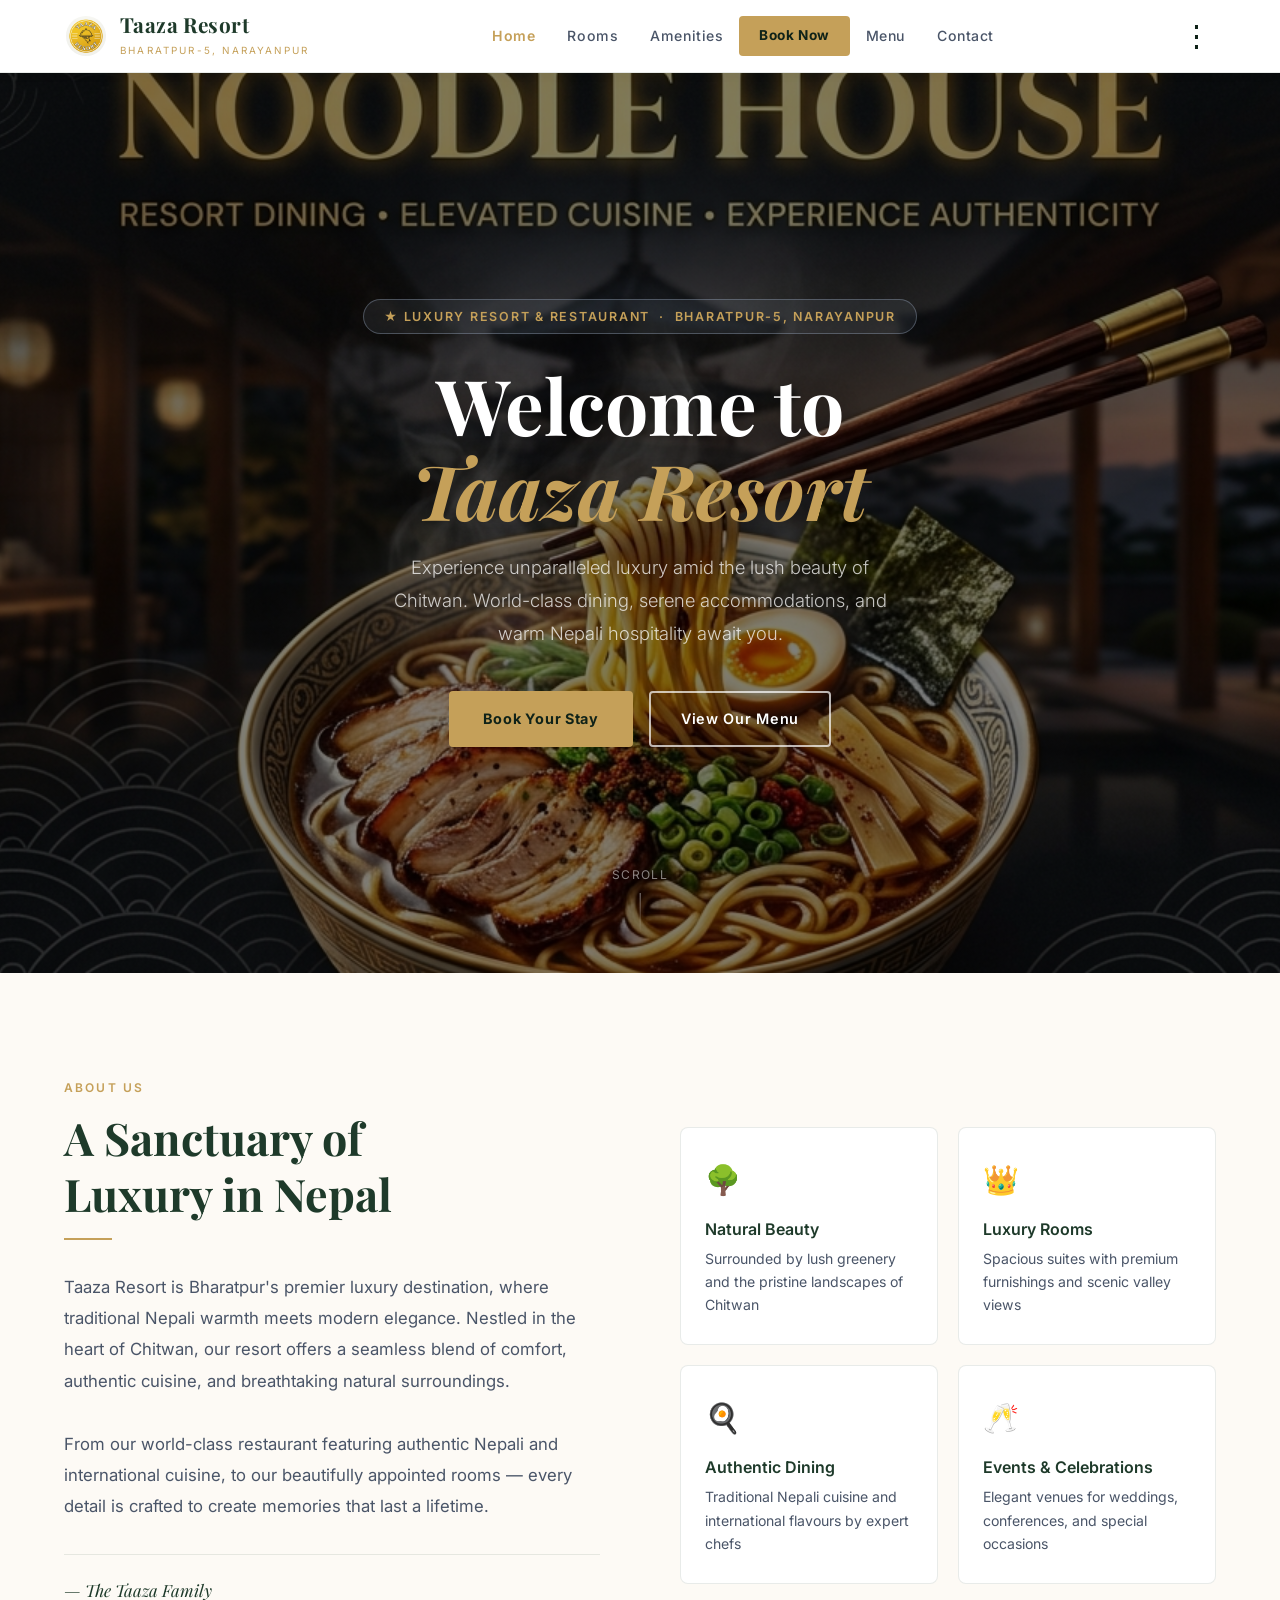
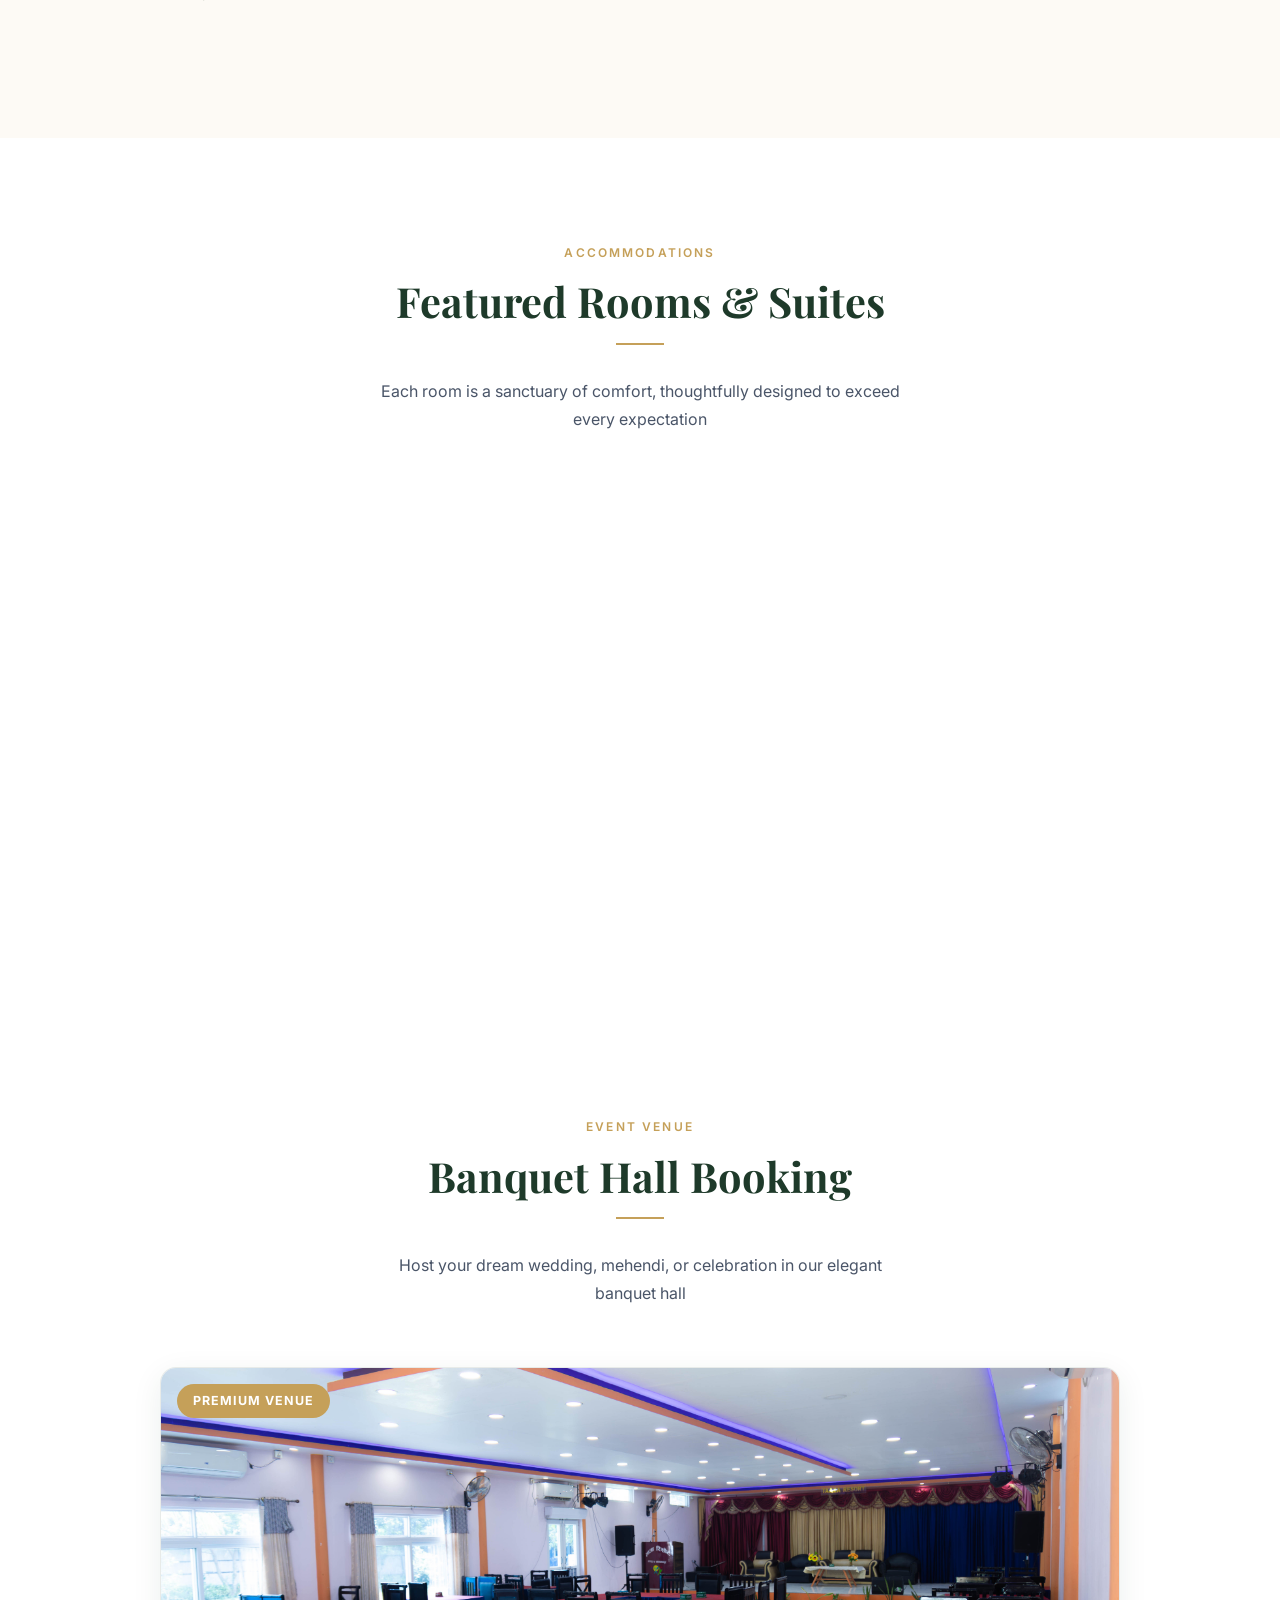
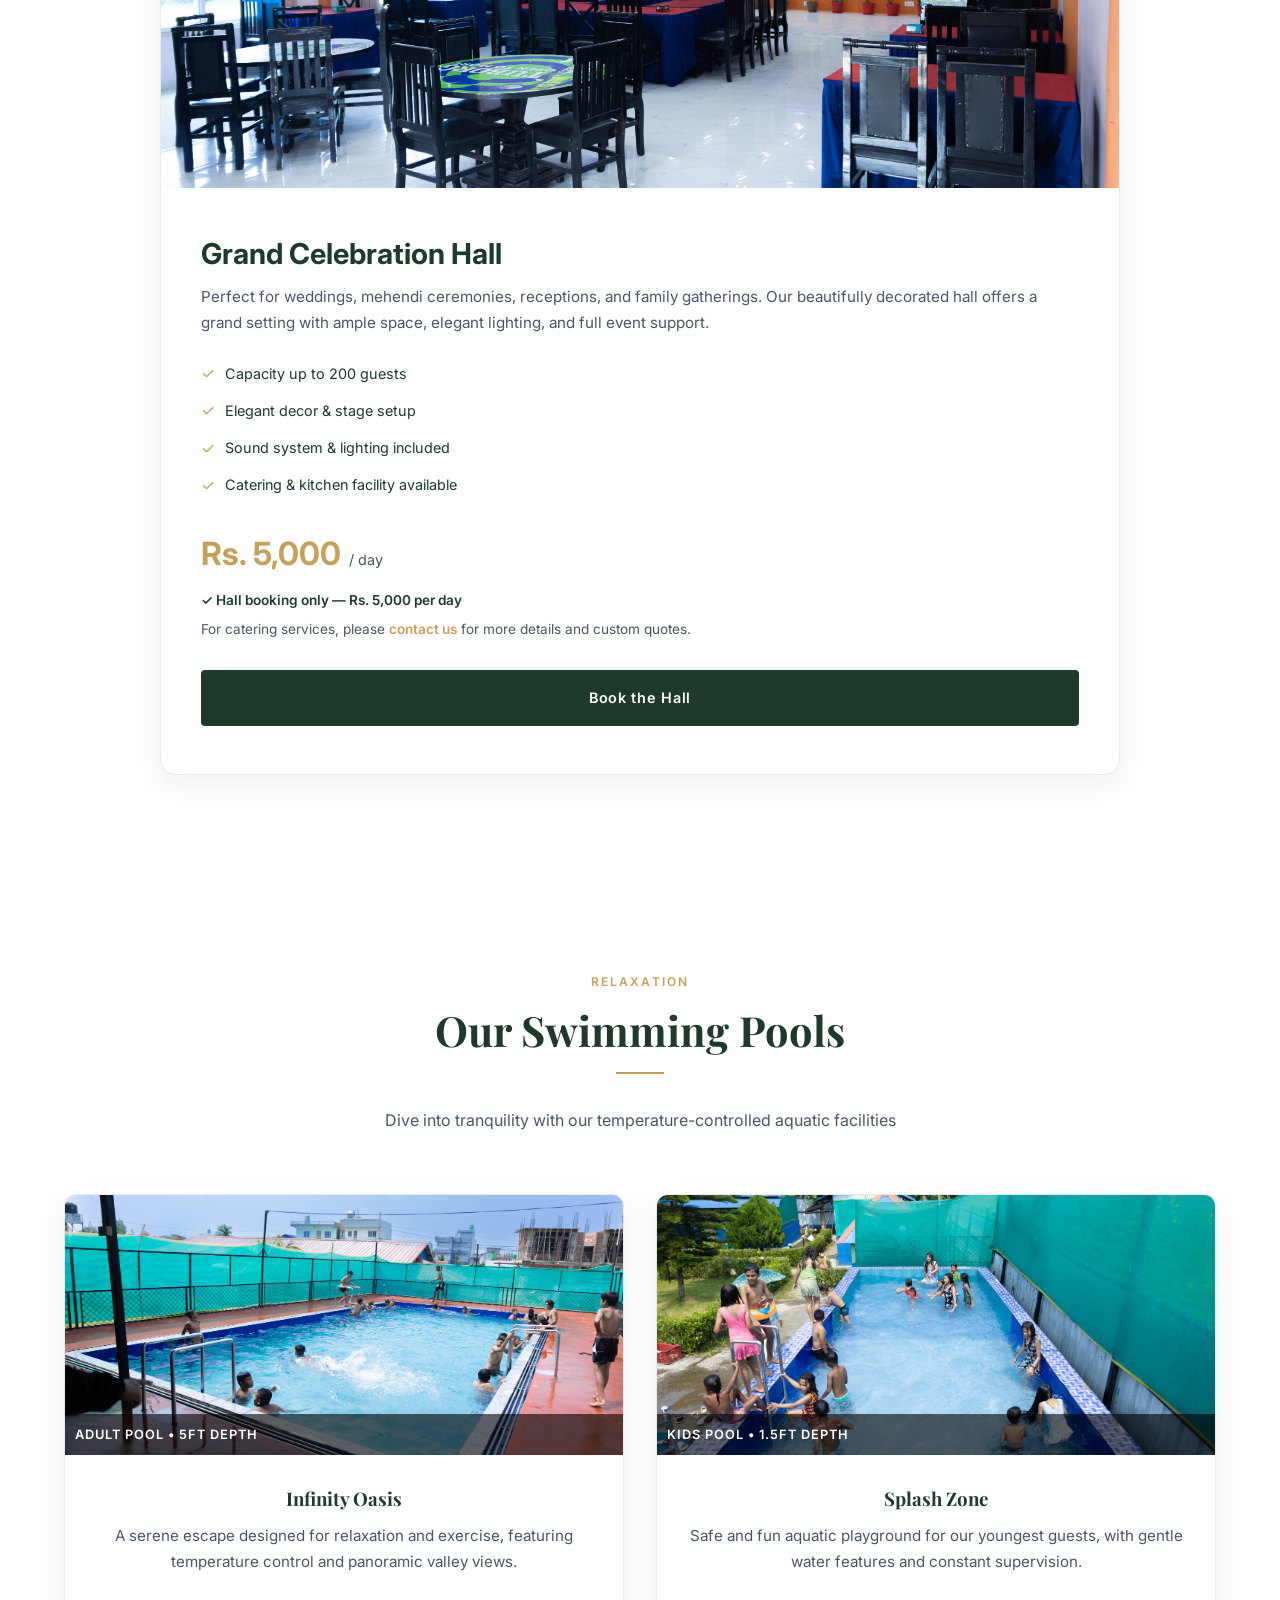
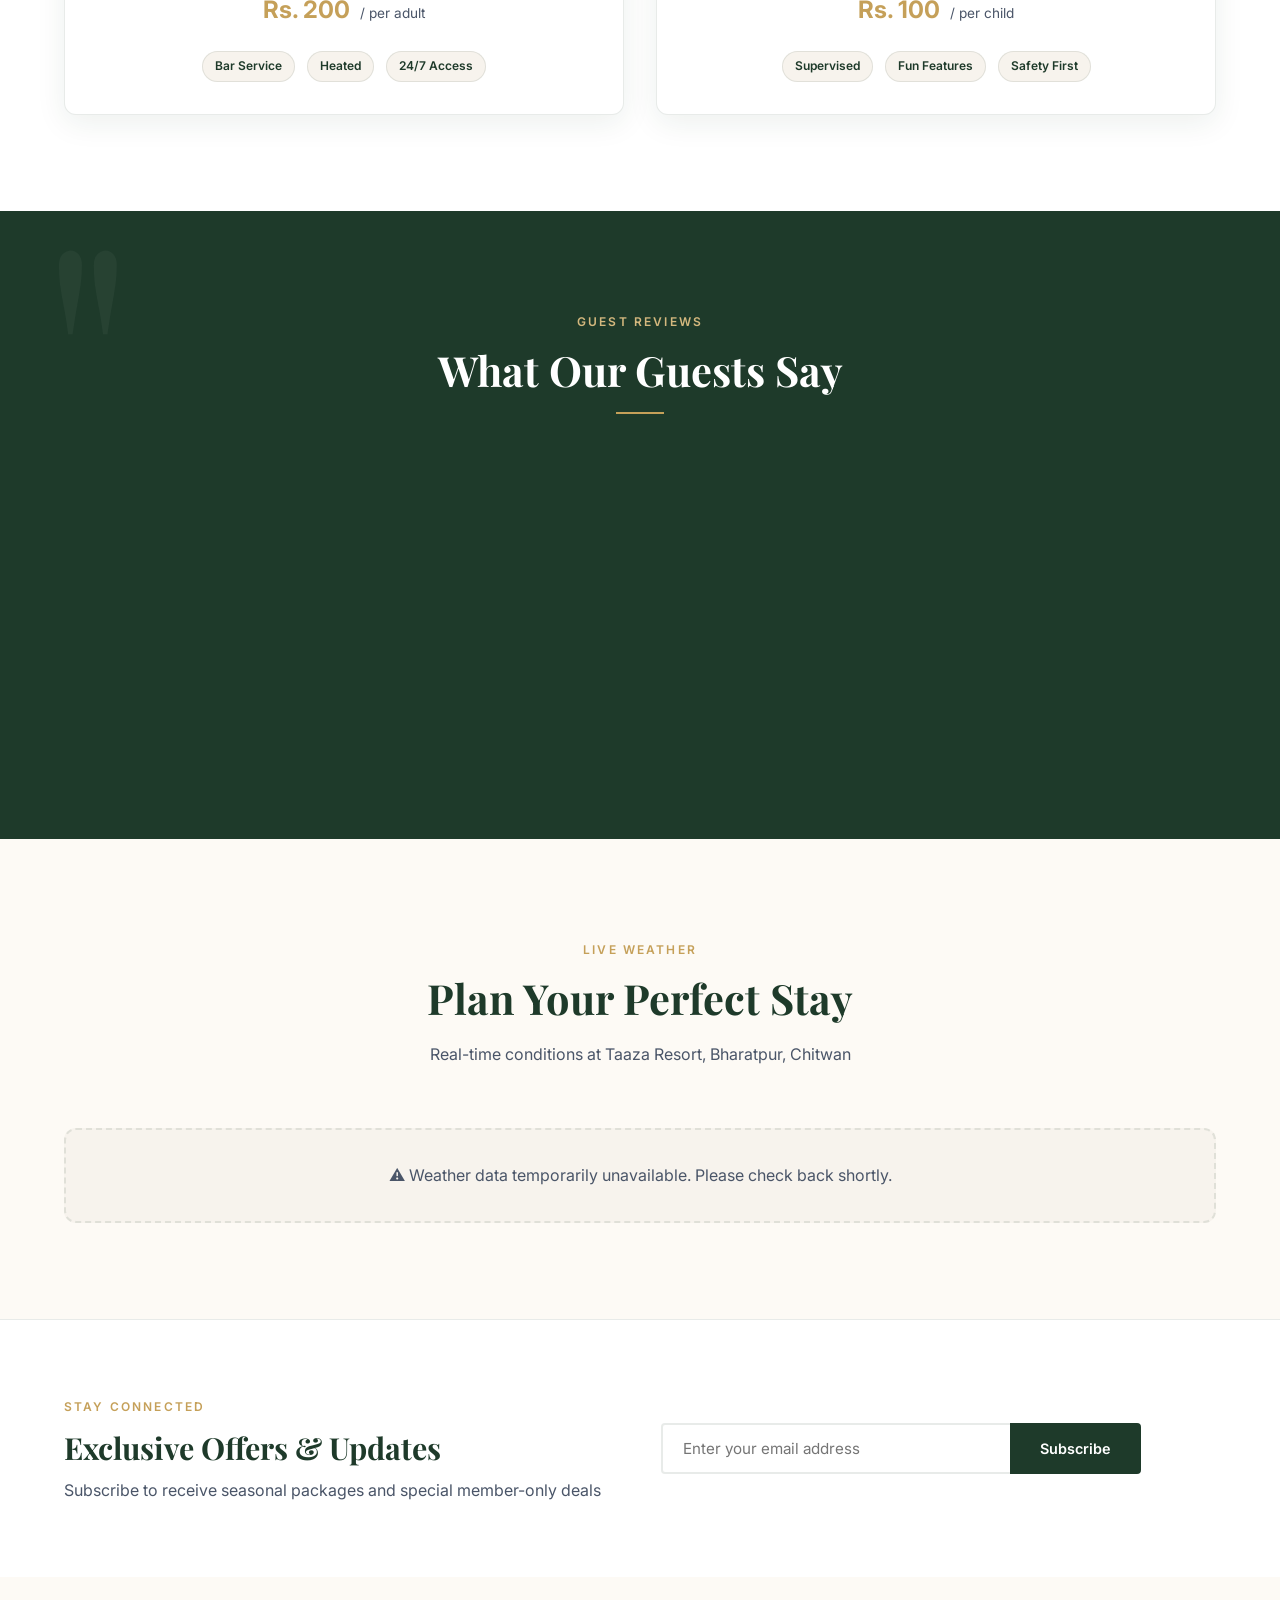
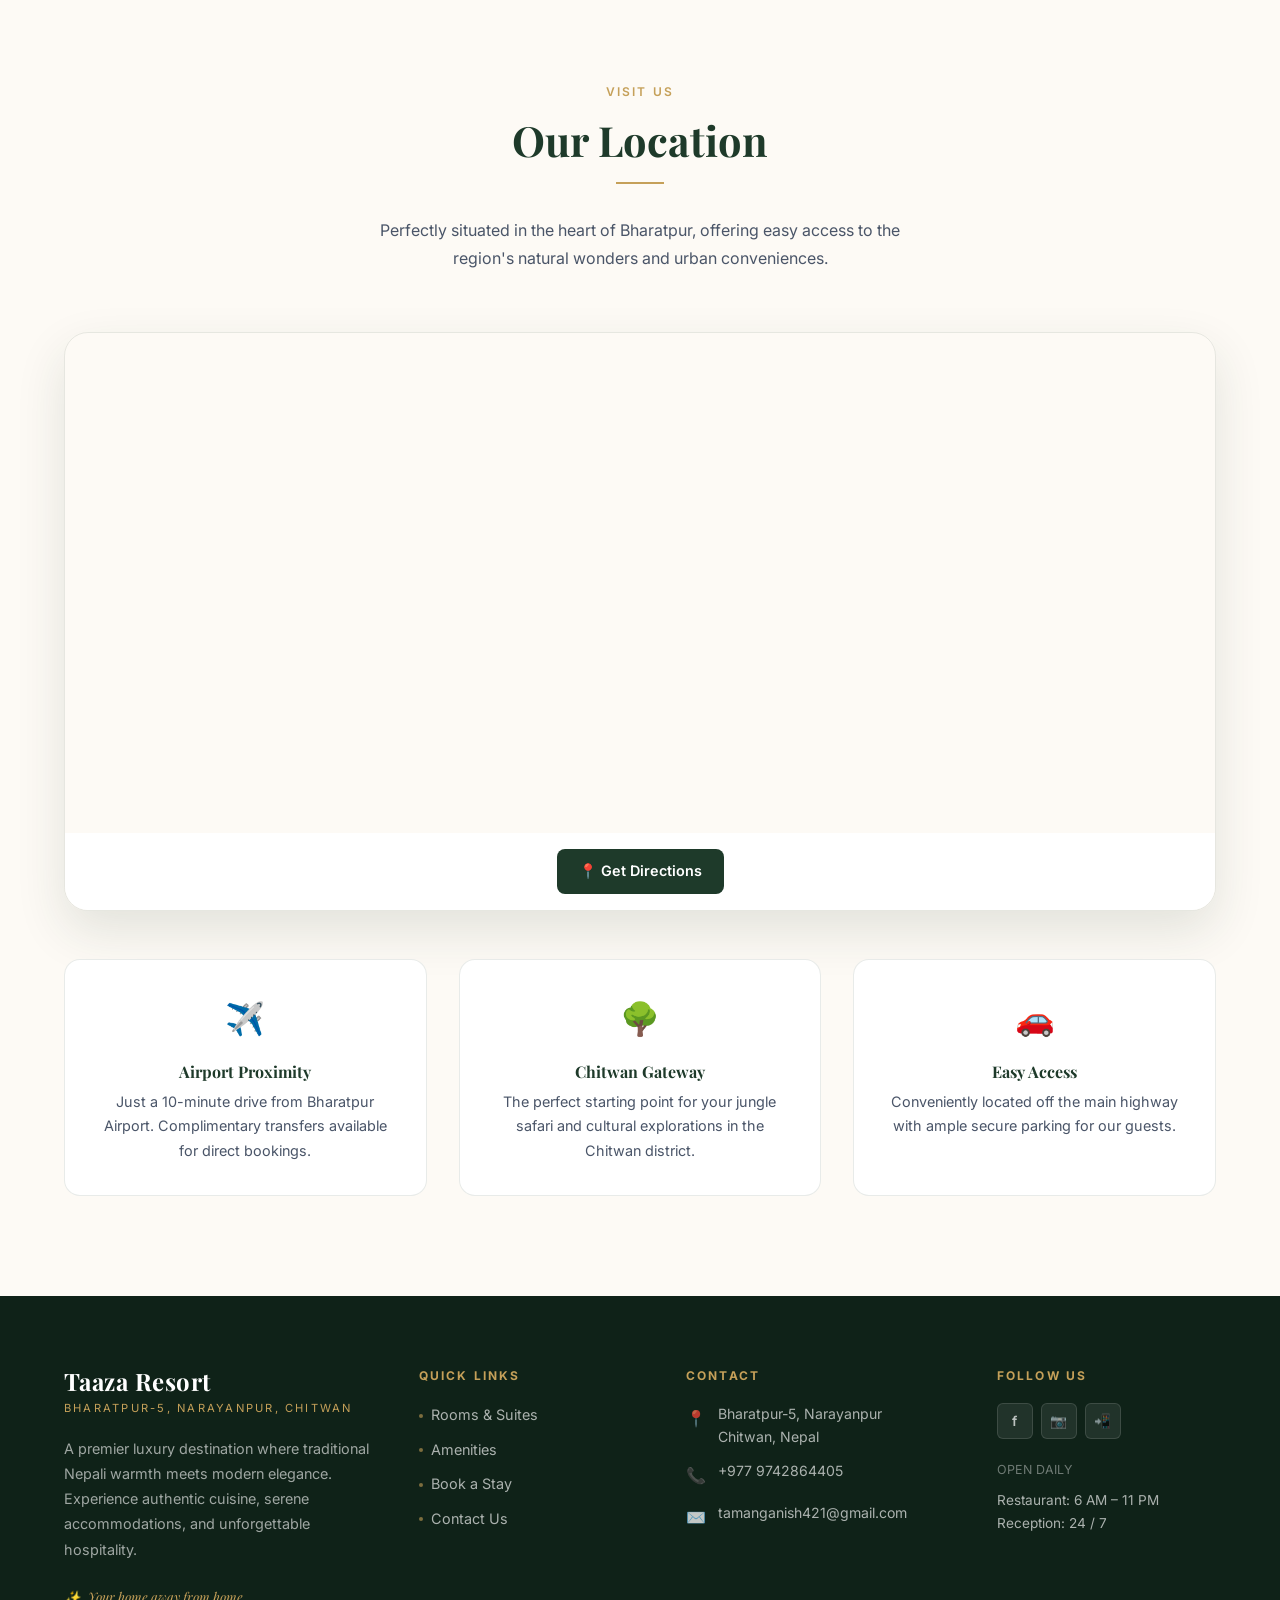
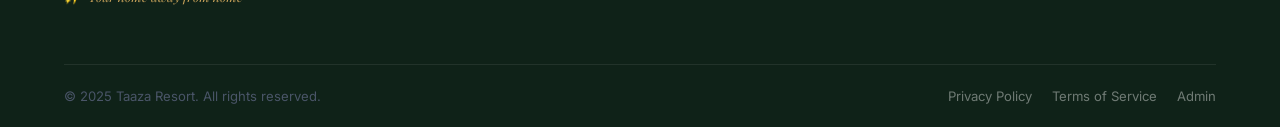
<file: index.html>
<!DOCTYPE html>
<html lang="en">
<head>
    <meta charset="UTF-8">
    <meta name="viewport" content="width=device-width, initial-scale=1.0">
    <meta name="google-site-verification" content="PlkDVgvlxzW-NFz5WGt85fNZY-r-pFvssn_JA14zbQw" />
    <title>Taaza Resort — Luxury Resort & Restaurant | Bharatpur, Chitwan, Nepal</title>
    <meta name="description" content="Taaza Resort is a luxury resort and restaurant in Bharatpur, Chitwan, Nepal. Enjoy world-class dining, comfortable rooms, swimming pool, and authentic Nepali hospitality.">
    <meta name="keywords" content="Taaza Resort, resort Bharatpur, hotel Chitwan Nepal, restaurant Bharatpur, luxury resort Nepal, Chitwan resort, taaza resort Nepal">
    <meta name="robots" content="index, follow">
    <link rel="canonical" href="https://www.taazaresort.com/">

    <!-- Open Graph -->
    <meta property="og:type" content="website">
    <meta property="og:url" content="https://www.taazaresort.com/">
    <meta property="og:title" content="Taaza Resort — Luxury Resort & Restaurant | Bharatpur, Nepal">
    <meta property="og:description" content="Experience luxury and authentic Nepali hospitality at Taaza Resort, Bharatpur, Chitwan. Fine dining, comfortable rooms, and a stunning swimming pool.">
    <meta property="og:image" content="https://www.taazaresort.com/images/logo-dark.png">
    <meta property="og:locale" content="en_US">
    <meta property="og:site_name" content="Taaza Resort">

    <!-- Twitter Card -->
    <meta name="twitter:card" content="summary_large_image">
    <meta name="twitter:title" content="Taaza Resort — Luxury Resort & Restaurant | Bharatpur, Nepal">
    <meta name="twitter:description" content="Experience luxury and authentic Nepali hospitality at Taaza Resort, Bharatpur, Chitwan.">
    <meta name="twitter:image" content="https://www.taazaresort.com/images/logo-dark.png">

    <!-- Local Business Schema -->
    <script type="application/ld+json">
    {
      "@context": "https://schema.org",
      "@type": "Resort",
      "name": "Taaza Resort",
      "description": "Luxury resort and restaurant in Bharatpur, Chitwan, Nepal offering fine dining, comfortable rooms, and a swimming pool.",
      "url": "https://www.taazaresort.com",
      "telephone": "+977-9742864405",
      "address": {
        "@type": "PostalAddress",
        "addressLocality": "Bharatpur",
        "addressRegion": "Chitwan",
        "addressCountry": "NP"
      },
      "geo": {
        "@type": "GeoCoordinates",
        "addressCountry": "NP"
      },
      "sameAs": [
        "https://www.facebook.com/TaazaResort"
      ],
      "servesCuisine": "Nepali, Continental",
      "amenityFeature": [
        {"@type": "LocationFeatureSpecification", "name": "Swimming Pool", "value": true},
        {"@type": "LocationFeatureSpecification", "name": "Restaurant", "value": true},
        {"@type": "LocationFeatureSpecification", "name": "Free WiFi", "value": true}
      ]
    }
    </script>

    <link rel="icon" href="images/logo-dark.png" type="image/png">
    <link rel="preconnect" href="https://fonts.googleapis.com">
    <link rel="preconnect" href="https://fonts.gstatic.com" crossorigin>
    <link href="https://fonts.googleapis.com/css2?family=Playfair+Display:ital,wght@0,400;0,500;0,600;0,700;1,400;1,600&family=Inter:wght@300;400;500;600;700&display=swap" rel="stylesheet">
    <link rel="stylesheet" href="css/style.css">
</head>
<body>

<!-- ===== NAVBAR ===== -->
<nav class="navbar">
    <div class="container">
        <a href="index.html" class="logo">
            <img src="images/logo-dark.png" alt="Taaza Resort" class="nav-logo" onerror="this.style.display='none'">
            <span>
                <span class="logo-text">Taaza Resort</span>
                <span class="logo-sub">Bharatpur-5, Narayanpur</span>
            </span>
        </a>

        <ul class="nav-links" id="navLinks">
            <li><a href="index.html" class="active">Home</a></li>
            <li><a href="rooms.html">Rooms</a></li>
            <li><a href="amenities.html">Amenities</a></li>
            <li class="nav-book"><a href="booking.html">Book Now</a></li>
            <li><a href="menu.html">Menu</a></li>
            <li><a href="contact.html">Contact</a></li>
            <li class="nav-admin-link"><a href="admin.html">&#x1F512; Admin</a></li>
        </ul>

        <div class="nav-dots-menu">
            <button class="hamburger" id="hamburger" onclick="toggleMobileMenu()" aria-label="Menu">
                <span></span>
                <span></span>
                <span></span>
            </button>
            <!-- 3-dots button -->
            <button class="dots-btn" onclick="toggleDotsMenu()" title="More options">&#8942;</button>
            <div class="dots-dropdown" id="dotsDropdown">
                <a href="index.html">&#x1F3E0; Home</a>
                <a href="rooms.html">&#x1F6CF;&#xFE0F; Rooms &amp; Suites</a>
                <a href="amenities.html">&#x2728; Amenities</a>
                <a href="menu.html">&#x1F374; Digital Menu</a>
                <a href="contact.html">&#x1F4DE; Contact Us</a>
                <div class="dropdown-divider"></div>
                <a href="admin.html" class="admin-link">&#x1F512; Admin Panel</a>
            </div>
        </div>
    </div>
</nav>

<!-- ===== HERO ===== -->
<section class="hero" id="hero">
    <div class="hero-bg-layer" id="heroBg"></div>
    <div class="hero-content" id="heroContent">
        <div class="hero-badge">&#x2605; Luxury Resort &amp; Restaurant &nbsp;&middot;&nbsp; Bharatpur-5, Narayanpur</div>
        <h1>Welcome to<br><em>Taaza Resort</em></h1>
        <p>Experience unparalleled luxury amid the lush beauty of Chitwan. World-class dining, serene accommodations, and warm Nepali hospitality await you.</p>
        <div class="hero-cta">
            <a href="booking.html" class="btn-gold">Book Your Stay</a>
            <a href="menu.html" class="btn-outline">View Our Menu</a>
        </div>
    </div>
    <div class="hero-scroll">Scroll</div>
</section>

<!-- ===== ABOUT ===== -->
<section class="about" id="about">
    <div class="container">
        <div class="about-text">
            <span class="section-label">About Us</span>
            <h2>A Sanctuary of<br>Luxury in Nepal</h2>
            <span class="gold-divider"></span>
            <p>Taaza Resort is Bharatpur's premier luxury destination, where traditional Nepali warmth meets modern elegance. Nestled in the heart of Chitwan, our resort offers a seamless blend of comfort, authentic cuisine, and breathtaking natural surroundings.</p>
            <p>From our world-class restaurant featuring authentic Nepali and international cuisine, to our beautifully appointed rooms — every detail is crafted to create memories that last a lifetime.</p>
            <p class="signature">— The Taaza Family</p>
        </div>
        <div class="about-grid">
            <div class="about-card">
                <span class="icon">&#x1F333;</span>
                <h3>Natural Beauty</h3>
                <p>Surrounded by lush greenery and the pristine landscapes of Chitwan</p>
            </div>
            <div class="about-card">
                <span class="icon">&#x1F451;</span>
                <h3>Luxury Rooms</h3>
                <p>Spacious suites with premium furnishings and scenic valley views</p>
            </div>
            <div class="about-card">
                <span class="icon">&#x1F373;</span>
                <h3>Authentic Dining</h3>
                <p>Traditional Nepali cuisine and international flavours by expert chefs</p>
            </div>
            <div class="about-card">
                <span class="icon">&#x1F942;</span>
                <h3>Events & Celebrations</h3>
                <p>Elegant venues for weddings, conferences, and special occasions</p>
            </div>
        </div>
    </div>
</section>

<!-- ===== FEATURED ROOMS ===== -->
<section class="featured-rooms">
    <div class="container">
        <div class="section-header">
            <span class="section-label">Accommodations</span>
            <h2>Featured Rooms &amp; Suites</h2>
            <span class="gold-divider center"></span>
            <p>Each room is a sanctuary of comfort, thoughtfully designed to exceed every expectation</p>
        </div>
        <div class="rooms-grid" style="grid-template-columns: repeat(auto-fit, minmax(320px, 1fr)); max-width: 560px; margin: 0 auto;">
            <div class="room-card">
                <div class="room-image" style="background: url('images/room-deluxe.jpg') center/cover no-repeat;"></div>
                <div class="room-card-body">
                    <h3>AC Room</h3>
                    <p>Spacious room with premium furnishings, private balcony and valley views</p>
                    <span class="price">Rs. 1,500 <span>/ night</span></span>
                    <a href="rooms.html" class="btn">View Details</a>
                </div>
            </div>
        </div>
    </div>
</section>

<!-- ===== HALL BOOKING ===== -->
<section class="hall-section" style="background: var(--cream); padding: 96px 0;">
    <div class="container">
        <div class="section-header">
            <span class="section-label">Event Venue</span>
            <h2>Banquet Hall Booking</h2>
            <span class="gold-divider center"></span>
            <p>Host your dream wedding, mehendi, or celebration in our elegant banquet hall</p>
        </div>
        <div class="hall-card" style="max-width: 960px; margin: 48px auto 0; background: var(--white); border-radius: 16px; overflow: hidden; box-shadow: var(--shadow-md); border: 1px solid var(--border);">
            <div class="hall-card-image" style="position: relative; max-height: 420px; overflow: hidden;">
                <img src="images/hall-wedding.jpg" alt="Grand Celebration Hall" style="width: 100%; height: 420px; object-fit: cover; object-position: center; display: block;">
                <div style="position: absolute; top: 16px; left: 16px; background: var(--gold); color: #fff; padding: 6px 16px; border-radius: 50px; font-size: 0.78rem; font-weight: 700; letter-spacing: 1px; text-transform: uppercase;">Premium Venue</div>
            </div>
            <div class="hall-card-content" style="padding: 48px 40px; display: flex; flex-direction: column; justify-content: center;">
                <h3 style="font-family: var(--font-serif); font-size: 1.8rem; color: var(--dark); margin-bottom: 12px;">Grand Celebration Hall</h3>
                <p style="color: var(--mid); font-size: 0.95rem; line-height: 1.7; margin-bottom: 24px;">Perfect for weddings, mehendi ceremonies, receptions, and family gatherings. Our beautifully decorated hall offers a grand setting with ample space, elegant lighting, and full event support.</p>
                <div style="display: flex; flex-direction: column; gap: 10px; margin-bottom: 28px;">
                    <div style="display: flex; align-items: center; gap: 10px; font-size: 0.9rem; color: var(--dark);">
                        <span style="color: var(--gold); font-size: 1rem;">&#10003;</span> Capacity up to 200 guests
                    </div>
                    <div style="display: flex; align-items: center; gap: 10px; font-size: 0.9rem; color: var(--dark);">
                        <span style="color: var(--gold); font-size: 1rem;">&#10003;</span> Elegant decor &amp; stage setup
                    </div>
                    <div style="display: flex; align-items: center; gap: 10px; font-size: 0.9rem; color: var(--dark);">
                        <span style="color: var(--gold); font-size: 1rem;">&#10003;</span> Sound system &amp; lighting included
                    </div>
                    <div style="display: flex; align-items: center; gap: 10px; font-size: 0.9rem; color: var(--dark);">
                        <span style="color: var(--gold); font-size: 1rem;">&#10003;</span> Catering &amp; kitchen facility available
                    </div>
                </div>
                <div style="display: flex; align-items: baseline; gap: 8px; margin-bottom: 8px;">
                    <span style="font-family: var(--font-serif); font-size: 2rem; font-weight: 700; color: var(--gold);">Rs. 5,000</span>
                    <span style="font-size: 0.9rem; color: var(--mid);">/ day</span>
                </div>
                <p style="font-size: 0.85rem; color: var(--green); font-weight: 600; margin-bottom: 6px;">&#10003; Hall booking only — Rs. 5,000 per day</p>
                <p style="font-size: 0.85rem; color: var(--mid); margin-bottom: 28px;">For catering services, please <a href="contact.html" style="color: var(--gold); font-weight: 600; text-decoration: none;">contact us</a> for more details and custom quotes.</p>
                <a href="booking.html" class="btn-primary" style="text-align: center; text-decoration: none; display: inline-block;">Book the Hall</a>
            </div>
        </div>
    </div>
</section>

<!-- ===== SWIMMING POOLS ===== -->
<section class="pools-section" id="pools" style="background: var(--cream); padding: 96px 0;">
    <div class="container">
        <div class="section-header">
            <span class="section-label">Relaxation</span>
            <h2>Our Swimming Pools</h2>
            <span class="gold-divider center"></span>
            <p>Dive into tranquility with our temperature-controlled aquatic facilities</p>
        </div>
        <div class="pools-grid" style="display: grid; grid-template-columns: repeat(auto-fit, minmax(320px, 1fr)); gap: 32px; margin-top: 48px;">
            <!-- Adult Pool -->
            <div class="pool-card" style="background: var(--white); border-radius: 12px; overflow: hidden; box-shadow: var(--shadow-md); transition: var(--transition); border: 1px solid var(--border);">
                <div class="pool-image" style="height: 260px; background: url('images/pool-adult.jpg') center/cover no-repeat; position: relative;">
                    <div style="position: absolute; bottom: 0; left: 0; right: 0; background: rgba(0,0,0,0.6); padding: 10px; color: white; font-size: 0.8rem; font-weight: 600; text-transform: uppercase; letter-spacing: 1px;">Adult Pool &bull; 5ft Depth</div>
                </div>
                <div class="pool-body" style="padding: 32px; text-align: center;">
                    <h3 style="margin-bottom: 12px;">Infinity Oasis</h3>
                    <p style="margin-bottom: 16px; font-size: 0.95rem; color: var(--mid);">A serene escape designed for relaxation and exercise, featuring temperature control and panoramic valley views.</p>
                    <div style="margin-bottom: 20px;">
                        <span style="font-size: 1.5rem; font-weight: 700; color: var(--gold); font-family: var(--font-serif);">Rs. 200</span>
                        <span style="font-size: 0.85rem; color: var(--mid); margin-left: 6px;">/ per adult</span>
                    </div>
                    <div style="display: flex; justify-content: center; gap: 12px; flex-wrap: wrap;">
                        <span style="background: var(--ivory); padding: 4px 12px; border-radius: 50px; font-size: 0.75rem; font-weight: 600; color: var(--green); border: 1px solid var(--border);">Bar Service</span>
                        <span style="background: var(--ivory); padding: 4px 12px; border-radius: 50px; font-size: 0.75rem; font-weight: 600; color: var(--green); border: 1px solid var(--border);">Heated</span>
                        <span style="background: var(--ivory); padding: 4px 12px; border-radius: 50px; font-size: 0.75rem; font-weight: 600; color: var(--green); border: 1px solid var(--border);">24/7 Access</span>
                    </div>
                </div>
            </div>
            <!-- Kids Pool -->
            <div class="pool-card" style="background: var(--white); border-radius: 12px; overflow: hidden; box-shadow: var(--shadow-md); transition: var(--transition); border: 1px solid var(--border);">
                <div class="pool-image" style="height: 260px; background: url('images/pool-kids.jpg') center/cover no-repeat; position: relative;">
                    <div style="position: absolute; bottom: 0; left: 0; right: 0; background: rgba(0,0,0,0.6); padding: 10px; color: white; font-size: 0.8rem; font-weight: 600; text-transform: uppercase; letter-spacing: 1px;">Kids Pool &bull; 1.5ft Depth</div>
                </div>
                <div class="pool-body" style="padding: 32px; text-align: center;">
                    <h3 style="margin-bottom: 12px;">Splash Zone</h3>
                    <p style="margin-bottom: 16px; font-size: 0.95rem; color: var(--mid);">Safe and fun aquatic playground for our youngest guests, with gentle water features and constant supervision.</p>
                    <div style="margin-bottom: 20px;">
                        <span style="font-size: 1.5rem; font-weight: 700; color: var(--gold); font-family: var(--font-serif);">Rs. 100</span>
                        <span style="font-size: 0.85rem; color: var(--mid); margin-left: 6px;">/ per child</span>
                    </div>
                    <div style="display: flex; justify-content: center; gap: 12px; flex-wrap: wrap;">
                        <span style="background: var(--ivory); padding: 4px 12px; border-radius: 50px; font-size: 0.75rem; font-weight: 600; color: var(--green); border: 1px solid var(--border);">Supervised</span>
                        <span style="background: var(--ivory); padding: 4px 12px; border-radius: 50px; font-size: 0.75rem; font-weight: 600; color: var(--green); border: 1px solid var(--border);">Fun Features</span>
                        <span style="background: var(--ivory); padding: 4px 12px; border-radius: 50px; font-size: 0.75rem; font-weight: 600; color: var(--green); border: 1px solid var(--border);">Safety First</span>
                    </div>
                </div>
            </div>
        </div>
    </div>
</section>

<!-- ===== TESTIMONIALS ===== -->
<section class="testimonials">
    <div class="container">
        <div class="section-header">
            <span class="section-label">Guest Reviews</span>
            <h2>What Our Guests Say</h2>
            <span class="gold-divider center"></span>
        </div>
        <div class="testimonials-grid">
            <div class="testimonial">
                <span class="stars">&#x2605;&#x2605;&#x2605;&#x2605;&#x2605;</span>
                <p>"Taaza Resort exceeded all our expectations. The food is absolutely exceptional and the staff made us feel like royalty throughout our stay."</p>
                <span class="author">— Suvesh Tamang</span>
            </div>
            <div class="testimonial">
                <span class="stars">&#x2605;&#x2605;&#x2605;&#x2605;&#x2605;</span>
                <p>"परिवारसँगको छुट्टीका लागि उत्तम स्थान। नेपाली भोजन धेरै स्वादिलो र साँच्चिकै हो। कोठाहरू प्रशस्त र दृश्यहरू साँच्चै नै मनमोहक छन्।"</p>
                <span class="author">— Romika Shrestha</span>
            </div>
            <div class="testimonial">
                <span class="stars">&#x2605;&#x2605;&#x2605;&#x2605;&#x2605;</span>
                <p>"Exceptional hospitality in the truest sense. From the warm welcome to the farewell, every moment at Taaza was memorable. Will definitely return!"</p>
                <span class="author">— Shweta Dhungana</span>
            </div>
        </div>
    </div>
</section>

<!-- ===== WEATHER ===== -->
<section class="weather-section section-pad" id="weather">
    <div class="container">
        <div class="section-header">
            <span class="section-label">Live Weather</span>
            <h2>Plan Your Perfect Stay</h2>
            <p class="section-subtitle">Real-time conditions at Taaza Resort, Bharatpur, Chitwan</p>
        </div>
        <div id="weatherMain">
            <div class="weather-loading">
                <div class="weather-skeleton-pulse"></div>
                <p>Fetching live weather for Bharatpur, Chitwan&hellip;</p>
            </div>
        </div>
    </div>
</section>

<!-- ===== NEWSLETTER ===== -->
<section class="newsletter">
    <div class="container">
        <div class="newsletter-text">
            <span class="section-label">Stay Connected</span>
            <h2>Exclusive Offers &amp; Updates</h2>
            <p>Subscribe to receive seasonal packages and special member-only deals</p>
        </div>
        <form class="newsletter-form" onsubmit="handleNewsletter(event)">
            <input type="email" placeholder="Enter your email address" required>
            <button type="submit">Subscribe</button>
        </form>
    </div>
</section>

<!-- ===== LOCATION MAP ===== -->
<section class="location-map-section" style="padding: 100px 0; background: var(--sand);">
    <div class="container">
        <div class="section-header">
            <span class="section-label">Visit Us</span>
            <h2>Our Location</h2>
            <span class="gold-divider center"></span>
            <p>Perfectly situated in the heart of Bharatpur, offering easy access to the region's natural wonders and urban conveniences.</p>
        </div>
        <div class="map-wrapper" style="border-radius:24px; overflow:hidden; border:1px solid var(--border); box-shadow: var(--shadow-lg); margin-top: 48px;">
            <iframe
                src="https://maps.google.com/maps?q=MC43%2BH28,+Unnamed+Road,+Bharatpur+44207,+Nepal&t=&z=17&ie=UTF8&iwloc=&output=embed"
                width="100%"
                height="500"
                style="border:0; display:block;"
                allowfullscreen=""
                loading="lazy"
                referrerpolicy="no-referrer-when-downgrade">
            </iframe>
            <div style="text-align:center; padding: 16px; background: var(--white);">
                <a href="https://www.google.com/maps/search/?api=1&query=MC43%2BH28+Bharatpur+44207+Nepal" target="_blank" rel="noopener noreferrer" style="display:inline-flex; align-items:center; gap:8px; background:var(--green); color:#fff; text-decoration:none; padding:10px 22px; border-radius:8px; font-size:0.9rem; font-weight:600;">&#x1F4CD; Get Directions</a>
            </div>
        </div>
        <div class="location-details-grid" style="display: grid; grid-template-columns: repeat(auto-fit, minmax(280px, 1fr)); gap: 32px; margin-top: 48px;">
            <div class="loc-detail-card" style="background: var(--white); padding: 32px; border-radius: 16px; border: 1px solid var(--border); text-align: center;">
                <div style="font-size: 2rem; margin-bottom: 16px;">&#x2708;&#xFE0F;</div>
                <h4 style="margin-bottom: 8px;">Airport Proximity</h4>
                <p style="font-size: 0.9rem; color: var(--text-muted);">Just a 10-minute drive from Bharatpur Airport. Complimentary transfers available for direct bookings.</p>
            </div>
            <div class="loc-detail-card" style="background: var(--white); padding: 32px; border-radius: 16px; border: 1px solid var(--border); text-align: center;">
                <div style="font-size: 2rem; margin-bottom: 16px;">&#x1F333;</div>
                <h4 style="margin-bottom: 8px;">Chitwan Gateway</h4>
                <p style="font-size: 0.9rem; color: var(--text-muted);">The perfect starting point for your jungle safari and cultural explorations in the Chitwan district.</p>
            </div>
            <div class="loc-detail-card" style="background: var(--white); padding: 32px; border-radius: 16px; border: 1px solid var(--border); text-align: center;">
                <div style="font-size: 2rem; margin-bottom: 16px;">&#x1F697;</div>
                <h4 style="margin-bottom: 8px;">Easy Access</h4>
                <p style="font-size: 0.9rem; color: var(--text-muted);">Conveniently located off the main highway with ample secure parking for our guests.</p>
            </div>
        </div>
    </div>
</section>

<!-- ===== FOOTER ===== -->
<footer class="footer">
    <div class="container">
        <div class="footer-content">
            <div class="footer-brand">
                <span class="logo-text">Taaza Resort</span>
                <span class="logo-sub">Bharatpur-5, Narayanpur, Chitwan</span>
                <p>A premier luxury destination where traditional Nepali warmth meets modern elegance. Experience authentic cuisine, serene accommodations, and unforgettable hospitality.</p>
                <div class="footer-tagline">
                    <span>&#x2728;</span>
                    <span>Your home away from home</span>
                </div>
            </div>
            <div class="footer-section">
                <h4>Quick Links</h4>
                <ul>
                    <li><a href="rooms.html">Rooms &amp; Suites</a></li>
                    <li><a href="amenities.html">Amenities</a></li>
                    <li><a href="booking.html">Book a Stay</a></li>
                    <li><a href="contact.html">Contact Us</a></li>
                </ul>
            </div>
            <div class="footer-section">
                <h4>Contact</h4>
                <div class="footer-contact-item">
                    <span class="ico">&#x1F4CD;</span>
                    <p>Bharatpur-5, Narayanpur<br>Chitwan, Nepal</p>
                </div>
                <div class="footer-contact-item">
                    <span class="ico">&#x1F4DE;</span>
                    <p>+977 9742864405</p>
                </div>
                <div class="footer-contact-item">
                    <span class="ico">&#x2709;&#xFE0F;</span>
                    <p>tamanganish421@gmail.com</p>
                </div>
            </div>
            <div class="footer-section">
                <h4>Follow Us</h4>
                <div class="social-links" style="flex-wrap:wrap;gap:8px;margin-bottom:20px">
                    <a href="https://www.facebook.com/TaazaResort" target="_blank" rel="noopener noreferrer" title="Facebook">f</a>
                    <a href="https://www.instagram.com/anish.tamang" target="_blank" rel="noopener noreferrer" title="Instagram">&#x1F4F7;</a>
                    <a href="https://wa.me/9779742864405" target="_blank" rel="noopener noreferrer" title="WhatsApp">&#x1F4F2;</a>
                </div>
                <div style="margin-top:16px">
                    <p style="font-size:0.78rem;color:rgba(255,255,255,0.4);font-family:'Inter',sans-serif;margin-bottom:8px;">OPEN DAILY</p>
                    <p style="font-size:0.85rem;color:rgba(255,255,255,0.65);font-family:'Inter',sans-serif;margin:0">Restaurant: 6 AM &ndash; 11 PM</p>
                    <p style="font-size:0.85rem;color:rgba(255,255,255,0.65);font-family:'Inter',sans-serif;margin:0">Reception: 24 / 7</p>
                </div>
            </div>
        </div>
        <div class="footer-bottom">
            <p>&copy; 2025 Taaza Resort. All rights reserved.</p>
            <div class="footer-bottom-links">
                <a href="privacy.html">Privacy Policy</a>
                <a href="terms.html">Terms of Service</a>
                <a href="admin.html">Admin</a>
            </div>
        </div>
    </div>
</footer>

<div class="cart-toast" id="cartToast"></div>
<script src="js/script.js"></script>
<script src="js/weather.js"></script>
<script>document.addEventListener('DOMContentLoaded', initWeatherSection);</script>

<nav class="mobile-btm-nav">
  <a href="index.html" class="active"><span class="mbn-icon">🏠</span>Home</a>
  <a href="rooms.html"><span class="mbn-icon">🛏️</span>Rooms</a>
  <a href="booking.html"><span class="mbn-icon">📅</span>Book</a>
  <a href="menu.html"><span class="mbn-icon">🍽️</span>Menu</a>
  <a href="contact.html"><span class="mbn-icon">📞</span>Contact</a>
</nav>
</body>
</html>
</file>
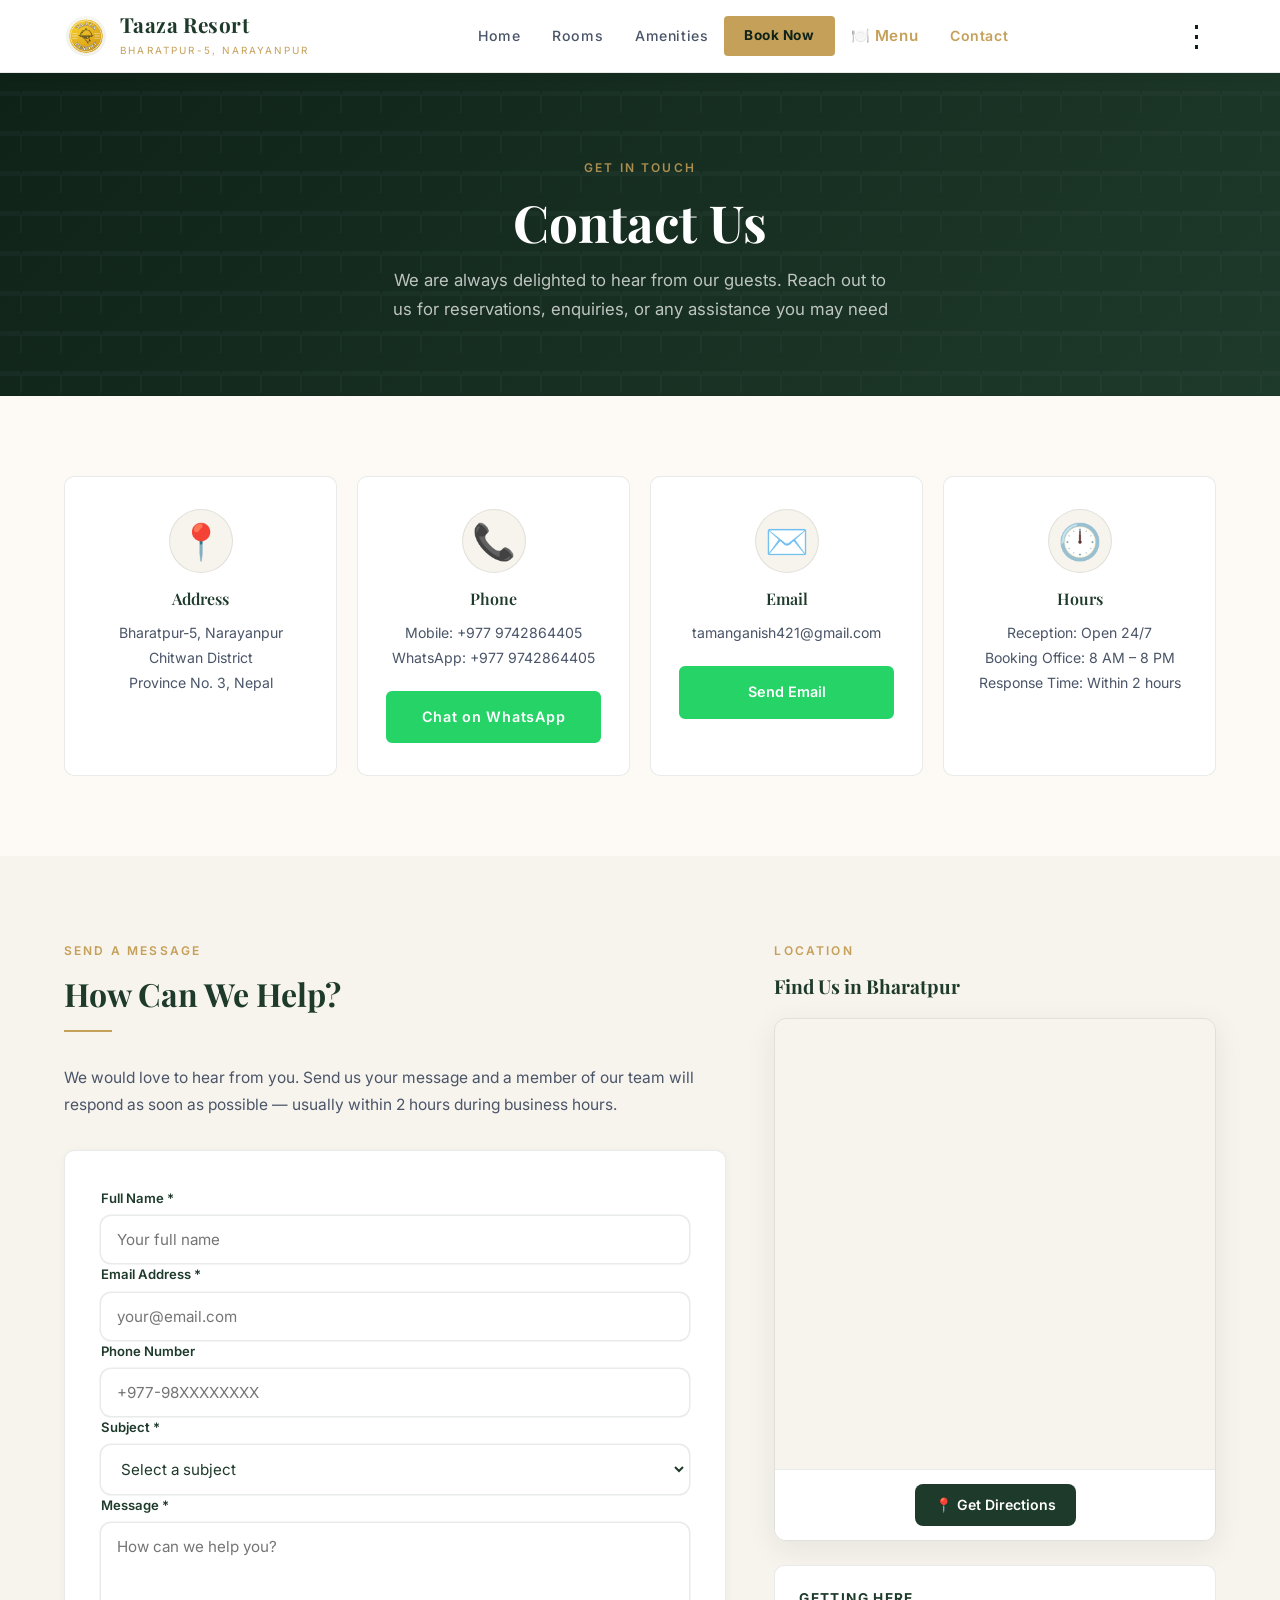
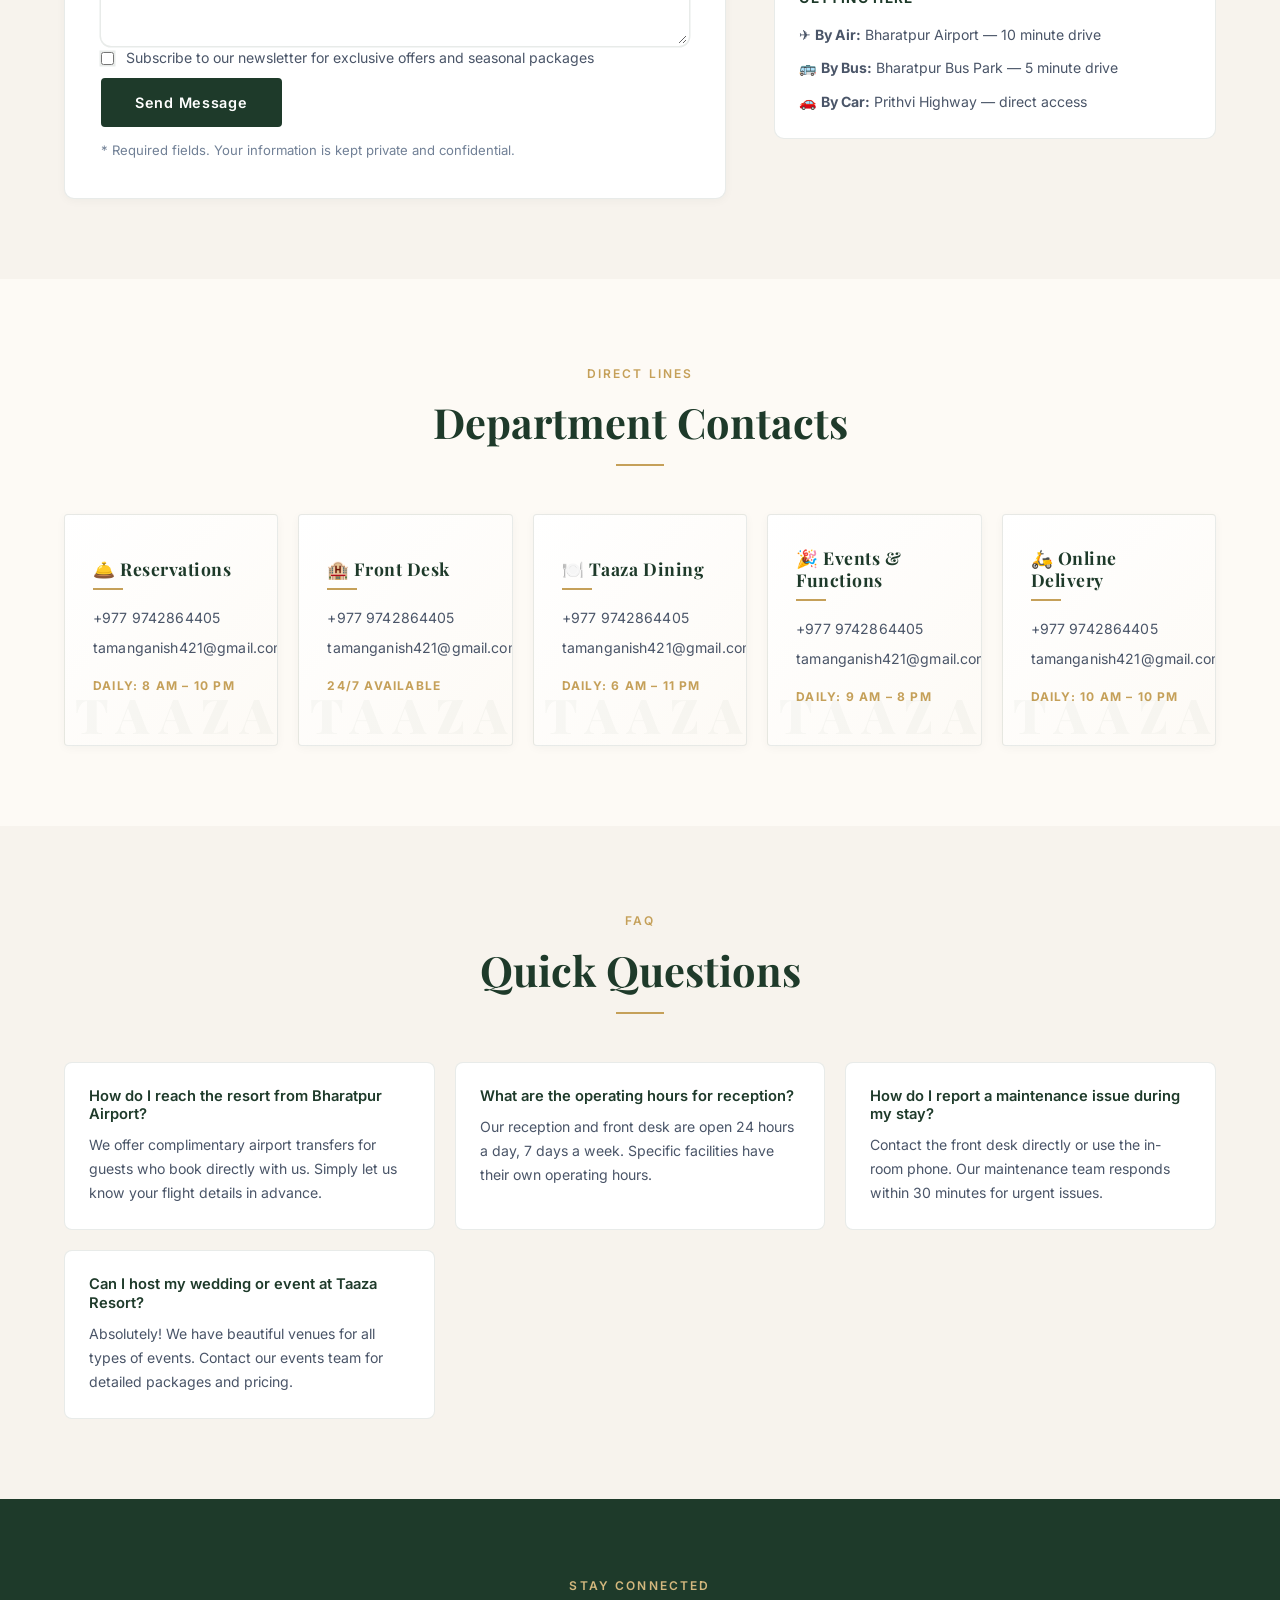
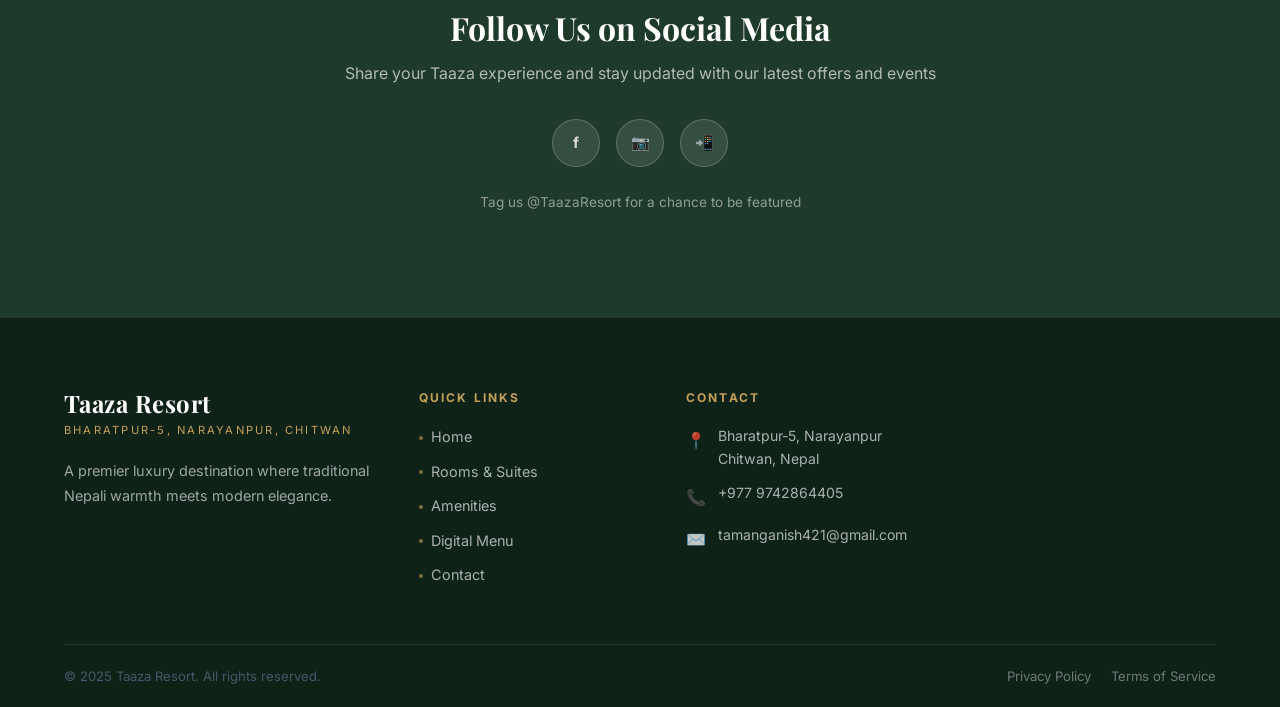
<file: contact.html>
<!DOCTYPE html>
<html lang="en">
<head>
    <meta charset="UTF-8">
    <meta name="viewport" content="width=device-width, initial-scale=1.0">
    <title>Contact Us — Taaza Resort | Bharatpur, Nepal</title>
    <link rel="icon" href="images/logo-dark.png" type="image/png">
    <link rel="preconnect" href="https://fonts.googleapis.com">
    <link rel="preconnect" href="https://fonts.gstatic.com" crossorigin>
    <link href="https://fonts.googleapis.com/css2?family=Playfair+Display:ital,wght@0,400;0,500;0,600;0,700;1,400&family=Inter:wght@300;400;500;600;700&display=swap" rel="stylesheet">
    <link rel="stylesheet" href="css/style.css">
</head>
<body>

<!-- ===== NAVBAR ===== -->
<nav class="navbar">
    <div class="container">
        <a href="index.html" class="logo">
            <img src="images/logo-dark.png" alt="Taaza Resort" class="nav-logo" onerror="this.style.display='none'">
            <span>
                <span class="logo-text">Taaza Resort</span>
                <span class="logo-sub">Bharatpur-5, Narayanpur</span>
            </span>
        </a>
        <ul class="nav-links" id="navLinks">
            <li><a href="index.html">Home</a></li>
            <li><a href="rooms.html">Rooms</a></li>
            <li><a href="amenities.html">Amenities</a></li>
            <li class="nav-book"><a href="booking.html">Book Now</a></li>
            <li><a href="menu.html" class="nav-menu">🍽️ Menu</a></li>
            <li><a href="contact.html" class="active">Contact</a></li>
            <li class="nav-admin-link"><a href="admin.html">&#x1F512; Admin</a></li>
        </ul>
        <div class="nav-dots-menu">
            <button class="hamburger" id="hamburger" onclick="toggleMobileMenu()" aria-label="Menu">
                <span></span>
                <span></span>
                <span></span>
            </button>
            <button class="dots-btn" onclick="toggleDotsMenu()" title="More options">&#8942;</button>
            <div class="dots-dropdown" id="dotsDropdown">
                <a href="index.html">&#x1F3E0; Home</a>
                <a href="rooms.html">&#x1F6CF;&#xFE0F; Rooms &amp; Suites</a>
                <a href="amenities.html">&#x2728; Amenities</a>
                <a href="menu.html">&#x1F374; Digital Menu</a>
                <a href="contact.html" class="active">&#x1F4DE; Contact Us</a>
                <div class="dropdown-divider"></div>
                <a href="admin.html" class="admin-link">&#x1F512; Admin Panel</a>
            </div>
        </div>
    </div>
</nav>

<!-- ===== PAGE HEADER ===== -->
<section class="page-header">
    <div class="container">
        <span class="section-label">Get in Touch</span>
        <h1>Contact Us</h1>
        <p>We are always delighted to hear from our guests. Reach out to us for reservations, enquiries, or any assistance you may need</p>
    </div>
</section>

<!-- ===== CONTACT CARDS ===== -->
<section class="contact-info-section">
    <div class="container">
        <div class="contact-grid">
            <div class="contact-card">
                <div class="contact-icon">&#x1F4CD;</div>
                <h3>Address</h3>
                <p>Bharatpur-5, Narayanpur<br>Chitwan District<br>Province No. 3, Nepal</p>
            </div>
            <div class="contact-card">
                <div class="contact-icon">&#x1F4DE;</div>
                <h3>Phone</h3>
                <p>Mobile: +977 9742864405<br>WhatsApp: +977 9742864405</p>
                <a href="https://wa.me/9779742864405?text=Hello%20Taaza%20Resort%2C%20I%20have%20a%20general%20query." class="btn-primary whatsapp-btn" target="_blank" rel="noopener">Chat on WhatsApp</a>
            </div>
            <div class="contact-card">
                <div class="contact-icon">&#x2709;&#xFE0F;</div>
                <h3>Email</h3>
                <p><a href="mailto:tamanganish421@gmail.com?subject=General%20Query%20for%20Taaza%20Resort" class="contact-email-link">tamanganish421@gmail.com</a></p>
                <a href="mailto:tamanganish421@gmail.com?subject=General%20Query%20for%20Taaza%20Resort" target="_blank" rel="noopener noreferrer" class="btn-outline-dark whatsapp-btn">Send Email</a>
            </div>
            <div class="contact-card">
                <div class="contact-icon">&#x1F55B;</div>
                <h3>Hours</h3>
                <p>Reception: Open 24/7<br>Booking Office: 8 AM &ndash; 8 PM<br>Response Time: Within 2 hours</p>
            </div>
        </div>
    </div>
</section>

<!-- ===== CONTACT FORM ===== -->
<section class="contact-form-section">
    <div class="container">
        <div class="form-container">
            <div class="form-content">
                <span class="section-label">Send a Message</span>
                <h2>How Can We Help?</h2>
                <span class="gold-divider"></span>
                <p>We would love to hear from you. Send us your message and a member of our team will respond as soon as possible — usually within 2 hours during business hours.</p>

                <div class="contact-form">
                    <form onsubmit="handleContactForm(event)">
                        <div class="form-group">
                            <label for="name">Full Name *</label>
                            <input type="text" id="name" name="name" placeholder="Your full name" required>
                        </div>
                        <div class="form-group">
                            <label for="email">Email Address *</label>
                            <input type="email" id="email" name="email" placeholder="your@email.com" required>
                        </div>
                        <div class="form-group">
                            <label for="phone">Phone Number</label>
                            <input type="tel" id="phone" name="phone" placeholder="+977-98XXXXXXXX">
                        </div>
                        <div class="form-group">
                            <label for="subject">Subject *</label>
                            <select id="subject" name="subject" required>
                                <option value="">Select a subject</option>
                                <option value="Booking Inquiry">Booking Inquiry</option>
                                <option value="Amenities Question">Amenities Question</option>
                                <option value="Events & Functions">Events &amp; Functions</option>
                                <option value="Online Delivery">Online Delivery</option>
                                <option value="Feedback">Feedback</option>
                                <option value="Complaint">Complaint</option>
                                <option value="Other">Other</option>
                            </select>
                        </div>
                        <div class="form-group">
                            <label for="message">Message *</label>
                            <textarea id="message" name="message" rows="5" placeholder="How can we help you?" required></textarea>
                        </div>
                        <div class="form-group checkbox">
                            <input type="checkbox" id="subscribe" name="subscribe">
                            <label for="subscribe">Subscribe to our newsletter for exclusive offers and seasonal packages</label>
                        </div>
                        <button type="submit" class="btn-primary" style="margin-top:8px">Send Message</button>
                        <p class="form-note">* Required fields. Your information is kept private and confidential.</p>
                    </form>
                </div>
            </div>

            <div class="map-container">
                <span class="section-label">Location</span>
                <h3>Find Us in Bharatpur</h3>
                <div class="map-frame" style="border-radius:12px; overflow:hidden; border:1px solid var(--border); box-shadow: var(--shadow-md);">
                    <iframe
                        src="https://maps.google.com/maps?q=MC43%2BH28,+Unnamed+Road,+Bharatpur+44207,+Nepal&t=&z=17&ie=UTF8&iwloc=&output=embed"
                        width="100%"
                        height="450"
                        style="border:0; display:block;"
                        allowfullscreen=""
                        loading="lazy"
                        referrerpolicy="no-referrer-when-downgrade">
                    </iframe>
                    <div style="text-align:center; padding:14px; background:var(--white); border-top:1px solid var(--border);">
                        <a href="https://www.google.com/maps/search/?api=1&query=MC43%2BH28+Bharatpur+44207+Nepal" target="_blank" rel="noopener noreferrer" style="display:inline-flex; align-items:center; gap:8px; background:var(--green); color:#fff; text-decoration:none; padding:9px 20px; border-radius:8px; font-size:0.88rem; font-weight:600;">&#x1F4CD; Get Directions</a>
                    </div>
                </div>

                <div style="margin-top:24px;background:var(--white);border-radius:10px;border:1px solid var(--border);padding:24px">
                    <h4 style="font-family:'Inter',sans-serif;font-size:0.85rem;font-weight:700;text-transform:uppercase;letter-spacing:0.1em;color:var(--green);margin-bottom:16px">Getting Here</h4>
                    <p style="font-size:0.88rem;color:var(--mid);margin-bottom:10px">&#x2708; <strong>By Air:</strong> Bharatpur Airport — 10 minute drive</p>
                    <p style="font-size:0.88rem;color:var(--mid);margin-bottom:10px">&#x1F68C; <strong>By Bus:</strong> Bharatpur Bus Park — 5 minute drive</p>
                    <p style="font-size:0.88rem;color:var(--mid);margin-bottom:0">&#x1F697; <strong>By Car:</strong> Prithvi Highway — direct access</p>
                </div>
            </div>
        </div>
    </div>
</section>

<!-- ===== DEPARTMENTS ===== -->
<section class="departments-section">
    <div class="container">
        <div class="section-header" style="margin-bottom:0">
            <span class="section-label">Direct Lines</span>
            <h2>Department Contacts</h2>
            <span class="gold-divider center"></span>
        </div>
        <div class="departments-grid">
            <div class="department">
                <h4>&#x1F6CE;&#xFE0F; Reservations</h4>
                <p>+977 9742864405</p>
                <p>tamanganish421@gmail.com</p>
                <p class="hours">Daily: 8 AM &ndash; 10 PM</p>
            </div>
            <div class="department">
                <h4>&#x1F3E8; Front Desk</h4>
                <p>+977 9742864405</p>
                <p>tamanganish421@gmail.com</p>
                <p class="hours">24/7 Available</p>
            </div>
            <div class="department">
                <h4>&#x1F37D;&#xFE0F; Taaza Dining</h4>
                <p>+977 9742864405</p>
                <p>tamanganish421@gmail.com</p>
                <p class="hours">Daily: 6 AM &ndash; 11 PM</p>
            </div>
            <div class="department">
                <h4>&#x1F389; Events &amp; Functions</h4>
                <p>+977 9742864405</p>
                <p>tamanganish421@gmail.com</p>
                <p class="hours">Daily: 9 AM &ndash; 8 PM</p>
            </div>
            <div class="department">
                <h4>&#x1F6F5; Online Delivery</h4>
                <p>+977 9742864405</p>
                <p>tamanganish421@gmail.com</p>
                <p class="hours">Daily: 10 AM &ndash; 10 PM</p>
            </div>
        </div>
    </div>
</section>

<!-- ===== FAQ ===== -->
<section class="quick-faq">
    <div class="container">
        <div class="section-header" style="margin-bottom:0">
            <span class="section-label">FAQ</span>
            <h2>Quick Questions</h2>
            <span class="gold-divider center"></span>
        </div>
        <div class="faq-grid">
            <div class="faq-item">
                <h4>How do I reach the resort from Bharatpur Airport?</h4>
                <p>We offer complimentary airport transfers for guests who book directly with us. Simply let us know your flight details in advance.</p>
            </div>
            <div class="faq-item">
                <h4>What are the operating hours for reception?</h4>
                <p>Our reception and front desk are open 24 hours a day, 7 days a week. Specific facilities have their own operating hours.</p>
            </div>
            <div class="faq-item">
                <h4>How do I report a maintenance issue during my stay?</h4>
                <p>Contact the front desk directly or use the in-room phone. Our maintenance team responds within 30 minutes for urgent issues.</p>
            </div>
            <div class="faq-item">
                <h4>Can I host my wedding or event at Taaza Resort?</h4>
                <p>Absolutely! We have beautiful venues for all types of events. Contact our events team for detailed packages and pricing.</p>
            </div>
        </div>
    </div>
</section>

<!-- ===== SOCIAL ===== -->
<section class="social-media-section">
    <div class="container">
        <span class="section-label" style="color:var(--gold-light)">Stay Connected</span>
        <h2>Follow Us on Social Media</h2>
        <p>Share your Taaza experience and stay updated with our latest offers and events</p>
        <div class="social-icons">
            <a href="https://www.facebook.com/TaazaResort" target="_blank" rel="noopener noreferrer" class="social-icon" title="Facebook">f</a>
            <a href="https://www.instagram.com/anish.tamang" target="_blank" rel="noopener noreferrer" class="social-icon" title="Instagram">&#x1F4F7;</a>
            <a href="https://wa.me/9779742864405" target="_blank" rel="noopener noreferrer" class="social-icon" title="WhatsApp">&#x1F4F2;</a>
        </div>
        <p style="margin-top:24px;font-size:0.85rem;color:rgba(255,255,255,0.5)">Tag us @TaazaResort for a chance to be featured</p>
    </div>
</section>

<!-- ===== FOOTER ===== -->
<footer class="footer">
    <div class="container">
        <div class="footer-content">
            <div class="footer-brand">
                <span class="logo-text">Taaza Resort</span>
                <span class="logo-sub">Bharatpur-5, Narayanpur, Chitwan</span>
                <p>A premier luxury destination where traditional Nepali warmth meets modern elegance.</p>
            </div>
            <div class="footer-section">
                <h4>Quick Links</h4>
                <ul>
                    <li><a href="index.html">Home</a></li>
                    <li><a href="rooms.html">Rooms &amp; Suites</a></li>
                    <li><a href="amenities.html">Amenities</a></li>
                    <li><a href="menu.html">Digital Menu</a></li>
                    <li><a href="contact.html">Contact</a></li>
                </ul>
            </div>
            <div class="footer-section">
                <h4>Contact</h4>
                <div class="footer-contact-item">
                    <span class="ico">&#x1F4CD;</span>
                    <p>Bharatpur-5, Narayanpur<br>Chitwan, Nepal</p>
                </div>
                <div class="footer-contact-item">
                    <span class="ico">&#x1F4DE;</span>
                    <p>+977 9742864405</p>
                </div>
                <div class="footer-contact-item">
                    <span class="ico">&#x2709;&#xFE0F;</span>
                    <p>tamanganish421@gmail.com</p>
                </div>
            </div>
        </div>
        <div class="footer-bottom">
            <p>&copy; 2025 Taaza Resort. All rights reserved.</p>
            <div class="footer-bottom-links">
                <a href="privacy.html">Privacy Policy</a>
                <a href="terms.html">Terms of Service</a>
            </div>
        </div>
    </div>
</footer>

<div class="cart-toast" id="cartToast"></div>
<script src="js/script.js"></script>
</body>
</html>
</file>
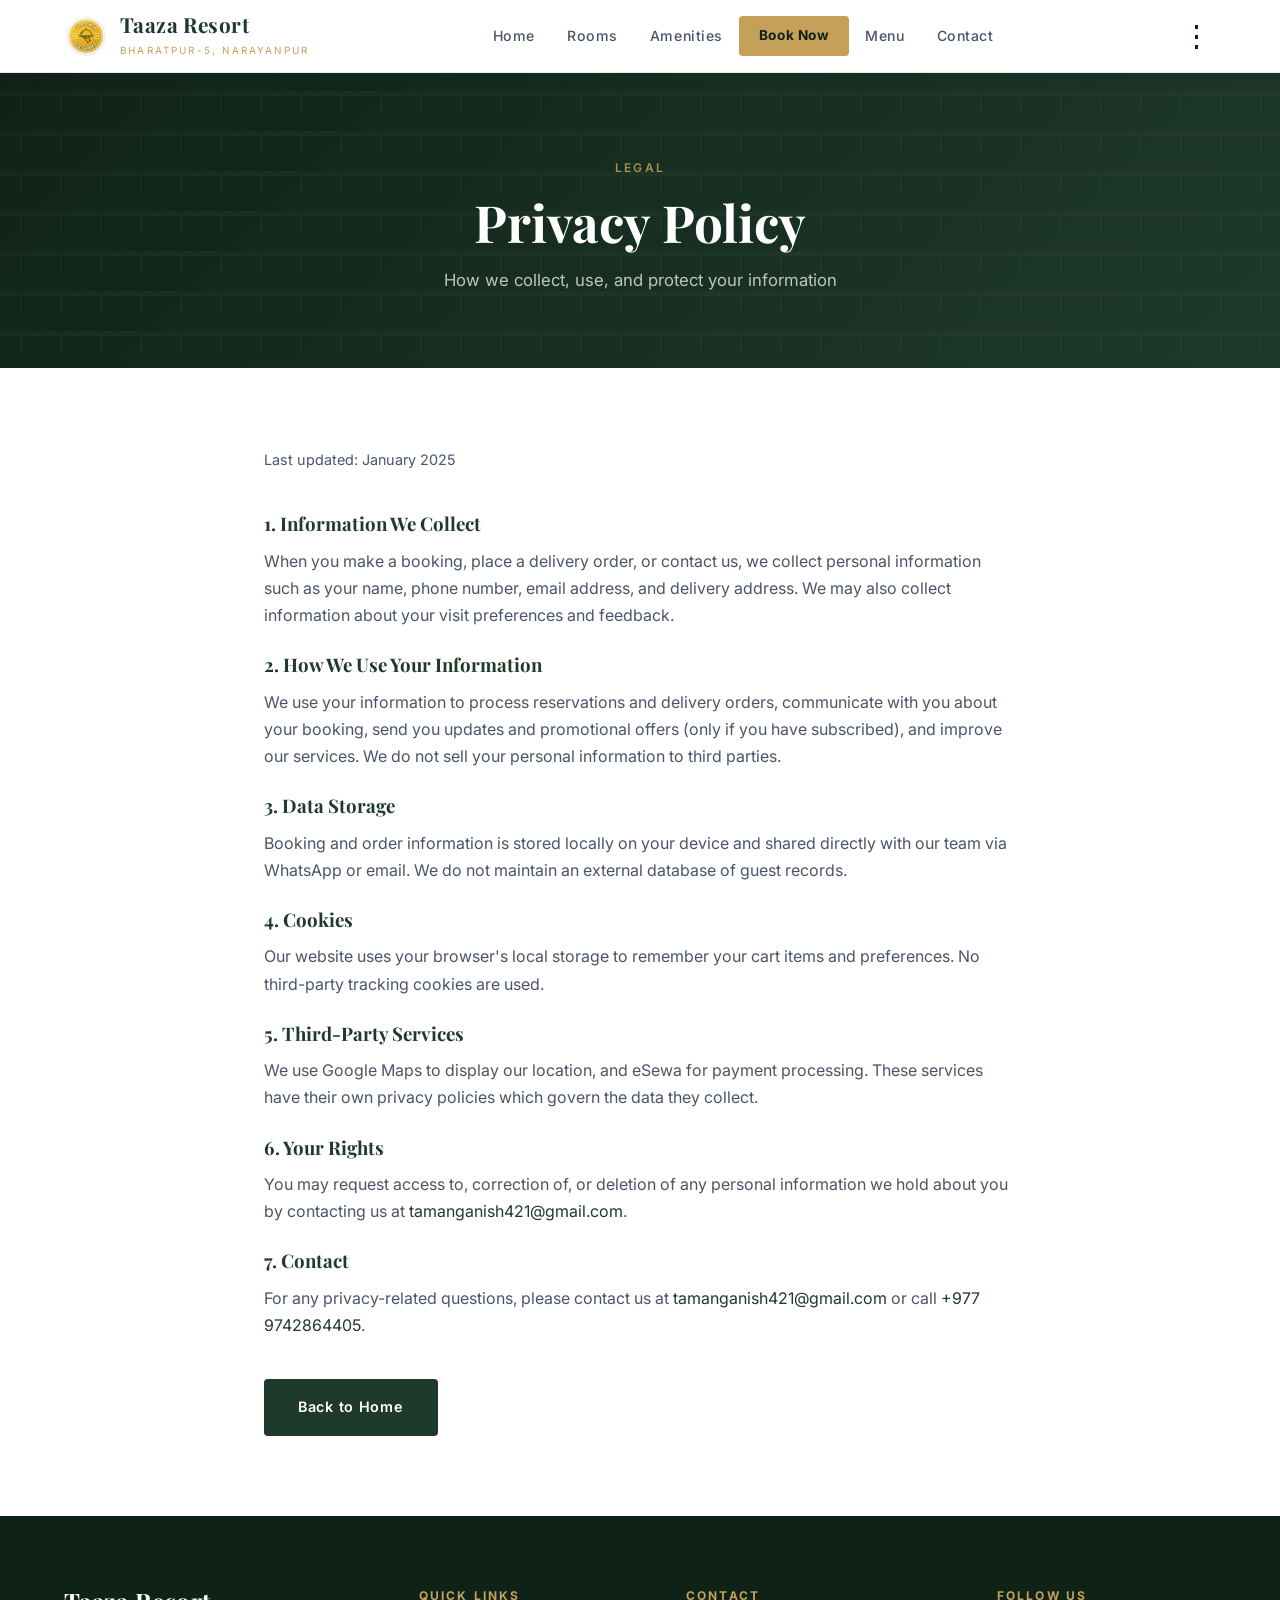
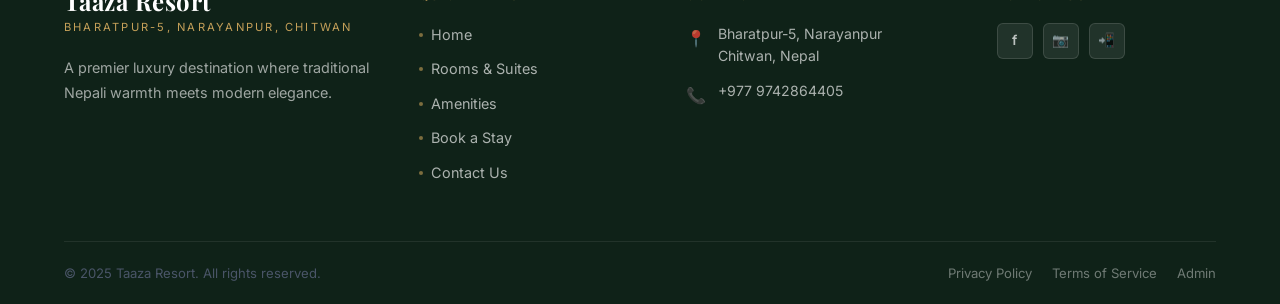
<file: privacy.html>
<!DOCTYPE html>
<html lang="en">
<head>
    <meta charset="UTF-8">
    <meta name="viewport" content="width=device-width, initial-scale=1.0">
    <title>Privacy Policy — Taaza Resort | Bharatpur, Nepal</title>
    <link rel="icon" href="images/logo-dark.png" type="image/png">
    <link rel="preconnect" href="https://fonts.googleapis.com">
    <link rel="preconnect" href="https://fonts.gstatic.com" crossorigin>
    <link href="https://fonts.googleapis.com/css2?family=Playfair+Display:ital,wght@0,400;0,500;0,600;0,700;1,400&family=Inter:wght@300;400;500;600;700&display=swap" rel="stylesheet">
    <link rel="stylesheet" href="css/style.css">
</head>
<body>

<!-- ===== NAVBAR ===== -->
<nav class="navbar">
    <div class="container">
        <a href="index.html" class="logo">
            <img src="images/logo-dark.png" alt="Taaza Resort" class="nav-logo" onerror="this.style.display='none'">
            <span>
                <span class="logo-text">Taaza Resort</span>
                <span class="logo-sub">Bharatpur-5, Narayanpur</span>
            </span>
        </a>
        <ul class="nav-links" id="navLinks">
            <li><a href="index.html">Home</a></li>
            <li><a href="rooms.html">Rooms</a></li>
            <li><a href="amenities.html">Amenities</a></li>
            <li class="nav-book"><a href="booking.html">Book Now</a></li>
            <li><a href="menu.html">Menu</a></li>
            <li><a href="contact.html">Contact</a></li>
            <li class="nav-admin-link"><a href="admin.html">&#x1F512; Admin</a></li>
        </ul>
        <div class="nav-dots-menu">
            <button class="hamburger" id="hamburger" onclick="toggleMobileMenu()" aria-label="Menu">
                <span></span>
                <span></span>
                <span></span>
            </button>
            <button class="dots-btn" onclick="toggleDotsMenu()" title="More options">&#8942;</button>
            <div class="dots-dropdown" id="dotsDropdown">
                <a href="index.html">&#x1F3E0; Home</a>
                <a href="rooms.html">&#x1F6CF;&#xFE0F; Rooms &amp; Suites</a>
                <a href="amenities.html">&#x2728; Amenities</a>
                <a href="menu.html">&#x1F374; Digital Menu</a>
                <a href="contact.html">&#x1F4DE; Contact Us</a>
                <div class="dropdown-divider"></div>
                <a href="admin.html" class="admin-link">&#x1F512; Admin Panel</a>
            </div>
        </div>
    </div>
</nav>

<!-- ===== PAGE HEADER ===== -->
<section class="page-header">
    <div class="container">
        <span class="section-label">Legal</span>
        <h1>Privacy Policy</h1>
        <p>How we collect, use, and protect your information</p>
    </div>
</section>

<!-- ===== CONTENT ===== -->
<section style="padding: 80px 0; background: var(--white);">
    <div class="container" style="max-width: 800px;">
        <p style="color: var(--text-muted); font-size: 0.9rem; margin-bottom: 40px;">Last updated: January 2025</p>

        <h3 style="margin-bottom: 12px;">1. Information We Collect</h3>
        <p style="margin-bottom: 24px;">When you make a booking, place a delivery order, or contact us, we collect personal information such as your name, phone number, email address, and delivery address. We may also collect information about your visit preferences and feedback.</p>

        <h3 style="margin-bottom: 12px;">2. How We Use Your Information</h3>
        <p style="margin-bottom: 24px;">We use your information to process reservations and delivery orders, communicate with you about your booking, send you updates and promotional offers (only if you have subscribed), and improve our services. We do not sell your personal information to third parties.</p>

        <h3 style="margin-bottom: 12px;">3. Data Storage</h3>
        <p style="margin-bottom: 24px;">Booking and order information is stored locally on your device and shared directly with our team via WhatsApp or email. We do not maintain an external database of guest records.</p>

        <h3 style="margin-bottom: 12px;">4. Cookies</h3>
        <p style="margin-bottom: 24px;">Our website uses your browser's local storage to remember your cart items and preferences. No third-party tracking cookies are used.</p>

        <h3 style="margin-bottom: 12px;">5. Third-Party Services</h3>
        <p style="margin-bottom: 24px;">We use Google Maps to display our location, and eSewa for payment processing. These services have their own privacy policies which govern the data they collect.</p>

        <h3 style="margin-bottom: 12px;">6. Your Rights</h3>
        <p style="margin-bottom: 24px;">You may request access to, correction of, or deletion of any personal information we hold about you by contacting us at <a href="mailto:tamanganish421@gmail.com" style="color: var(--green);">tamanganish421@gmail.com</a>.</p>

        <h3 style="margin-bottom: 12px;">7. Contact</h3>
        <p style="margin-bottom: 40px;">For any privacy-related questions, please contact us at <a href="mailto:tamanganish421@gmail.com" style="color: var(--green);">tamanganish421@gmail.com</a> or call <a href="tel:+9779742864405" style="color: var(--green);">+977 9742864405</a>.</p>

        <a href="index.html" class="btn-primary" style="text-decoration: none;">Back to Home</a>
    </div>
</section>

<!-- ===== FOOTER ===== -->
<footer class="footer">
    <div class="container">
        <div class="footer-content">
            <div class="footer-brand">
                <span class="logo-text">Taaza Resort</span>
                <span class="logo-sub">Bharatpur-5, Narayanpur, Chitwan</span>
                <p>A premier luxury destination where traditional Nepali warmth meets modern elegance.</p>
            </div>
            <div class="footer-section">
                <h4>Quick Links</h4>
                <ul>
                    <li><a href="index.html">Home</a></li>
                    <li><a href="rooms.html">Rooms &amp; Suites</a></li>
                    <li><a href="amenities.html">Amenities</a></li>
                    <li><a href="booking.html">Book a Stay</a></li>
                    <li><a href="contact.html">Contact Us</a></li>
                </ul>
            </div>
            <div class="footer-section">
                <h4>Contact</h4>
                <div class="footer-contact-item">
                    <span class="ico">&#x1F4CD;</span>
                    <p>Bharatpur-5, Narayanpur<br>Chitwan, Nepal</p>
                </div>
                <div class="footer-contact-item">
                    <span class="ico">&#x1F4DE;</span>
                    <p>+977 9742864405</p>
                </div>
            </div>
            <div class="footer-section">
                <h4>Follow Us</h4>
                <div class="social-links">
                    <a href="https://www.facebook.com/TaazaResort" target="_blank" rel="noopener noreferrer" title="Facebook">f</a>
                    <a href="https://www.instagram.com/anish.tamang" target="_blank" rel="noopener noreferrer" title="Instagram">&#x1F4F7;</a>
                    <a href="https://wa.me/9779742864405" target="_blank" rel="noopener noreferrer" title="WhatsApp">&#x1F4F2;</a>
                </div>
            </div>
        </div>
        <div class="footer-bottom">
            <p>&copy; 2025 Taaza Resort. All rights reserved.</p>
            <div class="footer-bottom-links">
                <a href="privacy.html">Privacy Policy</a>
                <a href="terms.html">Terms of Service</a>
                <a href="admin.html">Admin</a>
            </div>
        </div>
    </div>
</footer>

<div class="cart-toast" id="cartToast"></div>
<script src="js/script.js"></script>
</body>
</html>
</file>
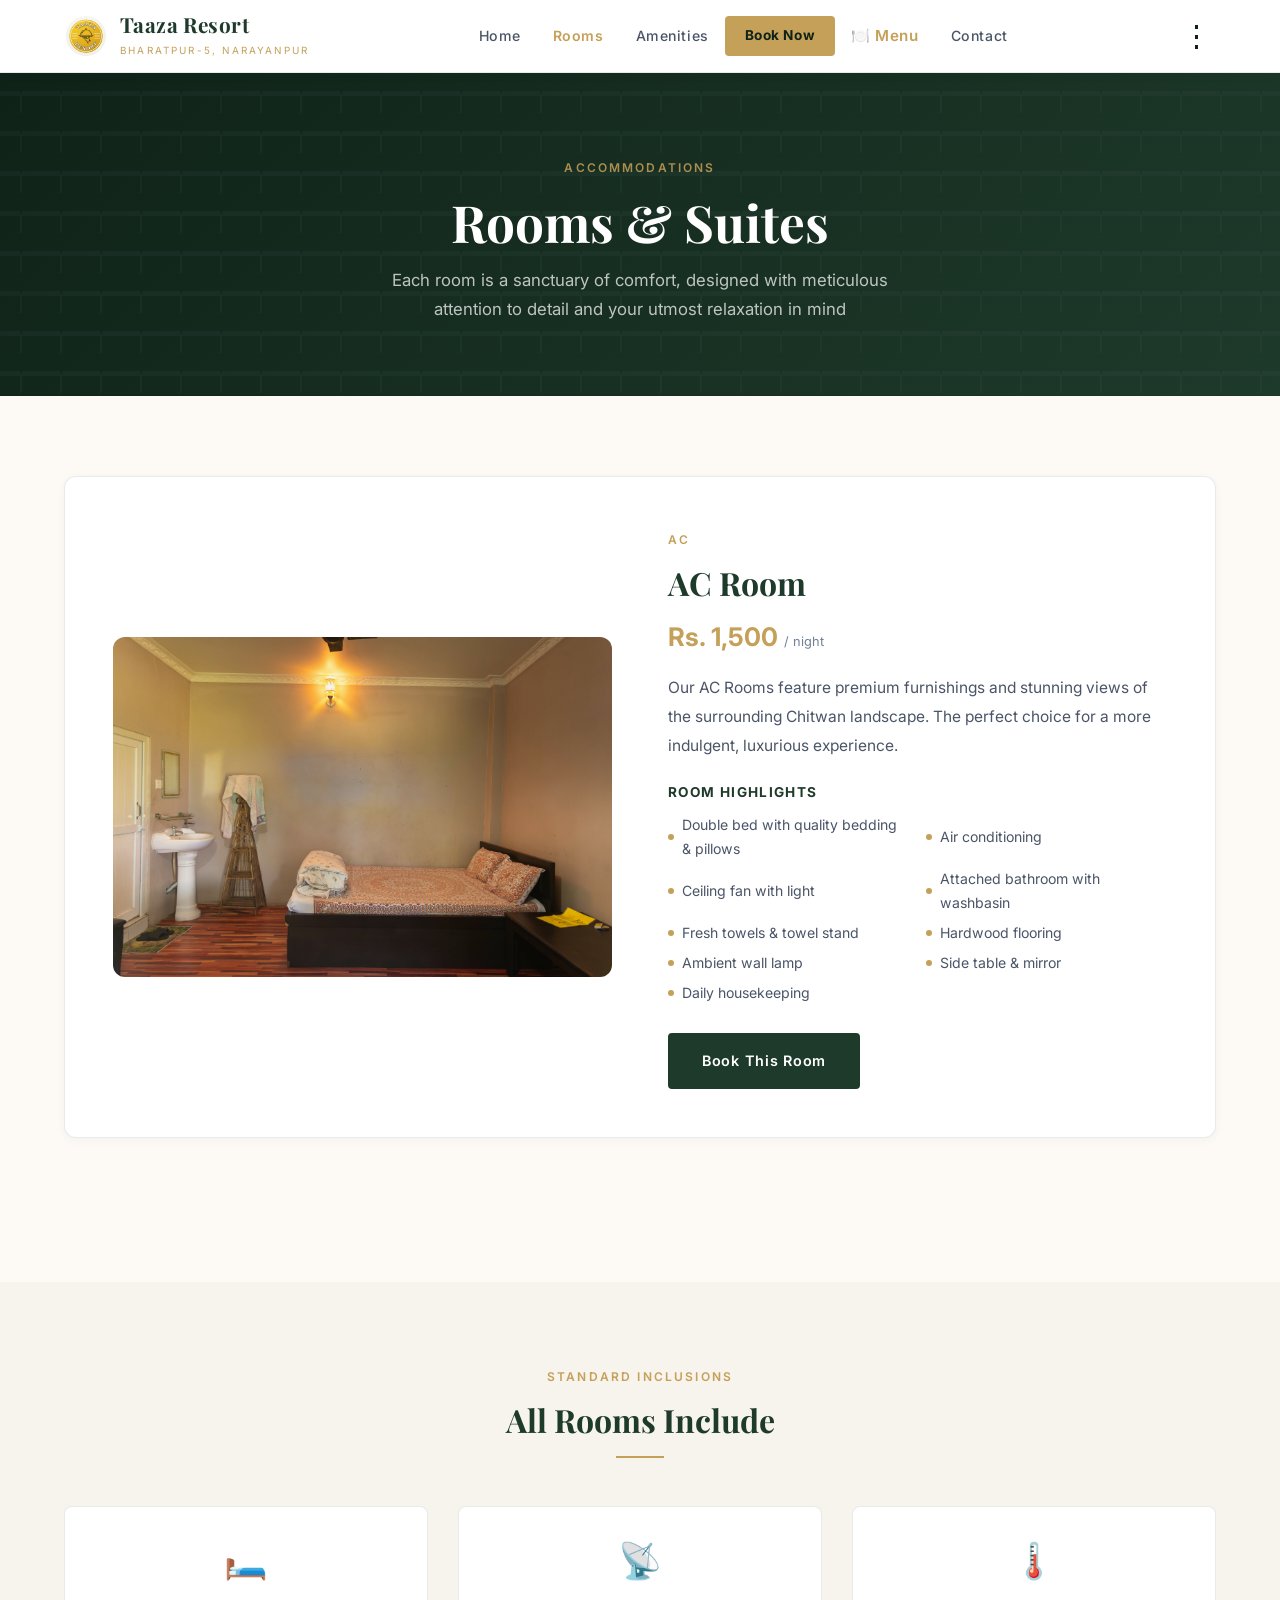
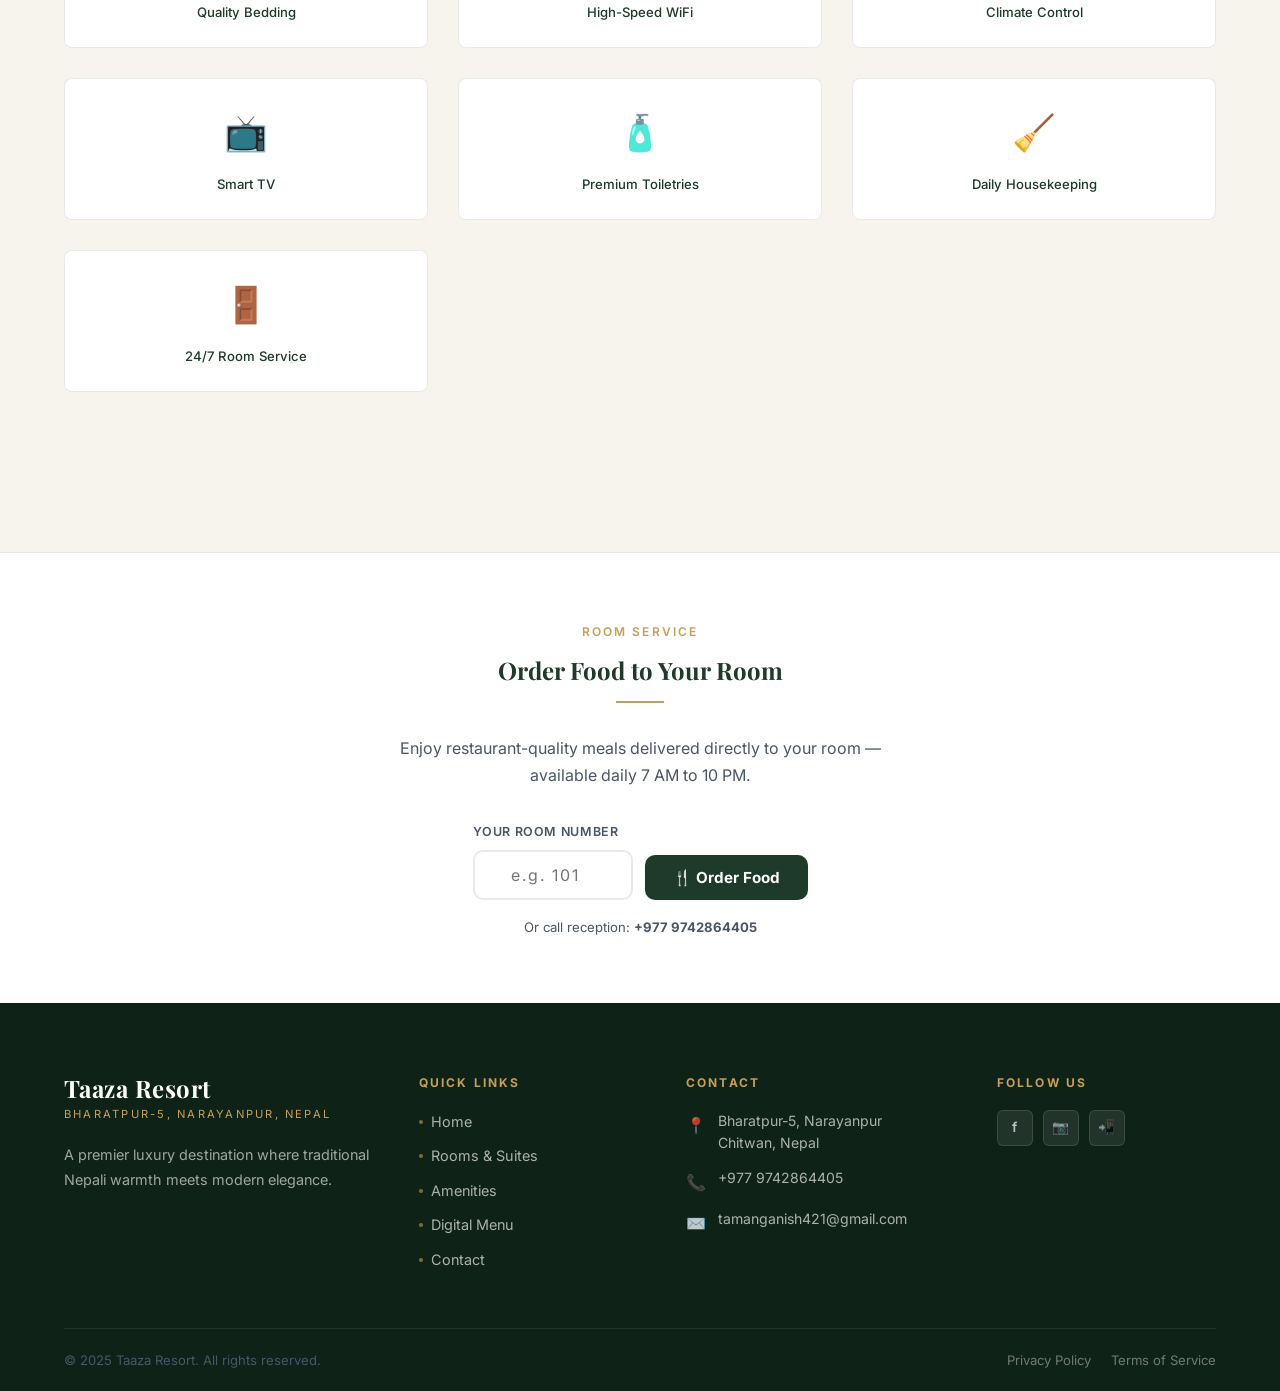
<file: rooms.html>
<!DOCTYPE html>
<html lang="en">

<head>
    <meta charset="UTF-8">
    <meta name="viewport" content="width=device-width, initial-scale=1.0">
    <title>Rooms &amp; Suites — Taaza Resort | Bharatpur, Nepal</title>
    <link rel="icon" href="images/logo-dark.png" type="image/png">
    <link rel="preconnect" href="https://fonts.googleapis.com">
    <link rel="preconnect" href="https://fonts.gstatic.com" crossorigin>
    <link
        href="https://fonts.googleapis.com/css2?family=Playfair+Display:ital,wght@0,400;0,500;0,600;0,700;1,400&family=Inter:wght@300;400;500;600;700&display=swap"
        rel="stylesheet">
    <link rel="stylesheet" href="css/style.css">
</head>

<body>

    <!-- ===== NAVBAR ===== -->
    <nav class="navbar">
        <div class="container">
            <a href="index.html" class="logo">
                <img src="images/logo-dark.png" alt="Taaza Resort" class="nav-logo" onerror="this.style.display='none'">
                <span>
                    <span class="logo-text">Taaza Resort</span>
                    <span class="logo-sub">Bharatpur-5, Narayanpur</span>
                </span>
            </a>
            <ul class="nav-links" id="navLinks">
                <li><a href="index.html">Home</a></li>
                <li><a href="rooms.html" class="active">Rooms</a></li>
                <li><a href="amenities.html">Amenities</a></li>
                <li class="nav-book"><a href="booking.html">Book Now</a></li>
                <li><a href="menu.html" class="nav-menu">🍽️ Menu</a></li>
                <li><a href="contact.html">Contact</a></li>
                <li class="nav-admin-link"><a href="admin.html">&#x1F512; Admin</a></li>
            </ul>
            <div class="nav-dots-menu">
                <button class="hamburger" id="hamburger" onclick="toggleMobileMenu()" aria-label="Menu">
                    <span></span>
                    <span></span>
                    <span></span>
                </button>
                <button class="dots-btn" onclick="toggleDotsMenu()" title="More options">&#8942;</button>
                <div class="dots-dropdown" id="dotsDropdown">
                    <a href="index.html">&#x1F3E0; Home</a>
                    <a href="rooms.html" class="active">&#x1F6CF;&#xFE0F; Rooms &amp; Suites</a>
                    <a href="amenities.html">&#x2728; Amenities</a>
                    <a href="menu.html">&#x1F374; Digital Menu</a>
                    <a href="contact.html">&#x1F4DE; Contact Us</a>
                    <div class="dropdown-divider"></div>
                    <a href="admin.html" class="admin-link">&#x1F512; Admin Panel</a>
                </div>
            </div>
        </div>
    </nav>

    <!-- ===== PAGE HEADER ===== -->
    <section class="page-header">
        <div class="container">
            <span class="section-label">Accommodations</span>
            <h1>Rooms &amp; Suites</h1>
            <p>Each room is a sanctuary of comfort, designed with meticulous attention to detail and your utmost
                relaxation in mind</p>
        </div>
    </section>

    <!-- ===== ROOMS ===== -->
    <section class="rooms-section">
        <div class="container">

            <!-- AC Room -->
            <div class="room-detail">
                <div class="room-detail-image" style="background: url('images/room-deluxe.jpg') center/cover no-repeat; border-radius:12px;"></div>
                <div class="room-detail-content">
                    <span class="section-label">AC</span>
                    <h2>AC Room</h2>
                    <p class="room-price">Rs. 1,500 <span>/ night</span></p>
                    <p class="room-description">Our AC Rooms feature premium furnishings and stunning views of the
                        surrounding Chitwan landscape. The perfect choice for a more indulgent, luxurious experience.
                    </p>
                    <div class="room-features">
                        <h3>Room Highlights</h3>
                        <ul>
                            <li>Double bed with quality bedding &amp; pillows</li>
                            <li>Air conditioning</li>
                            <li>Ceiling fan with light</li>
                            <li>Attached bathroom with washbasin</li>
                            <li>Fresh towels &amp; towel stand</li>
                            <li>Hardwood flooring</li>
                            <li>Ambient wall lamp</li>
                            <li>Side table &amp; mirror</li>
                            <li>Daily housekeeping</li>
                        </ul>
                    </div>
                    <a href="booking.html" class="btn-primary">Book This Room</a>
                </div>
            </div>

        </div>
    </section>

    <!-- ===== AMENITIES SUMMARY ===== -->
    <section class="amenities-summary">
        <div class="container">
            <div class="section-header" style="margin-bottom:0">
                <span class="section-label">Standard Inclusions</span>
                <h2>All Rooms Include</h2>
                <span class="gold-divider center"></span>
            </div>
            <div class="amenities-grid">
                <div class="amenity-item"><span class="amenity-icon">&#x1F6CF;&#xFE0F;</span>
                    <p>Quality Bedding</p>
                </div>
                <div class="amenity-item"><span class="amenity-icon">&#x1F4E1;</span>
                    <p>High-Speed WiFi</p>
                </div>
                <div class="amenity-item"><span class="amenity-icon">&#x1F321;&#xFE0F;</span>
                    <p>Climate Control</p>
                </div>
                <div class="amenity-item"><span class="amenity-icon">&#x1F4FA;</span>
                    <p>Smart TV</p>
                </div>
                <div class="amenity-item"><span class="amenity-icon">&#x1F9F4;</span>
                    <p>Premium Toiletries</p>
                </div>
                <div class="amenity-item"><span class="amenity-icon">&#x1F9F9;</span>
                    <p>Daily Housekeeping</p>
                </div>
                <div class="amenity-item"><span class="amenity-icon">&#x1F6AA;</span>
                    <p>24/7 Room Service</p>
                </div>
            </div>
        </div>
    </section>

    <!-- ===== ROOM SERVICE ===== -->
    <section style="background:var(--cream,#f8f4ef);padding:64px 0;border-top:1px solid var(--border,#e5e7eb)">
        <div class="container">
            <div style="text-align:center;max-width:520px;margin:0 auto">
                <span class="section-label">Room Service</span>
                <h2 style="margin-bottom:12px">Order Food to Your Room</h2>
                <span class="gold-divider center"></span>
                <p style="color:var(--text-muted,#6b7280);margin:16px 0 32px">Enjoy restaurant-quality meals delivered directly to your room &mdash; available daily 7 AM to 10 PM.</p>
                <div style="display:flex;gap:12px;justify-content:center;align-items:flex-end;flex-wrap:wrap">
                    <div style="text-align:left">
                        <label style="display:block;font-size:0.78rem;font-weight:600;color:var(--mid,#6b7280);margin-bottom:8px;letter-spacing:0.05em;text-transform:uppercase">Your Room Number</label>
                        <input type="number" id="roomServiceNum" min="1" max="999" placeholder="e.g. 101"
                            style="padding:13px 18px;border:2px solid var(--border,#e5e7eb);border-radius:10px;font-size:1rem;font-family:inherit;outline:none;width:160px;text-align:center;letter-spacing:2px"
                            onkeydown="if(event.key==='Enter')startRoomOrder()">
                    </div>
                    <button onclick="startRoomOrder()"
                        style="background:var(--green,#1e3a2a);color:#fff;border:none;padding:13px 28px;border-radius:10px;font-family:inherit;font-size:0.95rem;font-weight:700;cursor:pointer;white-space:nowrap;transition:opacity 0.2s"
                        onmouseover="this.style.opacity='.85'" onmouseout="this.style.opacity='1'">
                        &#x1F374; Order Food
                    </button>
                </div>
                <p style="margin-top:16px;font-size:0.82rem;color:var(--mid,#6b7280)">
                    Or call reception: <strong>+977 9742864405</strong>
                </p>
            </div>
        </div>
    </section>
    <script>
    function startRoomOrder() {
        var rn = (document.getElementById('roomServiceNum').value || '').trim();
        if (!rn || isNaN(Number(rn)) || Number(rn) < 1) { alert('Please enter a valid room number.'); return; }
        window.location.href = 'table-order.html?room=' + encodeURIComponent(rn);
    }
    </script>

    <!-- ===== FOOTER ===== -->
    <footer class="footer">
        <div class="container">
            <div class="footer-content">
                <div class="footer-brand">
                    <span class="logo-text">Taaza Resort</span>
                    <span class="logo-sub">Bharatpur-5, Narayanpur, Nepal</span>
                    <p>A premier luxury destination where traditional Nepali warmth meets modern elegance.</p>
                </div>
                <div class="footer-section">
                    <h4>Quick Links</h4>
                    <ul>
                        <li><a href="index.html">Home</a></li>
                        <li><a href="rooms.html">Rooms &amp; Suites</a></li>
                        <li><a href="amenities.html">Amenities</a></li>
                        <li><a href="menu.html">Digital Menu</a></li>
                        <li><a href="contact.html">Contact</a></li>
                    </ul>
                </div>
                <div class="footer-section">
                    <h4>Contact</h4>
                    <div class="footer-contact-item">
                        <span class="ico">&#x1F4CD;</span>
                        <p>Bharatpur-5, Narayanpur<br>Chitwan, Nepal</p>
                    </div>
                    <div class="footer-contact-item">
                        <span class="ico">&#x1F4DE;</span>
                        <p>+977 9742864405</p>
                    </div>
                    <div class="footer-contact-item">
                        <span class="ico">&#x2709;&#xFE0F;</span>
                        <p>tamanganish421@gmail.com</p>
                    </div>
                </div>
                <div class="footer-section">
                    <h4>Follow Us</h4>
                    <div class="social-links">
                        <a href="https://www.facebook.com/TaazaResort" target="_blank" rel="noopener noreferrer" title="Facebook">f</a>
                        <a href="https://www.instagram.com/anish.tamang" target="_blank" rel="noopener noreferrer" title="Instagram">&#x1F4F7;</a>
                        <a href="https://wa.me/9779742864405" target="_blank" rel="noopener noreferrer" title="WhatsApp">&#x1F4F2;</a>
                    </div>
                </div>
            </div>
            <div class="footer-bottom">
                <p>&copy; 2025 Taaza Resort. All rights reserved.</p>
                <div class="footer-bottom-links">
                    <a href="privacy.html">Privacy Policy</a>
                    <a href="terms.html">Terms of Service</a>
                </div>
            </div>
        </div>
    </footer>

    <div class="cart-toast" id="cartToast"></div>
    <script src="js/script.js"></script>

<nav class="mobile-btm-nav">
  <a href="index.html"><span class="mbn-icon">🏠</span>Home</a>
  <a href="rooms.html" class="active"><span class="mbn-icon">🛏️</span>Rooms</a>
  <a href="booking.html"><span class="mbn-icon">📅</span>Book</a>
  <a href="menu.html"><span class="mbn-icon">🍽️</span>Menu</a>
  <a href="contact.html"><span class="mbn-icon">📞</span>Contact</a>
</nav>
</body>

</html>
</file>
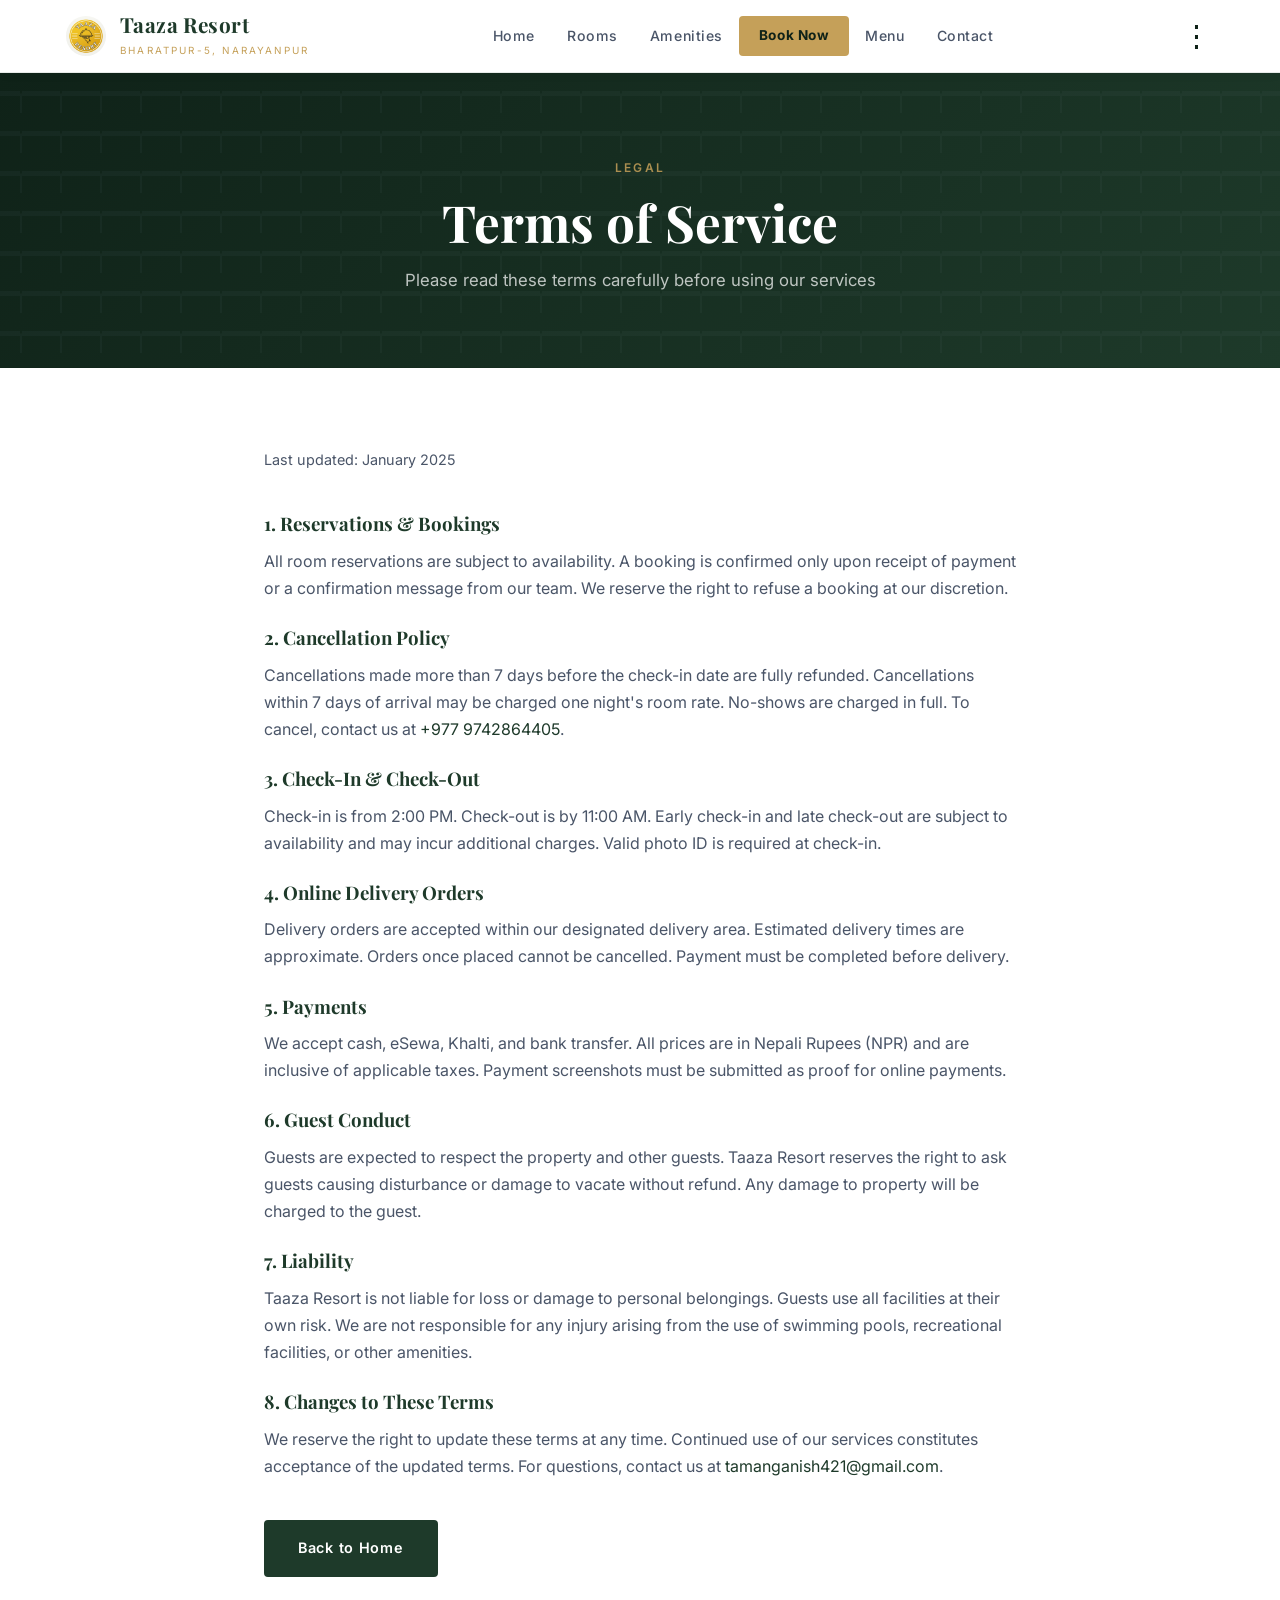
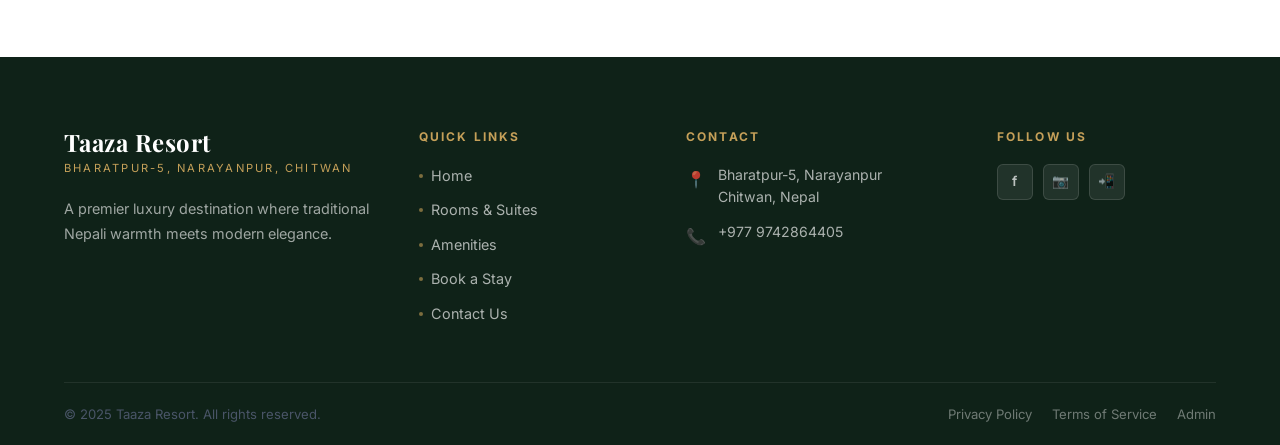
<file: terms.html>
<!DOCTYPE html>
<html lang="en">
<head>
    <meta charset="UTF-8">
    <meta name="viewport" content="width=device-width, initial-scale=1.0">
    <title>Terms of Service — Taaza Resort | Bharatpur, Nepal</title>
    <link rel="icon" href="images/logo-dark.png" type="image/png">
    <link rel="preconnect" href="https://fonts.googleapis.com">
    <link rel="preconnect" href="https://fonts.gstatic.com" crossorigin>
    <link href="https://fonts.googleapis.com/css2?family=Playfair+Display:ital,wght@0,400;0,500;0,600;0,700;1,400&family=Inter:wght@300;400;500;600;700&display=swap" rel="stylesheet">
    <link rel="stylesheet" href="css/style.css">
</head>
<body>

<!-- ===== NAVBAR ===== -->
<nav class="navbar">
    <div class="container">
        <a href="index.html" class="logo">
            <img src="images/logo-dark.png" alt="Taaza Resort" class="nav-logo" onerror="this.style.display='none'">
            <span>
                <span class="logo-text">Taaza Resort</span>
                <span class="logo-sub">Bharatpur-5, Narayanpur</span>
            </span>
        </a>
        <ul class="nav-links" id="navLinks">
            <li><a href="index.html">Home</a></li>
            <li><a href="rooms.html">Rooms</a></li>
            <li><a href="amenities.html">Amenities</a></li>
            <li class="nav-book"><a href="booking.html">Book Now</a></li>
            <li><a href="menu.html">Menu</a></li>
            <li><a href="contact.html">Contact</a></li>
            <li class="nav-admin-link"><a href="admin.html">&#x1F512; Admin</a></li>
        </ul>
        <div class="nav-dots-menu">
            <button class="hamburger" id="hamburger" onclick="toggleMobileMenu()" aria-label="Menu">
                <span></span>
                <span></span>
                <span></span>
            </button>
            <button class="dots-btn" onclick="toggleDotsMenu()" title="More options">&#8942;</button>
            <div class="dots-dropdown" id="dotsDropdown">
                <a href="index.html">&#x1F3E0; Home</a>
                <a href="rooms.html">&#x1F6CF;&#xFE0F; Rooms &amp; Suites</a>
                <a href="amenities.html">&#x2728; Amenities</a>
                <a href="menu.html">&#x1F374; Digital Menu</a>
                <a href="contact.html">&#x1F4DE; Contact Us</a>
                <div class="dropdown-divider"></div>
                <a href="admin.html" class="admin-link">&#x1F512; Admin Panel</a>
            </div>
        </div>
    </div>
</nav>

<!-- ===== PAGE HEADER ===== -->
<section class="page-header">
    <div class="container">
        <span class="section-label">Legal</span>
        <h1>Terms of Service</h1>
        <p>Please read these terms carefully before using our services</p>
    </div>
</section>

<!-- ===== CONTENT ===== -->
<section style="padding: 80px 0; background: var(--white);">
    <div class="container" style="max-width: 800px;">
        <p style="color: var(--text-muted); font-size: 0.9rem; margin-bottom: 40px;">Last updated: January 2025</p>

        <h3 style="margin-bottom: 12px;">1. Reservations & Bookings</h3>
        <p style="margin-bottom: 24px;">All room reservations are subject to availability. A booking is confirmed only upon receipt of payment or a confirmation message from our team. We reserve the right to refuse a booking at our discretion.</p>

        <h3 style="margin-bottom: 12px;">2. Cancellation Policy</h3>
        <p style="margin-bottom: 24px;">Cancellations made more than 7 days before the check-in date are fully refunded. Cancellations within 7 days of arrival may be charged one night's room rate. No-shows are charged in full. To cancel, contact us at <a href="tel:+9779742864405" style="color: var(--green);">+977 9742864405</a>.</p>

        <h3 style="margin-bottom: 12px;">3. Check-In & Check-Out</h3>
        <p style="margin-bottom: 24px;">Check-in is from 2:00 PM. Check-out is by 11:00 AM. Early check-in and late check-out are subject to availability and may incur additional charges. Valid photo ID is required at check-in.</p>

        <h3 style="margin-bottom: 12px;">4. Online Delivery Orders</h3>
        <p style="margin-bottom: 24px;">Delivery orders are accepted within our designated delivery area. Estimated delivery times are approximate. Orders once placed cannot be cancelled. Payment must be completed before delivery.</p>

        <h3 style="margin-bottom: 12px;">5. Payments</h3>
        <p style="margin-bottom: 24px;">We accept cash, eSewa, Khalti, and bank transfer. All prices are in Nepali Rupees (NPR) and are inclusive of applicable taxes. Payment screenshots must be submitted as proof for online payments.</p>

        <h3 style="margin-bottom: 12px;">6. Guest Conduct</h3>
        <p style="margin-bottom: 24px;">Guests are expected to respect the property and other guests. Taaza Resort reserves the right to ask guests causing disturbance or damage to vacate without refund. Any damage to property will be charged to the guest.</p>

        <h3 style="margin-bottom: 12px;">7. Liability</h3>
        <p style="margin-bottom: 24px;">Taaza Resort is not liable for loss or damage to personal belongings. Guests use all facilities at their own risk. We are not responsible for any injury arising from the use of swimming pools, recreational facilities, or other amenities.</p>

        <h3 style="margin-bottom: 12px;">8. Changes to These Terms</h3>
        <p style="margin-bottom: 40px;">We reserve the right to update these terms at any time. Continued use of our services constitutes acceptance of the updated terms. For questions, contact us at <a href="mailto:tamanganish421@gmail.com" style="color: var(--green);">tamanganish421@gmail.com</a>.</p>

        <a href="index.html" class="btn-primary" style="text-decoration: none;">Back to Home</a>
    </div>
</section>

<!-- ===== FOOTER ===== -->
<footer class="footer">
    <div class="container">
        <div class="footer-content">
            <div class="footer-brand">
                <span class="logo-text">Taaza Resort</span>
                <span class="logo-sub">Bharatpur-5, Narayanpur, Chitwan</span>
                <p>A premier luxury destination where traditional Nepali warmth meets modern elegance.</p>
            </div>
            <div class="footer-section">
                <h4>Quick Links</h4>
                <ul>
                    <li><a href="index.html">Home</a></li>
                    <li><a href="rooms.html">Rooms &amp; Suites</a></li>
                    <li><a href="amenities.html">Amenities</a></li>
                    <li><a href="booking.html">Book a Stay</a></li>
                    <li><a href="contact.html">Contact Us</a></li>
                </ul>
            </div>
            <div class="footer-section">
                <h4>Contact</h4>
                <div class="footer-contact-item">
                    <span class="ico">&#x1F4CD;</span>
                    <p>Bharatpur-5, Narayanpur<br>Chitwan, Nepal</p>
                </div>
                <div class="footer-contact-item">
                    <span class="ico">&#x1F4DE;</span>
                    <p>+977 9742864405</p>
                </div>
            </div>
            <div class="footer-section">
                <h4>Follow Us</h4>
                <div class="social-links">
                    <a href="https://www.facebook.com/TaazaResort" target="_blank" rel="noopener noreferrer" title="Facebook">f</a>
                    <a href="https://www.instagram.com/anish.tamang" target="_blank" rel="noopener noreferrer" title="Instagram">&#x1F4F7;</a>
                    <a href="https://wa.me/9779742864405" target="_blank" rel="noopener noreferrer" title="WhatsApp">&#x1F4F2;</a>
                </div>
            </div>
        </div>
        <div class="footer-bottom">
            <p>&copy; 2025 Taaza Resort. All rights reserved.</p>
            <div class="footer-bottom-links">
                <a href="privacy.html">Privacy Policy</a>
                <a href="terms.html">Terms of Service</a>
                <a href="admin.html">Admin</a>
            </div>
        </div>
    </div>
</footer>

<div class="cart-toast" id="cartToast"></div>
<script src="js/script.js"></script>
</body>
</html>
</file>
<file: css/style.css>
/* =====================================================
   TAAZA RESORT - Professional Design System
   Luxury Resort & Restaurant | Bharatpur, Nepal
   ===================================================== */

@import url('https://fonts.googleapis.com/css2?family=Playfair+Display:ital,wght@0,400;0,500;0,600;0,700;1,400;1,600&family=Inter:wght@300;400;500;600;700&display=swap');

/* ===== CSS CUSTOM PROPERTIES (Regal Forest & Sand - Professional Resort) ===== */
:root {
    --primary:      #1e3a2a; /* Regal Forest Green */
    --primary-light:#2d5a41;
    --primary-deep: #0f2218;
    --accent:       #c5a059; /* Polished Gold */
    --accent-light: #d4b87e;
    --white:        #ffffff;
    --black:        #0f2218;
    --dark:         #1e3a2a;
    --sand:         #fdfaf5; /* Warm Resort Background */
    --ivory:        #f7f3ed; /* Soft Surface */
    --text-main:    #1e3a2a;
    --text-muted:   #4a5568;
    --border:       rgba(30, 58, 42, 0.1);
    --border-light: rgba(30, 58, 42, 0.05);
    --shadow-sm:    0 2px 10px rgba(30, 58, 42, 0.04);
    --shadow-md:    0 8px 30px rgba(30, 58, 42, 0.08);
    --shadow-lg:    0 20px 50px rgba(30, 58, 42, 0.12);
    --transition:   0.3s cubic-bezier(0.4, 0, 0.2, 1);

    /* Mappings for existing system */
    --green:           var(--primary);
    --green-light:     var(--primary-light);
    --green-deep:      var(--primary-deep);
    --gold:            var(--accent);
    --gold-light:      var(--accent-light);
    --gold-pale:       rgba(197, 160, 89, 0.1);
    --primary-color:   var(--primary);
    --secondary-color: var(--accent);
    --text-color:      var(--text-main);
    --light-bg:        var(--sand);
    --border-color:    var(--border);
    --cream:           #ffffff;
}

/* ===== RESET & BASE ===== */
*, *::before, *::after {
    margin: 0; padding: 0; box-sizing: border-box;
}

html { scroll-behavior: smooth; }

body {
    font-family: 'Inter', 'Segoe UI', sans-serif;
    font-size: 16px;
    line-height: 1.7;
    color: var(--text-muted);
    background: var(--sand);
    -webkit-font-smoothing: antialiased;
}

h1, h2, h3, h4, h5, h6 {
    font-family: 'Playfair Display', Georgia, serif;
    line-height: 1.25;
    color: var(--primary);
}

p { color: var(--text-muted); }
a { text-decoration: none; color: inherit; }
img { display: block; max-width: 100%; }
button { font-family: 'Inter', sans-serif; }

/* ===== CONTAINER ===== */
.container {
    max-width: 1200px;
    margin: 0 auto;
    padding: 0 24px;
}

/* ===== SECTION PADDING ===== */
.section-pad { padding: 96px 0; }
.section-pad-sm { padding: 64px 0; }

/* ===== SECTION LABELS ===== */
.section-label {
    display: inline-block;
    font-family: 'Inter', sans-serif;
    font-size: 0.75rem;
    font-weight: 600;
    letter-spacing: 0.18em;
    text-transform: uppercase;
    color: var(--gold);
    margin-bottom: 12px;
}

/* ===== BUTTONS ===== */
.btn-primary {
    display: inline-flex;
    align-items: center;
    gap: 8px;
    background: var(--green);
    color: var(--white);
    padding: 14px 32px;
    border: 2px solid var(--green);
    border-radius: 4px;
    font-family: 'Inter', sans-serif;
    font-size: 0.9rem;
    font-weight: 600;
    letter-spacing: 0.05em;
    cursor: pointer;
    transition: var(--transition);
    text-decoration: none;
    white-space: nowrap;
}
.btn-primary:hover {
    background: var(--green-deep);
    border-color: var(--green-deep);
    transform: translateY(-2px);
    box-shadow: 0 8px 24px rgba(15,23,42,0.15);
}

.btn-gold {
    display: inline-flex;
    align-items: center;
    gap: 8px;
    background: var(--gold);
    color: var(--green-deep);
    padding: 14px 32px;
    border: 2px solid var(--gold);
    border-radius: 4px;
    font-family: 'Inter', sans-serif;
    font-size: 0.9rem;
    font-weight: 700;
    letter-spacing: 0.05em;
    cursor: pointer;
    transition: var(--transition);
    text-decoration: none;
    white-space: nowrap;
}
.btn-gold:hover {
    background: var(--gold-light);
    border-color: var(--gold-light);
    transform: translateY(-2px);
    box-shadow: 0 8px 24px rgba(148,163,184,0.3);
}

.btn-outline {
    display: inline-flex;
    align-items: center;
    gap: 8px;
    background: transparent;
    color: var(--white);
    padding: 13px 30px;
    border: 2px solid rgba(255,255,255,0.7);
    border-radius: 4px;
    font-family: 'Inter', sans-serif;
    font-size: 0.9rem;
    font-weight: 600;
    letter-spacing: 0.05em;
    cursor: pointer;
    transition: var(--transition);
    text-decoration: none;
}
.btn-outline:hover {
    background: rgba(255,255,255,0.12);
    border-color: var(--white);
}

.btn-outline-dark {
    display: inline-flex;
    align-items: center;
    gap: 8px;
    background: transparent;
    color: var(--green);
    padding: 13px 30px;
    border: 2px solid var(--green);
    border-radius: 4px;
    font-family: 'Inter', sans-serif;
    font-size: 0.9rem;
    font-weight: 600;
    cursor: pointer;
    transition: var(--transition);
    text-decoration: none;
}
.btn-outline-dark:hover {
    background: var(--green);
    color: var(--white);
}

/* legacy .btn alias - mirrors btn-primary */
.btn {
    display: inline-flex;
    align-items: center;
    gap: 8px;
    background: var(--green);
    color: var(--white);
    padding: 14px 32px;
    border: 2px solid var(--green);
    border-radius: 4px;
    font-family: 'Inter', sans-serif;
    font-size: 0.9rem;
    font-weight: 600;
    letter-spacing: 0.05em;
    cursor: pointer;
    transition: var(--transition);
    text-decoration: none;
    white-space: nowrap;
}
.btn:hover {
    background: var(--green-deep);
    border-color: var(--green-deep);
    transform: translateY(-2px);
    box-shadow: 0 8px 24px rgba(15,23,42,0.15);
}

/* ===== DIVIDER ===== */
.gold-divider {
    display: block;
    width: 48px;
    height: 2px;
    background: var(--gold);
    margin: 16px 0 32px;
}
.gold-divider.center { margin-left: auto; margin-right: auto; }

/* ============================================================
   NAVBAR
   ============================================================ */
.navbar {
    background: var(--white);
    padding: 0;
    position: sticky;
    top: 0;
    z-index: 100;
    border-bottom: 1px solid var(--border);
    box-shadow: var(--shadow-sm);
}

.navbar .container {
    display: flex;
    justify-content: space-between;
    align-items: center;
    height: 72px;
    gap: 24px;
}

/* Logo */
.logo {
    display: flex;
    align-items: center;
    gap: 12px;
    flex-shrink: 0;
    text-decoration: none;
}

.logo-text {
    font-family: 'Playfair Display', serif;
    font-size: 1.3rem;
    font-weight: 700;
    color: var(--primary);
    letter-spacing: 0.02em;
    line-height: 1.1;
    white-space: nowrap;
}

.logo-sub {
    display: block;
    font-family: 'Inter', sans-serif;
    font-size: 0.62rem;
    font-weight: 400;
    letter-spacing: 0.22em;
    text-transform: uppercase;
    color: var(--gold);
    margin-top: 1px;
}

.nav-logo {
    height: 44px;
    width: 44px;
    object-fit: contain;
    border-radius: 50%;
    border: 2px solid rgba(255,255,255,0.2);
}

/* Nav Links */
.nav-links {
    display: flex;
    list-style: none;
    gap: 0;
    align-items: center;
    flex: 1;
    justify-content: center;
}

.nav-links > li > a {
    display: block;
    padding: 6px 16px;
    color: var(--text-muted);
    font-family: 'Inter', sans-serif;
    font-size: 0.88rem;
    font-weight: 500;
    letter-spacing: 0.04em;
    transition: color var(--transition);
    text-decoration: none;
    white-space: nowrap;
    border-radius: 4px;
}

.nav-links > li > a:hover,
.nav-links > li > a.active {
    color: var(--gold);
}

.nav-links > li > a.active {
    font-weight: 600;
}

/* Nav Book Now special link */
.nav-links .nav-book a {
    background: var(--gold);
    color: var(--green-deep);
    padding: 8px 20px;
    border-radius: 4px;
    font-weight: 700;
    font-size: 0.85rem;
    transition: var(--transition);
}
.nav-links .nav-book a:hover {
    background: var(--gold-light);
    color: var(--green-deep);
}

/* Nav Menu special link */
.nav-links .nav-menu {
    color: var(--gold);
    font-weight: 600;
    font-size: 0.95rem;
    transition: var(--transition);
    display: flex;
    align-items: center;
    gap: 6px;
}
.nav-links .nav-menu:hover {
    color: var(--gold-light);
}

/* Dots menu (right side cluster) */
.nav-dots-menu {
    position: relative;
    display: flex;
    align-items: center;
    gap: 8px;
    flex-shrink: 0;
}



/* Cart Nav Button */
.cart-nav-btn {
    display: flex;
    align-items: center;
    gap: 6px;
    background: var(--gold);
    color: var(--green-deep);
    text-decoration: none;
    font-weight: 700;
    font-size: 0.85rem;
    padding: 7px 16px;
    border-radius: 4px;
    transition: var(--transition);
    white-space: nowrap;
}
.cart-nav-btn:hover {
    background: var(--gold-light);
    transform: translateY(-1px);
}

/* Dots Button (...) */
.dots-btn {
    background: transparent;
    border: none;
    color: var(--green-deep);
    font-size: 1.8rem;
    cursor: pointer;
    display: flex;
    align-items: center;
    justify-content: center;
    transition: color 0.3s ease;
    padding: 0 5px;
    line-height: 1;
}

.dots-btn:hover {
    color: var(--gold);
}

/* Dots Dropdown */
.dots-dropdown {
    position: absolute;
    top: calc(100% + 15px);
    right: 0;
    width: 240px;
    background: var(--white);
    border-radius: 20px;
    box-shadow: var(--shadow-lg);
    display: none;
    flex-direction: column;
    padding: 15px;
    z-index: 1000;
    border: 1px solid var(--border);
    transform-origin: top right;
    animation: dropdownPop 0.3s cubic-bezier(0.34, 1.56, 0.64, 1);
}

@keyframes dropdownPop {
    from { opacity: 0; transform: scale(0.8) translateY(-20px); }
    to { opacity: 1; transform: scale(1) translateY(0); }
}

.dots-dropdown.open {
    display: flex;
}

.dots-dropdown a {
    padding: 12px 16px;
    color: var(--green-deep);
    text-decoration: none;
    font-size: 0.95rem;
    font-weight: 500;
    border-radius: 12px;
    display: flex;
    align-items: center;
    gap: 15px;
    transition: all 0.2s ease;
}

.dots-dropdown a:hover {
    background: var(--ivory);
    color: var(--gold);
    padding-left: 22px;
}

.dots-dropdown .dropdown-divider {
    height: 1px;
    background: rgba(255, 255, 255, 0.08);
    margin: 10px 0;
}

.dots-dropdown .admin-link {
    color: #ef4444 !important;
}

.dots-dropdown .admin-link:hover {
    background: #fef2f2;
    color: #dc2626 !important;
}



/* Navbar Cart Button */
.cart-nav-btn {
    display: none; /* Hidden when empty, shown via JS */
    align-items: center;
    gap: 6px;
    padding: 6px 14px;
    background: var(--gold);
    color: var(--green-deep);
    border: none;
    border-radius: 50px;
    cursor: pointer;
    font-weight: 700;
    font-size: 0.85rem;
    transition: var(--transition);
    text-decoration: none;
    box-shadow: 0 4px 12px rgba(201,160,53,0.3);
}
.cart-nav-btn:hover {
    background: var(--gold-light);
    transform: translateY(-1px);
    box-shadow: 0 6px 16px rgba(201,160,53,0.4);
}
.cart-nav-count {
    background: var(--green-deep);
    color: var(--gold);
    min-width: 18px;
    height: 18px;
    border-radius: 10px;
    display: flex;
    align-items: center;
    justify-content: center;
    font-size: 0.7rem;
    padding: 0 4px;
}

.dropdown-divider {
    height: 1px;
    background: var(--border);
    margin: 4px 0;
}

/* ===== ANIMATION ===== */
@keyframes dropFade {
    from { opacity: 0; transform: translateY(-8px); }
    to   { opacity: 1; transform: translateY(0); }
}
@keyframes fadeInUp {
    from { opacity: 0; transform: translateY(32px); }
    to   { opacity: 1; transform: translateY(0); }
}
@keyframes slideInRight {
    from { transform: translateX(100%); }
    to   { transform: translateX(0); }
}
@keyframes popIn {
    from { opacity: 0; transform: scale(0.92); }
    to   { opacity: 1; transform: scale(1); }
}
@keyframes shimmer {
    0%   { background-position: -200% 0; }
    100% { background-position: 200% 0; }
}

/* ============================================================
   HERO - Homepage
   ============================================================ */
.hero {
    position: relative;
    min-height: 100vh;
    display: flex;
    align-items: center;
    justify-content: center;
    text-align: center;
    overflow: hidden;
    background: #1a1a1a;
    perspective: 1000px;
}

.hero-bg-layer {
    position: absolute;
    top: -10%;
    left: -10%;
    width: 120%;
    height: 120%;
    background-image: linear-gradient(rgba(0,0,0,0.5), rgba(0,0,0,0.5)), url('../images/hero-noodle.jpg');
    background-size: cover;
    background-position: center;
    z-index: 1;
    transition: transform 0.1s ease-out;
    will-change: transform;
}

.hero-content {
    position: relative;
    z-index: 2;
    max-width: 760px;
    padding: 0 24px;
    transform-style: preserve-3d;
    transition: transform 0.1s ease-out;
    animation: fadeInUp 1s ease both;
}

.hero-badge {
    display: inline-flex;
    align-items: center;
    gap: 8px;
    background: rgba(148,163,184,0.1);
    border: 1px solid rgba(148,163,184,0.4);
    color: var(--gold);
    padding: 6px 20px;
    border-radius: 50px;
    font-family: 'Inter', sans-serif;
    font-size: 0.78rem;
    font-weight: 600;
    letter-spacing: 0.14em;
    text-transform: uppercase;
    margin-bottom: 28px;
}

.hero-content h1 {
    font-family: 'Playfair Display', serif;
    font-size: clamp(2.8rem, 6vw, 5rem);
    font-weight: 700;
    color: var(--white);
    line-height: 1.1;
    margin-bottom: 20px;
    text-shadow: 0 2px 20px rgba(0,0,0,0.3);
}

.hero-content h1 em {
    font-style: italic;
    color: var(--gold);
}

.hero-content p {
    font-size: 1.15rem;
    color: rgba(255,255,255,0.75);
    max-width: 520px;
    margin: 0 auto 40px;
    line-height: 1.8;
    font-weight: 300;
}

.hero-cta {
    display: flex;
    gap: 16px;
    justify-content: center;
    flex-wrap: wrap;
}

.hero-scroll {
    position: absolute;
    bottom: 40px;
    left: 50%;
    transform: translateX(-50%);
    z-index: 3;
    display: flex;
    flex-direction: column;
    align-items: center;
    gap: 8px;
    color: rgba(255,255,255,0.5);
    font-size: 0.75rem;
    letter-spacing: 0.12em;
    text-transform: uppercase;
}

.hero-scroll::after {
    content: '';
    display: block;
    width: 1px;
    height: 40px;
    background: linear-gradient(to bottom, rgba(255,255,255,0.5), transparent);
    animation: scroll-line 2s ease-in-out infinite;
}

@keyframes scroll-line {
    0%,100% { opacity: 0.3; transform: scaleY(1); }
    50% { opacity: 0.8; transform: scaleY(0.5); }
}

/* ============================================================
   PAGE HEADER (inner pages)
   ============================================================ */
.page-header {
    background: linear-gradient(135deg, var(--primary-deep) 0%, var(--primary) 100%);
    padding: 80px 24px 72px;
    text-align: center;
    position: relative;
    overflow: hidden;
    border-bottom: 1px solid var(--border);
}
.page-header::before {
    content: '';
    position: absolute;
    inset: 0;
    background: url("data:image/svg+xml,%3Csvg width='40' height='40' viewBox='0 0 40 40' xmlns='http://www.w3.org/2000/svg'%3E%3Cg fill='%2394a3b8' fill-opacity='0.05'%3E%3Cpath d='M20 20.5V18H0v5h20v20.5h2V23h20v-5H22V20.5h-2z'/%3E%3C/g%3E%3C/svg%3E");
}
.page-header .container { position: relative; z-index: 1; }

.page-header .section-label {
    color: var(--gold);
    opacity: 0.85;
}

.page-header h1 {
    font-family: 'Playfair Display', serif;
    font-size: clamp(2rem, 5vw, 3.2rem);
    color: var(--white);
    margin-bottom: 12px;
    font-weight: 700;
}

.page-header p {
    font-size: 1.05rem;
    color: rgba(255,255,255,0.72);
    max-width: 500px;
    margin: 0 auto;
}

/* ============================================================
   BOOKING HERO HEADER
   ============================================================ */
.booking-hero-header {
    background: linear-gradient(155deg, #091a11 0%, #142e1f 45%, #0c2016 100%);
    padding: 108px 24px 80px;
    text-align: center;
    position: relative;
    overflow: hidden;
    border-bottom: 1px solid rgba(201,160,53,0.18);
}
.booking-hero-header::after {
    content: '';
    position: absolute;
    bottom: 0; left: 0; right: 0;
    height: 2px;
    background: linear-gradient(90deg, transparent 0%, var(--accent) 35%, var(--gold) 65%, transparent 100%);
}

/* Decorative glowing orbs */
.bhh-orb {
    position: absolute;
    border-radius: 50%;
    pointer-events: none;
}
.bhh-orb-1 {
    width: 420px; height: 420px;
    top: -180px; left: -100px;
    background: radial-gradient(circle, rgba(201,160,53,0.08) 0%, transparent 70%);
}
.bhh-orb-2 {
    width: 340px; height: 340px;
    top: -80px; right: -80px;
    background: radial-gradient(circle, rgba(45,90,61,0.35) 0%, transparent 70%);
}
.bhh-orb-3 {
    width: 260px; height: 260px;
    bottom: -80px; left: 50%;
    transform: translateX(-50%);
    background: radial-gradient(circle, rgba(201,160,53,0.06) 0%, transparent 70%);
}

/* Trust badges */
.bhh-trust-row {
    display: flex;
    justify-content: center;
    flex-wrap: wrap;
    gap: 10px;
    margin-bottom: 22px;
}
.bhh-trust-badge {
    font-size: 0.74rem;
    font-weight: 600;
    color: rgba(255,255,255,0.72);
    background: rgba(255,255,255,0.06);
    border: 1px solid rgba(255,255,255,0.13);
    padding: 5px 16px;
    border-radius: 20px;
    letter-spacing: 0.02em;
}

/* Headline */
.bhh-title {
    font-family: 'Playfair Display', serif;
    font-size: clamp(2rem, 5vw, 3.4rem);
    color: #fff;
    font-weight: 700;
    margin: 0 0 14px;
    line-height: 1.2;
}
.bhh-sub {
    font-size: 1.05rem;
    color: rgba(255,255,255,0.62);
    max-width: 520px;
    margin: 0 auto 40px;
    line-height: 1.7;
}

/* Info bar */
.bhh-info-bar {
    display: flex;
    justify-content: center;
    align-items: center;
    flex-wrap: wrap;
    gap: 0;
    background: rgba(255,255,255,0.05);
    border: 1px solid rgba(255,255,255,0.1);
    border-radius: 16px;
    padding: 14px 10px;
    max-width: 720px;
    margin: 0 auto;
    backdrop-filter: blur(6px);
}
.bhh-info-item {
    display: flex;
    align-items: center;
    gap: 10px;
    padding: 8px 22px;
    flex: 1;
    min-width: 140px;
    justify-content: center;
}
.bhh-info-icon { font-size: 1.4rem; flex-shrink: 0; }
.bhh-info-label {
    font-size: 0.68rem;
    font-weight: 700;
    color: rgba(255,255,255,0.4);
    text-transform: uppercase;
    letter-spacing: 0.07em;
    margin-bottom: 2px;
}
.bhh-info-val {
    font-size: 0.85rem;
    font-weight: 600;
    color: #fff;
}
.bhh-info-sep {
    width: 1px;
    height: 40px;
    background: rgba(255,255,255,0.1);
    flex-shrink: 0;
}

@media (max-width: 640px) {
    .booking-hero-header { padding: 88px 16px 56px; }
    .bhh-info-bar { gap: 0; padding: 10px 4px; }
    .bhh-info-item { padding: 8px 10px; min-width: 110px; }
    .bhh-info-val  { font-size: 0.78rem; }
    .bhh-info-sep  { display: none; }
    .bhh-sub { font-size: 0.93rem; }
}
@media (max-width: 400px) {
    .bhh-info-bar { flex-direction: column; align-items: flex-start; padding: 14px 18px; gap: 12px; }
    .bhh-info-item { padding: 0; min-width: unset; justify-content: flex-start; }
}

/* ============================================================
   ABOUT SECTION
   ============================================================ */
.about {
    padding: 100px 0;
    background: var(--sand);
}

.about .container {
    display: grid;
    grid-template-columns: 1fr 1fr;
    gap: 80px;
    align-items: center;
}

.about-text h2 {
    font-size: clamp(2rem, 4vw, 2.8rem);
    font-weight: 700;
    margin-bottom: 8px;
}

.about-text > p {
    font-size: 1.05rem;
    color: var(--mid);
    line-height: 1.85;
    margin-bottom: 32px;
}

.about-text .signature {
    font-family: 'Playfair Display', serif;
    font-style: italic;
    color: var(--green);
    font-size: 1.05rem;
    margin-top: 28px;
    padding-top: 20px;
    border-top: 1px solid var(--border);
}

.about-grid {
    display: grid;
    grid-template-columns: 1fr 1fr;
    gap: 20px;
}

.about-card {
    background: var(--white);
    padding: 28px 24px;
    border-radius: 8px;
    border: 1px solid var(--border);
    transition: var(--transition);
    position: relative;
    overflow: hidden;
}

.about-card::before {
    content: '';
    position: absolute;
    top: 0; left: 0;
    width: 3px;
    height: 0;
    background: var(--gold);
    transition: height 0.35s ease;
}

.about-card:hover {
    transform: translateY(-4px);
    box-shadow: var(--shadow-md);
}
.about-card:hover::before { height: 100%; }

.about-card .icon {
    font-size: 1.8rem;
    margin-bottom: 14px;
    display: block;
}

.about-card h3 {
    font-size: 1rem;
    font-weight: 600;
    margin-bottom: 8px;
    font-family: 'Inter', sans-serif;
    color: var(--green);
}

.about-card p {
    font-size: 0.88rem;
    color: var(--mid);
    line-height: 1.65;
    margin: 0;
}

/* ============================================================
   FEATURED ROOMS
   ============================================================ */
.featured-rooms {
    padding: 100px 0;
    background: var(--white);
}

.section-header {
    text-align: center;
    margin-bottom: 60px;
}

.section-header h2 {
    font-size: clamp(1.8rem, 4vw, 2.6rem);
    font-weight: 700;
    margin-bottom: 16px;
}

.section-header p {
    font-size: 1rem;
    color: var(--mid);
    max-width: 540px;
    margin: 0 auto;
    line-height: 1.75;
}

.rooms-grid {
    display: grid;
    grid-template-columns: repeat(3, 1fr);
    gap: 28px;
}

.room-card {
    background: var(--white);
    border-radius: 10px;
    border: 1px solid var(--border);
    overflow: hidden;
    transition: var(--transition);
}

.room-card:hover {
    transform: translateY(-6px);
    box-shadow: var(--shadow-lg);
    border-color: var(--gold);
}

.room-image {
    background: linear-gradient(135deg, var(--green) 0%, var(--green-deep) 100%);
    height: 200px;
    display: flex;
    align-items: center;
    justify-content: center;
    font-size: 4.5rem;
    position: relative;
    overflow: hidden;
}

.room-image::after {
    content: '';
    position: absolute;
    inset: 0;
    background: linear-gradient(to bottom, transparent 50%, rgba(0,0,0,0.25));
}

.room-card-body {
    padding: 24px;
}

.room-card h3 {
    font-size: 1.2rem;
    font-weight: 700;
    margin-bottom: 8px;
}

.room-card p {
    font-size: 0.9rem;
    color: var(--mid);
    line-height: 1.65;
    margin-bottom: 16px;
}

.room-card .price {
    display: block;
    font-family: 'Inter', sans-serif;
    font-size: 1.25rem;
    font-weight: 700;
    color: var(--gold);
    margin-bottom: 20px;
}
.room-card .price span {
    font-size: 0.78rem;
    font-weight: 400;
    color: var(--light-mid);
}

.room-card .btn {
    display: inline-flex;
    align-items: center;
    gap: 6px;
    background: var(--green);
    color: var(--white);
    padding: 10px 22px;
    border-radius: 4px;
    font-family: 'Inter', sans-serif;
    font-size: 0.85rem;
    font-weight: 600;
    text-decoration: none;
    transition: var(--transition);
}
.room-card .btn:hover {
    background: var(--green-deep);
}

/* ============================================================
   ROOMS PAGE
   ============================================================ */
.rooms-section { padding: 80px 0; }

.room-detail {
    display: grid;
    grid-template-columns: 1fr 1fr;
    gap: 56px;
    align-items: center;
    margin-bottom: 64px;
    padding: 48px;
    background: var(--white);
    border-radius: 12px;
    border: 1px solid var(--border);
    box-shadow: var(--shadow-sm);
    transition: var(--transition);
}
.room-detail:hover { box-shadow: var(--shadow-md); }

.room-detail.alternate {
    direction: rtl;
}
.room-detail.alternate > * { direction: ltr; }

.room-detail-image {
    background: linear-gradient(135deg, var(--green) 0%, var(--green-deep) 100%);
    border-radius: 8px;
    height: 340px;
    display: flex;
    align-items: center;
    justify-content: center;
    font-size: 7rem;
    position: relative;
    overflow: hidden;
}

.room-detail-image::after {
    content: '';
    position: absolute;
    inset: 0;
    background: linear-gradient(135deg, rgba(201,160,53,0.1), transparent);
}

.room-detail-content h2 {
    font-size: 2rem;
    font-weight: 700;
    margin-bottom: 12px;
}

.room-price {
    font-family: 'Inter', sans-serif;
    font-size: 1.6rem;
    font-weight: 700;
    color: var(--gold);
    margin-bottom: 16px;
}
.room-price span {
    font-size: 0.8rem;
    font-weight: 400;
    color: var(--light-mid);
}

.room-description {
    font-size: 0.97rem;
    color: var(--mid);
    line-height: 1.85;
    margin-bottom: 24px;
}

.room-features h3 {
    font-family: 'Inter', sans-serif;
    font-size: 0.85rem;
    font-weight: 700;
    letter-spacing: 0.1em;
    text-transform: uppercase;
    color: var(--green);
    margin-bottom: 12px;
}

.room-features ul {
    list-style: none;
    display: grid;
    grid-template-columns: 1fr 1fr;
    gap: 6px 16px;
    margin-bottom: 28px;
}

.room-features li {
    font-size: 0.88rem;
    color: var(--mid);
    display: flex;
    align-items: center;
    gap: 8px;
}
.room-features li::before {
    content: '';
    display: block;
    width: 6px;
    height: 6px;
    background: var(--gold);
    border-radius: 50%;
    flex-shrink: 0;
}

/* All Rooms Include */
.amenities-summary {
    background: var(--ivory);
    padding: 80px 0;
}

.amenities-summary h2 {
    text-align: center;
    font-size: 2rem;
    margin-bottom: 16px;
}

.amenities-grid {
    display: grid;
    grid-template-columns: repeat(auto-fit, minmax(130px, 1fr));
    gap: 24px;
    margin-top: 48px;
}

.amenity-item {
    text-align: center;
    padding: 24px 16px;
    background: var(--white);
    border-radius: 8px;
    border: 1px solid var(--border);
    transition: var(--transition);
}
.amenity-item:hover {
    border-color: var(--gold);
    transform: translateY(-3px);
    box-shadow: var(--shadow-sm);
}

.amenity-icon {
    font-size: 2.2rem;
    display: block;
    margin-bottom: 10px;
}

.amenity-item p {
    font-family: 'Inter', sans-serif;
    font-size: 0.82rem;
    font-weight: 500;
    color: var(--green);
    margin: 0;
}

/* ============================================================
   AMENITIES PAGE
   ============================================================ */
.amenities-page { padding: 80px 0; }

.amenity-category {
    display: grid;
    grid-template-columns: 160px 1fr;
    gap: 48px;
    align-items: start;
    margin-bottom: 40px;
    padding: 40px;
    background: var(--white);
    border-radius: 12px;
    border: 1px solid var(--border);
    box-shadow: var(--shadow-sm);
    transition: var(--transition);
}
.amenity-category:hover {
    box-shadow: var(--shadow-md);
    border-color: rgba(201,160,53,0.3);
}

.amenity-category.alternate {
    grid-template-columns: 1fr 160px;
    direction: rtl;
}
.amenity-category.alternate > * { direction: ltr; }

.amenity-icon-large {
    font-size: 4.5rem;
    text-align: center;
    background: var(--ivory);
    width: 100px;
    height: 100px;
    display: flex;
    align-items: center;
    justify-content: center;
    border-radius: 50%;
    border: 2px solid var(--border);
    margin: 0 auto;
    flex-shrink: 0;
}

.amenity-category > div:last-child { }
.amenity-category h2 {
    font-size: 1.6rem;
    font-weight: 700;
    margin-bottom: 12px;
}
.amenity-category > .amenity-content > p,
.amenity-category p:not(.amenity-icon-large) {
    color: var(--mid);
    line-height: 1.8;
    margin-bottom: 16px;
    font-size: 0.97rem;
}

.amenity-details {
    background: var(--ivory);
    padding: 20px 24px;
    border-radius: 8px;
    border: 1px solid var(--border);
    margin-top: 16px;
}
.amenity-details p {
    margin-bottom: 6px !important;
    font-size: 0.9rem !important;
    color: var(--mid) !important;
}
.amenity-details p:last-child { margin-bottom: 0 !important; }

/* Additional Services */
.additional-services {
    padding: 80px 0;
    background: var(--ivory);
}

.services-grid {
    display: grid;
    grid-template-columns: repeat(auto-fit, minmax(200px, 1fr));
    gap: 24px;
    margin-top: 48px;
}

.service-item {
    background: var(--white);
    padding: 32px 24px;
    border-radius: 10px;
    text-align: center;
    border: 1px solid var(--border);
    transition: var(--transition);
}
.service-item:hover {
    transform: translateY(-5px);
    box-shadow: var(--shadow-md);
    border-color: var(--gold);
}
.service-item span {
    font-size: 2.4rem;
    display: block;
    margin-bottom: 14px;
}
.service-item h3 {
    font-family: 'Inter', sans-serif;
    font-size: 0.95rem;
    font-weight: 600;
    margin-bottom: 6px;
    color: var(--green);
}
.service-item p {
    font-size: 0.85rem;
    color: var(--mid);
    margin: 0;
}

/* ============================================================
   TESTIMONIALS
   ============================================================ */
.testimonials {
    background: var(--green);
    padding: 96px 0;
    position: relative;
    overflow: hidden;
}
.testimonials::before {
    content: '"';
    position: absolute;
    top: -20px; left: 40px;
    font-family: 'Playfair Display', serif;
    font-size: 20rem;
    color: rgba(255,255,255,0.04);
    line-height: 1;
    pointer-events: none;
}

.testimonials .section-header h2 { color: var(--white); }
.testimonials .section-header p  { color: rgba(255,255,255,0.65); }
.testimonials .section-label      { color: var(--gold-light); }

.testimonials-grid {
    display: grid;
    grid-template-columns: repeat(3, 1fr);
    gap: 24px;
}

.testimonial {
    background: rgba(255,255,255,0.07);
    padding: 32px;
    border-radius: 10px;
    border: 1px solid rgba(255,255,255,0.1);
    border-left: 3px solid var(--gold);
    transition: var(--transition);
}
.testimonial:hover {
    background: rgba(255,255,255,0.1);
    transform: translateY(-4px);
}

.testimonial .stars {
    color: var(--gold);
    font-size: 0.9rem;
    letter-spacing: 2px;
    margin-bottom: 16px;
    display: block;
}

.testimonial > p {
    color: rgba(255,255,255,0.85);
    font-size: 0.97rem;
    line-height: 1.85;
    margin-bottom: 20px;
    font-style: italic;
    font-family: 'Playfair Display', serif;
}

.testimonial .author {
    font-family: 'Inter', sans-serif;
    font-weight: 600;
    color: var(--gold);
    font-size: 0.88rem;
    font-style: normal;
}

/* ============================================================
   NEWSLETTER
   ============================================================ */
.newsletter {
    background: var(--cream);
    padding: 72px 0;
    border-top: 1px solid var(--border);
}

.newsletter .container {
    display: flex;
    align-items: center;
    gap: 60px;
}

.newsletter-text h2 {
    font-size: 1.9rem;
    margin-bottom: 10px;
}
.newsletter-text p {
    font-size: 1rem;
    color: var(--mid);
}

.newsletter-form {
    display: flex;
    gap: 0;
    flex: 1;
    max-width: 480px;
    min-width: 300px;
}
.newsletter-form input {
    flex: 1;
    padding: 14px 20px;
    border: 2px solid var(--border);
    border-right: none;
    border-radius: 4px 0 0 4px;
    font-family: 'Inter', sans-serif;
    font-size: 0.95rem;
    background: var(--white);
    color: var(--dark);
    transition: border-color var(--transition);
    outline: none;
}
.newsletter-form input:focus { border-color: var(--green); }

.newsletter-form button {
    background: var(--green);
    color: var(--white);
    padding: 14px 28px;
    border: 2px solid var(--green);
    border-radius: 0 4px 4px 0;
    font-family: 'Inter', sans-serif;
    font-size: 0.9rem;
    font-weight: 600;
    cursor: pointer;
    transition: var(--transition);
    white-space: nowrap;
}
.newsletter-form button:hover { background: var(--green-deep); border-color: var(--green-deep); }

/* ============================================================
   FOOTER
   ============================================================ */
.footer {
    background: var(--green-deep);
    color: rgba(255,255,255,0.75);
    padding: 72px 0 0;
}

.footer-content {
    display: grid;
    grid-template-columns: 1.4fr 1fr 1.2fr 1fr;
    gap: 48px;
    padding-bottom: 56px;
    border-bottom: 1px solid rgba(255,255,255,0.08);
}

.footer-brand .logo-text {
    font-family: 'Playfair Display', serif;
    font-size: 1.5rem;
    font-weight: 700;
    color: var(--white);
    display: block;
    margin-bottom: 4px;
}

.footer-brand .logo-sub {
    font-family: 'Inter', sans-serif;
    font-size: 0.7rem;
    letter-spacing: 0.2em;
    text-transform: uppercase;
    color: var(--gold);
    margin-bottom: 18px;
}

.footer-brand p {
    font-size: 0.9rem;
    color: rgba(255,255,255,0.6);
    line-height: 1.75;
    margin-bottom: 24px;
}

.footer-brand .footer-tagline {
    display: flex;
    align-items: center;
    gap: 8px;
    font-size: 0.82rem;
    color: var(--gold);
    font-style: italic;
    font-family: 'Playfair Display', serif;
}

.footer-section h4 {
    font-family: 'Inter', sans-serif;
    font-size: 0.75rem;
    font-weight: 700;
    letter-spacing: 0.18em;
    text-transform: uppercase;
    color: var(--gold);
    margin-bottom: 20px;
}

.footer-section ul {
    list-style: none;
    display: flex;
    flex-direction: column;
    gap: 10px;
}
.footer-section ul li a {
    font-size: 0.9rem;
    color: rgba(255,255,255,0.65);
    text-decoration: none;
    transition: color var(--transition);
    display: flex;
    align-items: center;
    gap: 8px;
}
.footer-section ul li a::before {
    content: '';
    display: block;
    width: 4px;
    height: 4px;
    background: var(--gold);
    border-radius: 50%;
    opacity: 0.6;
}
.footer-section ul li a:hover { color: var(--white); }

.footer-contact-item {
    display: flex;
    align-items: flex-start;
    gap: 12px;
    margin-bottom: 12px;
}
.footer-contact-item .ico {
    font-size: 1rem;
    margin-top: 2px;
    flex-shrink: 0;
}
.footer-contact-item p {
    font-size: 0.88rem;
    color: rgba(255,255,255,0.65);
    line-height: 1.6;
    margin: 0;
}

.social-links {
    display: flex;
    gap: 10px;
    flex-wrap: wrap;
}
.social-links a {
    display: inline-flex;
    align-items: center;
    justify-content: center;
    width: 36px;
    height: 36px;
    background: rgba(255,255,255,0.08);
    border: 1px solid rgba(255,255,255,0.12);
    border-radius: 6px;
    color: rgba(255,255,255,0.7);
    font-size: 0.85rem;
    font-weight: 600;
    text-decoration: none;
    transition: var(--transition);
}
.social-links a:hover {
    background: var(--gold);
    border-color: var(--gold);
    color: var(--green-deep);
}

.footer-bottom {
    display: flex;
    align-items: center;
    justify-content: space-between;
    padding: 20px 0;
    font-family: 'Inter', sans-serif;
    font-size: 0.82rem;
    color: rgba(255,255,255,0.4);
}

.footer-bottom-links {
    display: flex;
    gap: 20px;
}
.footer-bottom-links a {
    color: rgba(255,255,255,0.4);
    font-size: 0.82rem;
    text-decoration: none;
    transition: color var(--transition);
}
.footer-bottom-links a:hover { color: var(--gold); }

/* ============================================================
   BOOKING PAGE
   ============================================================ */
.booking-section { padding: 80px 0; overflow-x: hidden; }

.booking-container {
    background: var(--white);
    padding: 48px;
    border-radius: 20px;
    border: 1px solid var(--border);
    box-shadow: 0 24px 64px rgba(15,23,42,0.1);
    max-width: 820px;
    margin: 0 auto;
    overflow-x: hidden;
}

.booking-container h2 {
    font-size: 1.8rem;
    margin-bottom: 8px;
}

.booking-container > p {
    font-size: 0.95rem;
    color: var(--mid);
    margin-bottom: 28px;
}

.booking-form { margin-bottom: 0; }

/* ── Form Sections ── */
.bform-section {
    background: var(--ivory);
    border: 1px solid var(--border);
    border-radius: 14px;
    padding: 20px 22px;
    margin-bottom: 14px;
}
.bform-section-header {
    display: flex;
    align-items: center;
    gap: 10px;
    margin-bottom: 18px;
}
.bform-step-num {
    width: 26px; height: 26px; min-width: 26px;
    border-radius: 50%;
    background: var(--primary);
    color: #fff;
    font-size: 0.75rem;
    font-weight: 800;
    display: flex;
    align-items: center;
    justify-content: center;
}
.bform-step-title {
    font-size: 0.82rem;
    font-weight: 700;
    color: var(--dark);
    text-transform: uppercase;
    letter-spacing: 0.06em;
}
.bform-hint {
    font-size: 0.75rem;
    font-weight: 400;
    color: var(--mid);
    text-transform: none;
    letter-spacing: 0;
}

/* Pricing note inside section */
.bform-price-note {
    margin-top: 12px;
    font-size: 0.8rem;
    color: var(--primary);
    background: rgba(51,94,51,0.06);
    border-radius: 8px;
    padding: 8px 12px;
    font-weight: 500;
}

/* ── Form Layout ── */
.form-row {
    display: grid;
    grid-template-columns: repeat(auto-fit, minmax(220px, 1fr));
    gap: 16px;
    margin-bottom: 16px;
}
.form-row:last-child { margin-bottom: 0; }

.form-group {
    display: flex;
    flex-direction: column;
}
.form-group label {
    font-family: 'Inter', sans-serif;
    font-size: 0.82rem;
    font-weight: 600;
    color: var(--dark);
    margin-bottom: 7px;
    display: flex;
    align-items: center;
    gap: 5px;
}
.form-group input,
.form-group select,
.form-group textarea {
    padding: 12px 14px;
    border: 2px solid transparent;
    border-radius: 10px;
    font-family: 'Inter', sans-serif;
    font-size: 0.95rem;
    color: var(--dark);
    background: var(--white);
    box-shadow: 0 0 0 1.5px var(--border);
    transition: box-shadow 0.2s, border-color 0.2s;
    outline: none;
}
.form-group input:focus,
.form-group select:focus,
.form-group textarea:focus {
    box-shadow: 0 0 0 2.5px var(--accent);
    border-color: transparent;
}
.form-group textarea { resize: vertical; min-height: 100px; }

/* ── Live Price Preview ── */
.bform-price-preview {
    background: linear-gradient(135deg, #1c3d2a 0%, #2d5a3d 100%);
    border-radius: 14px;
    padding: 18px 22px;
    margin-bottom: 14px;
    animation: fadeInUp 0.3s ease both;
}
.bpp-label {
    font-size: 0.72rem;
    font-weight: 700;
    letter-spacing: 0.09em;
    text-transform: uppercase;
    color: rgba(255,255,255,0.5);
    margin-bottom: 12px;
}
.bpp-rows { display: flex; flex-direction: column; gap: 0; }
.bpp-row {
    display: flex;
    justify-content: space-between;
    align-items: center;
    padding: 7px 0;
    border-bottom: 1px solid rgba(255,255,255,0.07);
    font-size: 0.87rem;
    color: rgba(255,255,255,0.65);
}
.bpp-row strong { color: #fff; font-weight: 600; }
.bpp-total {
    border-bottom: none !important;
    margin-top: 6px;
    padding-top: 10px;
    border-top: 1px solid rgba(255,255,255,0.15) !important;
}
.bpp-total span { color: #fff; font-weight: 700; font-size: 0.9rem; }
.bpp-total strong { font-size: 1.2rem; color: var(--accent); font-weight: 800; }
.bpp-advance-note {
    font-size: 0.73rem;
    color: rgba(255,255,255,0.4);
    margin-top: 10px;
    text-align: center;
    border-top: 1px solid rgba(255,255,255,0.07);
    padding-top: 10px;
}

/* ── Submit Button ── */
.bform-submit-btn {
    width: 100%;
    padding: 16px;
    font-size: 1rem;
    font-weight: 700;
    border-radius: 12px;
    margin-top: 4px;
    letter-spacing: 0.02em;
}

.booking-form button {
    background: var(--green);
    color: var(--white);
    padding: 14px 36px;
    border: none;
    border-radius: 6px;
    font-family: 'Inter', sans-serif;
    font-size: 0.95rem;
    font-weight: 600;
    cursor: pointer;
    transition: var(--transition);
    margin-top: 8px;
}
.booking-form button:hover {
    background: var(--green-deep);
    transform: translateY(-2px);
    box-shadow: var(--shadow-md);
}

.booking-info-section {
    background: var(--ivory);
    padding: 28px;
    border-radius: 8px;
    border: 1px solid var(--border);
    margin-top: 36px;
}
.booking-info-section h3 {
    font-family: 'Inter', sans-serif;
    font-size: 0.9rem;
    font-weight: 700;
    text-transform: uppercase;
    letter-spacing: 0.08em;
    color: var(--green);
    margin-bottom: 20px;
}

.booking-result-box {
    background: var(--ivory);
    border: 1px solid var(--border);
    border-radius: 14px;
    padding: 24px;
    margin-top: 28px;
    box-shadow: 0 18px 45px rgba(15,23,42,0.08);
    animation: fadeInUp 0.35s ease both;
}

.booking-result-header h3 {
    margin: 0 0 8px;
    font-size: 1.1rem;
    color: var(--primary-deep);
}

.booking-result-header p,
.booking-contact-details p,
.booking-note {
    margin: 0 0 10px;
    color: var(--mid);
    line-height: 1.7;
}

.booking-contact-details {
    padding: 16px 18px;
    border: 1px dashed var(--border);
    border-radius: 10px;
    margin-bottom: 16px;
    background: var(--white);
}

.booking-summary {
    display: grid;
    gap: 10px;
    margin-bottom: 18px;
}

.booking-summary-row {
    display: flex;
    justify-content: space-between;
    align-items: center;
    border-bottom: 1px dashed rgba(66,94,66,0.12);
    padding-bottom: 8px;
}

.booking-actions {
    display: flex;
    flex-wrap: wrap;
    gap: 14px;
    margin-bottom: 12px;
}

.payment-modal-wrap {
    position: fixed;
    inset: 0;
    z-index: 900;
    display: flex;
    align-items: center;
    justify-content: center;
    background: rgba(0,0,0,0.5);
}

.payment-modal {
    background: var(--white);
    border-radius: 18px;
    max-width: 420px;
    width: 100%;
    padding: 24px;
    box-shadow: 0 28px 80px rgba(0,0,0,0.2);
}

.payment-modal-header {
    display: flex;
    justify-content: space-between;
    align-items: center;
    margin-bottom: 18px;
}

.payment-modal-header h2 {
    margin: 0;
    font-size: 1.15rem;
    color: var(--dark);
}

.payment-close-btn {
    background: #f3f3f3;
    border: none;
    border-radius: 12px;
    width: 38px;
    height: 38px;
    font-size: 1rem;
    cursor: pointer;
}

.payment-description {
    color: var(--mid);
    line-height: 1.7;
    margin-bottom: 18px;
}

.payment-options {
    display: grid;
    gap: 12px;
    margin-bottom: 18px;
}

.payment-option-btn {
    width: 100%;
    border: 1px solid var(--border);
    background: var(--ivory);
    color: var(--primary-deep);
    padding: 14px 16px;
    border-radius: 12px;
    cursor: pointer;
    transition: var(--transition);
    text-align: left;
}

.payment-option-btn:hover {
    background: var(--white);
    border-color: var(--primary);
}

.payment-option-btn.online {
    border-color: var(--primary);
    background: var(--accent-pale);
    color: var(--primary-deep);
}

.payment-summary {
    padding: 16px;
    border-radius: 12px;
    background: var(--ivory);
    border: 1px solid var(--border);
    color: var(--primary-deep);
}

.payment-summary p {
    margin: 8px 0;
}

/* QR Tab Switcher */
.qr-tabs-wrap {
    display: flex;
    gap: 8px;
    justify-content: center;
    margin: 8px 0 4px;
}

.qr-tab-btn {
    display: flex;
    align-items: center;
    gap: 6px;
    padding: 8px 22px;
    border: 2px solid var(--border);
    border-radius: 50px;
    background: #fff;
    color: var(--mid);
    font-size: 0.9rem;
    font-weight: 600;
    cursor: pointer;
    transition: all 0.2s;
    font-family: 'Inter', sans-serif;
}

.qr-tab-btn.active {
    border-color: var(--gold);
    background: var(--ivory);
    color: var(--dark);
}

.qr-tab-dot {
    display: inline-block;
    width: 10px;
    height: 10px;
    border-radius: 50%;
}

.esewa-dot  { background: #60bb46; }
.fonepay-dot { background: #e63946; }


.info-grid {
    display: grid;
    grid-template-columns: repeat(auto-fit, minmax(180px, 1fr));
    gap: 20px;
}
.info-item h4 {
    font-family: 'Inter', sans-serif;
    font-size: 0.88rem;
    font-weight: 600;
    color: var(--green);
    margin-bottom: 4px;
}
.info-item p {
    font-size: 0.85rem;
    color: var(--mid);
    margin: 0;
}

/* Pricing Section */
.pricing-section {
    background: var(--ivory);
    padding: 80px 0;
}

.packages-grid {
    display: grid;
    grid-template-columns: repeat(auto-fit, minmax(240px, 1fr));
    gap: 24px;
    margin-top: 48px;
}

.package {
    background: var(--white);
    padding: 32px 28px;
    border-radius: 10px;
    border: 1.5px solid var(--border);
    text-align: center;
    transition: var(--transition);
    position: relative;
    overflow: hidden;
}
.package:hover {
    transform: translateY(-5px);
    box-shadow: var(--shadow-md);
    border-color: var(--gold);
}
.package.featured {
    border-color: var(--gold);
    transform: scale(1.03);
}
.package.featured::before {
    content: 'Most Popular';
    position: absolute;
    top: 16px; right: -28px;
    background: var(--gold);
    color: var(--green-deep);
    font-size: 0.72rem;
    font-weight: 700;
    padding: 4px 40px;
    transform: rotate(45deg);
}

.package h3 {
    font-size: 1.2rem;
    font-weight: 700;
    margin-bottom: 6px;
}

.package-price {
    font-family: 'Inter', sans-serif;
    font-size: 2rem;
    font-weight: 700;
    color: var(--gold);
    margin-bottom: 6px;
}

.package-desc {
    font-size: 0.85rem;
    color: var(--mid);
    margin-bottom: 16px;
}

.package-list {
    list-style: none;
    text-align: left;
    margin: 16px 0 24px;
    display: flex;
    flex-direction: column;
    gap: 8px;
}
.package-list li {
    font-size: 0.88rem;
    color: var(--mid);
    display: flex;
    align-items: center;
    gap: 8px;
    border-bottom: 1px solid var(--border-light);
    padding-bottom: 8px;
}
.package-list li::before {
    content: 'v';
    color: var(--gold);
    font-weight: 700;
    flex-shrink: 0;
}
.package-list li:last-child { border-bottom: none; padding-bottom: 0; }

.package .btn {
    background: var(--green);
    color: var(--white);
    padding: 10px 24px;
    border: 2px solid var(--green);
    border-radius: 4px;
    font-family: 'Inter', sans-serif;
    font-size: 0.88rem;
    font-weight: 600;
    cursor: pointer;
    transition: var(--transition);
    display: inline-block;
    text-decoration: none;
}
.package .btn:hover {
    background: transparent;
    color: var(--green);
}

/* Payment Methods */
.payment-methods { padding: 80px 0; }

.methods-grid {
    display: grid;
    grid-template-columns: repeat(auto-fit, minmax(200px, 1fr));
    gap: 20px;
    margin-top: 48px;
}

.method {
    background: var(--ivory);
    padding: 28px 24px;
    border-radius: 10px;
    text-align: center;
    border: 1px solid var(--border);
    transition: var(--transition);
}
.method:hover {
    border-color: var(--gold);
    transform: translateY(-3px);
    box-shadow: var(--shadow-sm);
}
.method span {
    font-size: 2.5rem;
    display: block;
    margin-bottom: 12px;
}
.method h4 {
    font-family: 'Inter', sans-serif;
    font-size: 0.92rem;
    font-weight: 600;
    color: var(--green);
    margin-bottom: 6px;
}
.method p {
    font-size: 0.83rem;
    color: var(--mid);
    margin: 0;
}
.method-esewa { text-align: center; padding: 20px 16px; }
.method-qr-wrap {
    background: #fff;
    border-radius: 8px;
    padding: 10px;
    display: inline-block;
    margin: 8px 0;
    border: 1px solid var(--border);
}
.method-qr-img {
    width: 130px;
    height: 130px;
    object-fit: contain;
    display: block;
}
.method-qr-account {
    font-size: 0.82rem;
    color: var(--dark);
    margin: 4px 0 0;
    line-height: 1.5;
}

/* FAQ */
.faq-section, .quick-faq {
    background: var(--ivory);
    padding: 80px 0;
}

.faq-grid {
    display: grid;
    grid-template-columns: repeat(auto-fit, minmax(300px, 1fr));
    gap: 20px;
    margin-top: 48px;
}

.faq-item {
    background: var(--white);
    padding: 24px;
    border-radius: 8px;
    border: 1px solid var(--border);
    transition: var(--transition);
}
.faq-item:hover {
    border-color: var(--gold);
    box-shadow: var(--shadow-sm);
}
.faq-item h4 {
    font-family: 'Inter', sans-serif;
    font-size: 0.92rem;
    font-weight: 600;
    color: var(--green);
    margin-bottom: 10px;
}
.faq-item p {
    font-size: 0.88rem;
    color: var(--mid);
    line-height: 1.7;
    margin: 0;
}

/* CTA Section */
.cta-section {
    background: var(--green);
    padding: 80px 0;
    text-align: center;
}
.cta-section h2 {
    color: var(--white);
    font-size: 2rem;
    margin-bottom: 12px;
}
.cta-section p {
    color: rgba(255,255,255,0.72);
    font-size: 1.05rem;
    margin-bottom: 32px;
}
.cta-section .contact-methods {
    display: flex;
    gap: 16px;
    justify-content: center;
    flex-wrap: wrap;
}
.cta-section .cta-btn {
    display: inline-flex;
    align-items: center;
    gap: 8px;
    background: rgba(255,255,255,0.12);
    color: var(--white);
    border: 1.5px solid rgba(255,255,255,0.35);
    padding: 12px 24px;
    border-radius: 4px;
    font-family: 'Inter', sans-serif;
    font-size: 0.9rem;
    font-weight: 500;
    cursor: pointer;
    text-decoration: none;
    transition: var(--transition);
}
.cta-section .cta-btn:hover {
    background: rgba(255,255,255,0.2);
    border-color: rgba(255,255,255,0.6);
}

/* ============================================================
   CONTACT PAGE
   ============================================================ */
.contact-info-section { padding: 80px 0; }

.contact-grid {
    display: grid;
    grid-template-columns: repeat(auto-fit, minmax(240px, 1fr));
    gap: 20px;
}

.contact-card {
    background: var(--white);
    padding: 32px 28px;
    border-radius: 10px;
    text-align: center;
    border: 1px solid var(--border);
    transition: var(--transition);
}
.contact-card:hover {
    transform: translateY(-4px);
    box-shadow: var(--shadow-md);
    border-color: var(--gold);
}

.contact-icon {
    font-size: 2.2rem;
    display: block;
    margin-bottom: 16px;
    background: var(--ivory);
    width: 64px;
    height: 64px;
    display: flex;
    align-items: center;
    justify-content: center;
    border-radius: 50%;
    margin: 0 auto 16px;
    border: 1px solid var(--border);
}

.contact-card h3 {
    font-size: 1rem;
    font-weight: 600;
    margin-bottom: 12px;
}
.contact-card p {
    font-size: 0.88rem;
    color: var(--mid);
    line-height: 1.75;
    margin: 0;
}
.contact-card .whatsapp-btn {
    display: inline-flex;
    align-items: center;
    justify-content: center;
    margin-top: 20px;
    width: 100%;
    padding: 12px 18px;
    background: #25d366;
    border-color: #25d366;
    color: #ffffff;
    text-decoration: none;
    border-radius: 6px;
}
.contact-card .whatsapp-btn:hover {
    background: #1eb84d;
    border-color: #1eb84d;
}

/* Contact Form Section */
.contact-form-section {
    background: var(--ivory);
    padding: 80px 0;
}

.form-container {
    display: grid;
    grid-template-columns: 3fr 2fr;
    gap: 48px;
    align-items: start;
}

.form-content h2 {
    font-size: 2rem;
    margin-bottom: 12px;
}
.form-content > p {
    font-size: 0.97rem;
    color: var(--mid);
    margin-bottom: 32px;
    line-height: 1.75;
}

.contact-form {
    background: var(--white);
    padding: 36px;
    border-radius: 10px;
    border: 1px solid var(--border);
    box-shadow: var(--shadow-sm);
}

.contact-form .form-group.checkbox {
    flex-direction: row;
    align-items: center;
    gap: 12px;
}
.contact-form .form-group.checkbox input { width: auto; }
.contact-form .form-group.checkbox label {
    font-size: 0.88rem;
    color: var(--mid);
    text-transform: none;
    letter-spacing: 0;
    font-weight: 400;
    margin-bottom: 0;
}

.form-note {
    font-size: 0.82rem;
    color: var(--light-mid);
    margin-top: 12px;
    margin-bottom: 0;
}

.map-container h3 {
    font-size: 1.2rem;
    margin-bottom: 20px;
}

.map-placeholder {
    background: linear-gradient(135deg, var(--green) 0%, var(--green-deep) 100%);
    color: var(--white);
    padding: 48px 32px;
    border-radius: 10px;
    text-align: center;
    display: flex;
    flex-direction: column;
    justify-content: center;
    align-items: center;
    min-height: 300px;
    gap: 16px;
}
.map-placeholder p {
    color: rgba(255,255,255,0.85);
    font-size: 1rem;
}
.map-placeholder p:last-child {
    font-size: 0.88rem;
    color: rgba(255,255,255,0.6);
}

/* Departments */
.departments-section { padding: 80px 0; }

.departments-grid {
    display: grid;
    grid-template-columns: repeat(auto-fit, minmax(200px, 1fr));
    gap: 20px;
    margin-top: 48px;
}

.department {
    background: var(--white);
    padding: 32px 28px;
    border-radius: 4px;
    border: 1px solid var(--border);
    position: relative;
    overflow: hidden;
    transition: var(--transition);
    display: flex;
    flex-direction: column;
    justify-content: center;
    min-height: 200px;
    box-shadow: var(--shadow-sm);
    background-image: linear-gradient(135deg, rgba(255,255,255,1) 0%, rgba(253,250,245,1) 100%);
}

.department::after {
    content: 'TAAZA';
    position: absolute;
    bottom: -10px;
    right: -5px;
    font-family: 'Playfair Display', serif;
    font-size: 3rem;
    font-weight: 900;
    color: rgba(30, 58, 42, 0.03);
    pointer-events: none;
    letter-spacing: 0.2em;
}

.department:hover {
    box-shadow: var(--shadow-lg);
    transform: translateY(-8px);
    border-color: var(--gold);
}

.department h4 {
    font-family: 'Playfair Display', serif;
    font-size: 1.1rem;
    font-weight: 700;
    color: var(--primary);
    margin-bottom: 16px;
    letter-spacing: 0.03em;
    position: relative;
    padding-bottom: 10px;
}

.department h4::after {
    content: '';
    position: absolute;
    bottom: 0;
    left: 0;
    width: 30px;
    height: 2px;
    background: var(--gold);
}

.department p {
    font-size: 0.88rem;
    color: var(--text-muted);
    margin-bottom: 6px;
    font-family: 'Inter', sans-serif;
    letter-spacing: 0.01em;
}

.department .hours {
    margin-top: 10px;
    font-size: 0.75rem;
    text-transform: uppercase;
    letter-spacing: 0.1em;
    color: var(--gold);
    font-weight: 700;
}

/* Social Media Section */
.social-media-section {
    background: var(--green);
    padding: 72px 0;
    text-align: center;
}
.social-media-section h2 { color: var(--white); font-size: 2rem; margin-bottom: 12px; }
.social-media-section p  { color: rgba(255,255,255,0.65); margin-bottom: 32px; }

.social-icons {
    display: flex;
    justify-content: center;
    gap: 16px;
    margin-top: 16px;
}
.social-icon {
    width: 48px;
    height: 48px;
    background: rgba(255,255,255,0.1);
    border: 1px solid rgba(255,255,255,0.2);
    border-radius: 50%;
    display: flex;
    align-items: center;
    justify-content: center;
    cursor: pointer;
    transition: var(--transition);
    color: rgba(255,255,255,0.8);
    font-size: 0.95rem;
    font-weight: 700;
    text-decoration: none;
}
.social-icon:hover {
    background: var(--gold);
    border-color: var(--gold);
    color: var(--green-deep);
}

/* ============================================================
   MENU SECTION (restaurant menu if used standalone)
   ============================================================ */
.menu-section {
    padding: 96px 0;
    background: var(--ivory);
}

.menu-categories {
    display: flex;
    flex-wrap: wrap;
    justify-content: center;
    gap: 10px;
    margin-bottom: 40px;
}

.menu-btn {
    background: var(--white);
    border: 1.5px solid var(--border);
    color: var(--mid);
    padding: 10px 24px;
    border-radius: 50px;
    cursor: pointer;
    font-family: 'Inter', sans-serif;
    font-weight: 500;
    font-size: 0.88rem;
    transition: var(--transition);
}
.menu-btn:hover, .menu-btn.active {
    background: var(--green);
    border-color: var(--green);
    color: var(--white);
}

.menu-category { display: none; }
.menu-category.active {
    display: grid;
    grid-template-columns: repeat(auto-fill, minmax(280px, 1fr));
    gap: 20px;
}

.menu-grid { }

.menu-item {
    background: var(--white);
    padding: 22px 24px;
    border-radius: 10px;
    border: 1px solid var(--border);
    box-shadow: var(--shadow-sm);
    transition: var(--transition);
}
.menu-item:hover {
    border-color: var(--gold);
    transform: translateY(-3px);
    box-shadow: var(--shadow-md);
}

.menu-header {
    display: flex;
    justify-content: space-between;
    align-items: flex-start;
    margin-bottom: 8px;
    gap: 12px;
    flex-wrap: wrap;
}
.menu-header h3 {
    color: var(--green);
    font-size: 1.05rem;
    font-weight: 600;
    margin: 0;
}
.menu-header .price {
    font-family: 'Inter', sans-serif;
    color: var(--gold);
    font-weight: 700;
    font-size: 0.95rem;
    white-space: nowrap;
}
.menu-item > p {
    font-size: 0.88rem;
    color: var(--mid);
    line-height: 1.65;
    margin: 0;
}

/* ============================================================
   CART TOAST
   ============================================================ */
.cart-toast {
    position: fixed;
    bottom: 28px;
    right: 28px;
    background: var(--primary);
    color: var(--white);
    padding: 14px 22px;
    border-radius: 8px;
    font-family: 'Inter', sans-serif;
    font-size: 0.9rem;
    font-weight: 500;
    box-shadow: var(--shadow-lg);
    opacity: 0;
    pointer-events: none;
    transition: opacity 0.3s ease;
    z-index: 9999;
    max-width: 320px;
    display: flex;
    align-items: center;
    gap: 8px;
}
.cart-toast.show { opacity: 1; }

/* ============================================================
   DELIVERY PAGE
   ============================================================ */
.delivery-hero {
    background: linear-gradient(135deg, var(--green) 0%, #0f2018 60%, #1a3a25 100%);
    color: var(--white);
    padding: 72px 24px 64px;
    text-align: center;
    position: relative;
    overflow: hidden;
}
.delivery-hero::before {
    content: '';
    position: absolute;
    inset: 0;
    background: url("data:image/svg+xml,%3Csvg width='60' height='60' viewBox='0 0 60 60' xmlns='http://www.w3.org/2000/svg'%3E%3Cg fill='%2394a3b8' fill-opacity='0.05'%3E%3Cpath d='M36 34v-4h-2v4h-4v2h4v4h2v-4h4v-2h-4zm0-30V0h-2v4h-4v2h4v4h2V6h4V4h-4z'/%3E%3C/g%3E%3C/svg%3E");
}
.delivery-hero .container { position: relative; z-index: 1; }

.delivery-hero h1 {
    font-family: 'Playfair Display', serif;
    font-size: clamp(2rem, 5vw, 3rem);
    color: var(--white);
    margin-bottom: 12px;
}

.delivery-hero p {
    font-size: 1.1rem;
    color: rgba(255,255,255,0.75);
    margin-bottom: 20px;
}

.delivery-area-badge {
    display: inline-flex;
    align-items: center;
    gap: 8px;
    background: rgba(201,160,53,0.15);
    border: 1px solid rgba(201,160,53,0.4);
    color: var(--gold);
    padding: 8px 22px;
    border-radius: 50px;
    font-family: 'Inter', sans-serif;
    font-size: 0.85rem;
    font-weight: 500;
    margin-top: 8px;
}

/* Delivery Filters */
.delivery-filters {
    background: var(--white);
    padding: 12px 24px;
    border-bottom: 1px solid var(--border);
    display: flex;
    gap: 10px;
    flex-wrap: wrap;
    justify-content: center;
    overflow: hidden;
    max-height: 260px;
    transition: max-height 0.32s ease, padding 0.32s ease;
}
.delivery-filters.filters-collapsed {
    max-height: 0;
    padding-top: 0;
    padding-bottom: 0;
}

.filter-btn {
    padding: 7px 20px;
    border: 1.5px solid var(--border);
    background: var(--white);
    border-radius: 50px;
    cursor: pointer;
    font-family: 'Inter', sans-serif;
    font-weight: 500;
    font-size: 0.87rem;
    color: var(--mid);
    transition: var(--transition);
}
.filter-btn:hover, .filter-btn.active {
    background: var(--green);
    border-color: var(--green);
    color: var(--white);
}

/* Delivery Section */
.delivery-section {
    padding: 56px 24px;
    background: var(--cream);
    min-height: 400px;
}

.delivery-section h2 {
    text-align: center;
    font-size: 1.8rem;
    margin-bottom: 40px;
}

.delivery-grid {
    display: grid;
    grid-template-columns: repeat(auto-fill, minmax(268px, 1fr));
    gap: 20px;
}

/* Food Cards */
.food-card {
    background: var(--white);
    border-radius: 10px;
    border: 1px solid var(--border);
    overflow: hidden;
    transition: var(--transition);
}
.food-card:hover {
    transform: translateY(-5px);
    box-shadow: var(--shadow-md);
    border-color: var(--gold);
}

.food-card-img {
    background: linear-gradient(135deg, var(--green) 0%, var(--green-deep) 100%);
    height: 140px;
    display: flex;
    align-items: center;
    justify-content: center;
    font-size: 3.8rem;
}

.food-card-body {
    padding: 18px 20px;
}

.food-badge {
    display: inline-block;
    font-family: 'Inter', sans-serif;
    font-size: 0.72rem;
    font-weight: 600;
    letter-spacing: 0.08em;
    text-transform: uppercase;
    padding: 3px 10px;
    border-radius: 50px;
    background: var(--ivory);
    color: var(--green);
    border: 1px solid var(--border);
    margin-bottom: 8px;
}

.food-card-body h3 {
    font-size: 1rem;
    font-weight: 600;
    color: var(--green);
    margin-bottom: 6px;
}

.food-card-body p {
    font-size: 0.85rem;
    color: var(--mid);
    line-height: 1.55;
    margin-bottom: 12px;
}

.food-meta {
    display: flex;
    justify-content: space-between;
    align-items: center;
    margin-bottom: 14px;
}

.food-price {
    font-family: 'Inter', sans-serif;
    font-size: 1.2rem;
    font-weight: 700;
    color: var(--gold);
}

.food-time {
    font-size: 0.82rem;
    color: var(--light-mid);
    display: flex;
    align-items: center;
    gap: 4px;
}

.add-to-cart-btn {
    width: 100%;
    background: var(--green);
    color: var(--white);
    border: none;
    padding: 10px;
    border-radius: 6px;
    cursor: pointer;
    font-family: 'Inter', sans-serif;
    font-weight: 600;
    font-size: 0.88rem;
    transition: var(--transition);
}
.add-to-cart-btn:hover { background: var(--green-deep); }
.add-to-cart-btn:disabled {
    background: var(--border);
    color: var(--light-mid);
    cursor: not-allowed;
}

.empty-state {
    text-align: center;
    padding: 72px 24px;
    color: var(--light-mid);
    font-size: 1rem;
    grid-column: 1/-1;
}
.empty-state::before {
    content: '';
    display: block;
    font-size: 3rem;
    margin-bottom: 16px;
}

/* ===== CART FAB ===== */
.cart-fab {
    position: fixed;
    bottom: 32px;
    right: 32px;
    width: 60px;
    height: 60px;
    background: var(--gold);
    color: var(--green-deep);
    border-radius: 50%;
    display: flex;
    align-items: center;
    justify-content: center;
    font-size: 1.5rem;
    cursor: pointer;
    box-shadow: 0 6px 24px rgba(201,160,53,0.5);
    z-index: 500;
    transition: var(--transition);
    user-select: none;
    border: none;
}
.cart-fab:hover {
    transform: scale(1.08);
    box-shadow: 0 8px 32px rgba(201,160,53,0.6);
    background: var(--gold-light);
}

.cart-badge {
    position: absolute;
    top: -4px; right: -4px;
    background: #dc2626;
    color: var(--white);
    border-radius: 50%;
    width: 22px; height: 22px;
    font-size: 0.72rem;
    font-weight: 700;
    display: flex;
    align-items: center;
    justify-content: center;
    border: 2px solid var(--white);
    font-family: 'Inter', sans-serif;
}

/* ===== MODAL OVERLAY ===== */
.modal-overlay {
    position: fixed;
    inset: 0;
    background: rgba(0,0,0,0.5);
    backdrop-filter: blur(2px);
    z-index: 600;
}

/* ===== CART SIDE PANEL ===== */
.cart-modal {
    position: fixed;
    right: 0; top: 0; bottom: 0;
    width: 440px;
    max-width: 100vw;
    background: var(--white);
    z-index: 700;
    display: flex;
    flex-direction: column;
    box-shadow: -8px 0 48px rgba(0,0,0,0.18);
    animation: slideInRight 0.28s ease;
}

.cart-modal-header {
    display: flex;
    justify-content: space-between;
    align-items: center;
    padding: 20px 22px;
    background: var(--green);
    color: var(--white);
}
.cart-modal-header h2 {
    font-size: 1.05rem;
    margin: 0;
    color: var(--white);
    font-family: 'Inter', sans-serif;
    font-weight: 600;
}
.cart-close-btn {
    background: rgba(255,255,255,0.12);
    border: none;
    color: var(--white);
    width: 32px; height: 32px;
    border-radius: 50%;
    font-size: 1rem;
    cursor: pointer;
    display: flex;
    align-items: center;
    justify-content: center;
    transition: var(--transition);
}
.cart-close-btn:hover { background: rgba(255,255,255,0.22); }

.cart-body {
    flex: 1;
    overflow-y: auto;
    padding: 18px 20px;
}

.cart-section-label {
    font-family: 'Inter', sans-serif;
    font-size: 0.75rem;
    font-weight: 700;
    color: var(--light-mid);
    text-transform: uppercase;
    letter-spacing: 0.1em;
    margin-bottom: 10px;
    margin-top: 14px;
}

.cart-customer-form input,
.cart-customer-form textarea {
    width: 100%;
    padding: 10px 14px;
    border: 1.5px solid var(--border);
    border-radius: 6px;
    font-family: 'Inter', sans-serif;
    font-size: 0.88rem;
    color: var(--dark);
    background: var(--white);
    margin-bottom: 10px;
    outline: none;
    transition: border-color var(--transition);
    box-sizing: border-box;
}
.cart-customer-form input:focus,
.cart-customer-form textarea:focus { border-color: var(--green); }
.cart-customer-form textarea { resize: none; height: 70px; }

.cart-item {
    display: flex;
    align-items: center;
    gap: 10px;
    padding: 12px 0;
    border-bottom: 1px solid var(--border-light);
}
.cart-item:last-child { border-bottom: none; }

.cart-item-emoji { font-size: 1.8rem; flex-shrink: 0; }
.cart-item-name  { flex: 1; font-weight: 500; font-size: 0.9rem; color: var(--dark); line-height: 1.3; }
.cart-item-price {
    font-family: 'Inter', sans-serif;
    color: var(--gold);
    font-weight: 700;
    font-size: 0.9rem;
    min-width: 60px;
    text-align: right;
}

.qty-controls { display: flex; align-items: center; gap: 6px; }
.qty-btn {
    width: 28px; height: 28px;
    border: 1.5px solid var(--border);
    background: var(--ivory);
    border-radius: 6px;
    cursor: pointer;
    font-size: 0.95rem;
    font-weight: 700;
    display: flex;
    align-items: center;
    justify-content: center;
    transition: var(--transition);
    color: var(--dark);
}
.qty-btn:hover {
    background: var(--green);
    color: var(--white);
    border-color: var(--green);
}
.qty-display {
    min-width: 24px;
    text-align: center;
    font-weight: 600;
    font-size: 0.9rem;
}

.cart-empty-msg {
    text-align: center;
    color: var(--light-mid);
    padding: 40px 16px;
    font-size: 0.95rem;
}

.cart-footer {
    padding: 18px 20px;
    border-top: 2px solid var(--border);
    background: var(--ivory);
}

.cart-total-line {
    display: flex;
    justify-content: space-between;
    padding: 4px 0;
    font-family: 'Inter', sans-serif;
    font-size: 0.9rem;
    color: var(--mid);
}
.cart-total-line.grand {
    font-size: 1.05rem;
    font-weight: 700;
    color: var(--green);
    border-top: 1.5px solid var(--border);
    margin-top: 8px;
    padding-top: 10px;
}

.place-order-btn {
    width: 100%;
    background: var(--green);
    color: var(--white);
    border: none;
    padding: 15px;
    border-radius: 6px;
    font-family: 'Inter', sans-serif;
    font-size: 0.95rem;
    font-weight: 700;
    cursor: pointer;
    margin-top: 14px;
    transition: var(--transition);
    letter-spacing: 0.03em;
}
.place-order-btn:hover {
    background: var(--green-deep);
    transform: translateY(-1px);
    box-shadow: var(--shadow-md);
}

/* ===== PAYMENT MODAL ===== */
.payment-modal-wrap,
.bill-modal-wrap {
    position: fixed;
    inset: 0;
    z-index: 800;
    display: flex;
    align-items: center;
    justify-content: center;
    background: rgba(0,0,0,0.6);
    backdrop-filter: blur(3px);
    padding: 20px;
}

.payment-modal {
    background: var(--white);
    border-radius: 14px;
    max-width: 440px;
    width: 100%;
    box-shadow: 0 32px 80px rgba(0,0,0,0.3);
    padding: 28px;
    animation: popIn 0.25s ease;
    border: 1px solid var(--border);
}

.payment-modal-header {
    display: flex;
    align-items: center;
    justify-content: space-between;
    margin-bottom: 20px;
}
.payment-modal-header h2 {
    margin: 0;
    font-size: 1.2rem;
}

.payment-close-btn {
    background: var(--ivory);
    border: none;
    border-radius: 8px;
    width: 36px; height: 36px;
    font-size: 1rem;
    cursor: pointer;
    color: var(--mid);
    display: flex;
    align-items: center;
    justify-content: center;
    transition: var(--transition);
}
.payment-close-btn:hover { background: var(--border); color: var(--dark); }

.payment-description {
    margin-bottom: 20px;
    color: var(--mid);
    line-height: 1.7;
    font-size: 0.92rem;
}

.payment-options {
    display: grid;
    gap: 12px;
    margin-bottom: 20px;
}

.payment-option-btn {
    border: 1.5px solid var(--border);
    background: var(--ivory);
    color: var(--dark);
    padding: 14px 18px;
    border-radius: 8px;
    cursor: pointer;
    font-family: 'Inter', sans-serif;
    font-size: 0.93rem;
    font-weight: 500;
    transition: var(--transition);
    text-align: left;
}
.payment-option-btn:hover {
    background: var(--cream);
    border-color: var(--green);
    transform: translateX(4px);
}
.payment-option-btn.online {
    border-color: var(--green);
    background: rgba(28,56,41,0.05);
    color: var(--green);
}

.payment-summary {
    border-top: 1px solid var(--border);
    padding-top: 16px;
    font-family: 'Inter', sans-serif;
    font-size: 0.95rem;
    color: var(--dark);
    font-weight: 600;
}

/* QR Tab Switcher (mobile modal scope) */
.qr-tabs-wrap {
    display: flex;
    gap: 8px;
    justify-content: center;
    margin: 8px 0 4px;
}
.qr-tab-btn {
    display: flex;
    align-items: center;
    gap: 6px;
    padding: 8px 22px;
    border: 2px solid var(--border);
    border-radius: 50px;
    background: #fff;
    color: var(--mid);
    font-size: 0.9rem;
    font-weight: 600;
    cursor: pointer;
    transition: all 0.2s;
    font-family: 'Inter', sans-serif;
}
.qr-tab-btn.active {
    border-color: var(--gold);
    background: var(--ivory);
    color: var(--dark);
}
.qr-tab-dot {
    display: inline-block;
    width: 10px;
    height: 10px;
    border-radius: 50%;
}
.esewa-dot   { background: #60bb46; }
.fonepay-dot { background: #e63946; }

/* ===== BILL MODAL ===== */
.bill-modal-inner {
    background: var(--white);
    border-radius: 14px;
    max-width: 480px;
    width: 100%;
    max-height: 92vh;
    overflow-y: auto;
    box-shadow: 0 28px 80px rgba(0,0,0,0.3);
    animation: popIn 0.25s ease;
    border: 1px solid var(--border);
}

.bill-actions {
    display: flex;
    gap: 10px;
    justify-content: flex-end;
    align-items: center;
    padding: 14px 18px;
    border-bottom: 1px solid var(--border);
    background: var(--ivory);
    border-radius: 14px 14px 0 0;
    position: sticky;
    top: 0;
    z-index: 1;
}
.bill-actions button {
    padding: 9px 20px;
    border-radius: 6px;
    border: none;
    cursor: pointer;
    font-family: 'Inter', sans-serif;
    font-weight: 600;
    font-size: 0.88rem;
    transition: var(--transition);
}
.daily-sales-checkbox {
    display: inline-flex;
    align-items: center;
    gap: 8px;
    font-size: 0.9rem;
    color: var(--dark);
    cursor: pointer;
    white-space: nowrap;
}
.daily-sales-checkbox input {
    width: 18px;
    height: 18px;
    accent-color: var(--green);
}
.daily-sales-checkbox.disabled {
    opacity: 0.7;
    cursor: default;
}
.print-bill-btn { background: var(--green); color: var(--white); }
.print-bill-btn:hover { background: var(--green-deep); }
.create-order-btn { background: var(--blue); color: var(--white); }
.create-order-btn:hover { background: #2563eb; }
.close-bill-btn { background: var(--border); color: var(--dark); }
.close-bill-btn:hover { background: #d4cfc6; }

/* ===== RECEIPT ===== */
.receipt {
    padding: 28px 28px 24px;
    font-family: 'Courier New', Courier, monospace;
    font-size: 0.87rem;
    line-height: 1.6;
    color: var(--dark);
}

.receipt-header {
    text-align: center;
    padding-bottom: 18px;
    margin-bottom: 16px;
    border-bottom: 2px dashed var(--border);
}
.receipt-header img {
    width: 60px; height: 60px;
    object-fit: contain;
    border-radius: 50%;
    margin: 0 auto 10px;
    border: 2px solid var(--border);
}
.receipt-header h2 {
    font-family: 'Courier New', Courier, monospace;
    font-size: 1.15rem;
    margin-bottom: 4px;
    color: var(--dark);
}
.receipt-header .sub { color: var(--light-mid); font-size: 0.78rem; display: block; margin-top: 2px; }

.receipt-info {
    margin-bottom: 16px;
    padding-bottom: 14px;
    border-bottom: 1px dashed var(--border);
}
.receipt-info p { margin: 3px 0; font-size: 0.85rem; }
.receipt-info .label { color: var(--light-mid); }

.receipt-table {
    width: 100%;
    border-collapse: collapse;
    margin-bottom: 14px;
}
.receipt-table th {
    border-bottom: 1.5px solid var(--dark);
    padding: 7px 4px;
    text-align: left;
    font-size: 0.8rem;
    color: var(--mid);
    text-transform: uppercase;
}
.receipt-table td {
    padding: 7px 4px;
    border-bottom: 1px dashed var(--border);
    font-size: 0.84rem;
    vertical-align: top;
    color: var(--dark);
}
.receipt-table .r { text-align: right; }

.receipt-totals {
    border-top: 2px dashed var(--mid);
    padding-top: 12px;
    margin-bottom: 18px;
}
.rtotal-row {
    display: flex;
    justify-content: space-between;
    padding: 3px 0;
    font-size: 0.9rem;
}
.rtotal-row.grand {
    font-weight: bold;
    font-size: 1rem;
    border-top: 1.5px solid var(--dark);
    margin-top: 8px;
    padding-top: 8px;
    color: var(--green);
}

.receipt-footer {
    text-align: center;
    border-top: 2px dashed var(--border);
    padding-top: 16px;
    color: var(--mid);
    font-size: 0.8rem;
    line-height: 1.9;
}

/* ============================================================
   ADMIN PANEL
   ============================================================ */
.admin-login-overlay {
    position: fixed;
    inset: 0;
    background: linear-gradient(135deg, var(--green-deep) 0%, #0a1810 100%);
    display: flex;
    align-items: center;
    justify-content: center;
    z-index: 9999;
}

.login-box {
    background: var(--white);
    border-radius: 16px;
    padding: 48px 40px 40px;
    text-align: center;
    width: 380px;
    max-width: 94vw;
    box-shadow: 0 32px 80px rgba(0,0,0,0.5);
    border: 1px solid rgba(255,255,255,0.1);
}

.login-logo {
    width: 80px; height: 80px;
    object-fit: contain;
    border-radius: 50%;
    margin: 0 auto 16px;
    display: block;
    border: 3px solid var(--border);
}

.login-box h2 { color: var(--green); margin-bottom: 6px; font-size: 1.6rem; }
.login-box > p { color: var(--mid); margin-bottom: 28px; font-size: 0.9rem; }

.login-form { display: flex; flex-direction: column; gap: 12px; }

.login-form input[type="password"] {
    padding: 14px 18px;
    border: 2px solid var(--border);
    border-radius: 8px;
    font-family: 'Inter', sans-serif;
    font-size: 1rem;
    outline: none;
    transition: border-color var(--transition);
    text-align: center;
    letter-spacing: 4px;
    background: var(--cream);
}
.login-form input[type="password"]:focus { border-color: var(--green); }

.login-btn {
    background: var(--green);
    color: var(--white);
    border: none;
    padding: 14px;
    border-radius: 8px;
    font-family: 'Inter', sans-serif;
    font-size: 0.95rem;
    font-weight: 700;
    cursor: pointer;
    transition: var(--transition);
    letter-spacing: 0.04em;
}
.login-btn:hover {
    background: var(--green-deep);
    transform: translateY(-1px);
    box-shadow: var(--shadow-md);
}

.login-error {
    color: #dc2626;
    font-family: 'Inter', sans-serif;
    font-size: 0.85rem;
    margin: 0;
    display: none;
    background: #fff5f5;
    padding: 8px 12px;
    border-radius: 6px;
    border: 1px solid #fecaca;
}

.login-hint {
    font-size: 0.78rem;
    color: var(--light-mid);
    margin-top: 4px;
    font-family: 'Inter', sans-serif;
}

/* Admin Layout */
.admin-hero {
    background: linear-gradient(135deg, var(--green-deep) 0%, #1a3a25 100%);
    color: var(--white);
    padding: 40px 24px;
    text-align: center;
}
.admin-hero h1 { font-size: 1.8rem; color: var(--white); margin-bottom: 6px; }
.admin-hero p  { color: rgba(255,255,255,0.7); font-size: 0.92rem; display: flex; align-items: center; justify-content: center; gap: 10px; }

.admin-layout {
    display: grid;
    grid-template-columns: 230px 1fr;
    min-height: calc(100vh - 200px);
}

.admin-sidebar {
    background: #2d0a1f;
    padding: 28px 0 40px;
}

.admin-sidebar h3 {
    color: rgba(255,255,255,0.4);
    font-family: 'Inter', sans-serif;
    font-size: 0.7rem;
    font-weight: 700;
    text-transform: uppercase;
    letter-spacing: 0.18em;
    padding: 0 20px 12px;
}

.sidebar-link {
    display: flex;
    align-items: center;
    gap: 10px;
    padding: 12px 20px;
    color: rgba(255,255,255,0.65);
    font-family: 'Inter', sans-serif;
    text-decoration: none;
    font-weight: 500;
    font-size: 0.9rem;
    transition: var(--transition);
    border-left: 3px solid transparent;
}
.sidebar-link:hover,
.sidebar-link.active {
    background: rgba(255,255,255,0.08);
    color: var(--white);
    border-left-color: var(--gold);
}

.notification-badge {
    margin-left: auto;
    display: inline-flex;
    min-width: 24px;
    padding: 0 8px;
    height: 22px;
    align-items: center;
    justify-content: center;
    border-radius: 999px;
    background: var(--gold);
    color: var(--green-deep);
    font-size: 0.75rem;
    font-weight: 700;
}

.admin-content {
    padding: 32px 36px;
    background: #f4f7f4;
}

.admin-tab { display: none; }
.admin-tab.active { display: block; }

.admin-section-title {
    font-size: 1.5rem;
    color: var(--green);
    margin-bottom: 24px;
    padding-bottom: 12px;
    border-bottom: 2px solid var(--border);
    font-family: 'Playfair Display', serif;
}

.admin-card {
    background: var(--white);
    border-radius: 10px;
    padding: 28px;
    box-shadow: var(--shadow-sm);
    margin-bottom: 24px;
    border: 1px solid var(--border);
}
.admin-card h3 {
    font-family: 'Inter', sans-serif;
    color: var(--green);
    margin-bottom: 20px;
    font-size: 1rem;
    font-weight: 600;
}

.order-actions {
    display: flex;
    flex-wrap: wrap;
    align-items: center;
    gap: 8px;
    margin-top: 10px;
    padding-top: 10px;
    border-top: 1px solid var(--border);
}
.order-actions label {
    font-size: 0.9rem;
    cursor: pointer;
    display: flex;
    align-items: center;
    gap: 6px;
}
.order-actions input[type="checkbox"] {
    width: 16px;
    height: 16px;
    accent-color: var(--green);
}
.order-actions button {
    background: var(--green);
    color: var(--white);
    border: none;
    padding: 6px 12px;
    border-radius: 4px;
    cursor: pointer;
    font-size: 0.85rem;
    font-weight: 600;
    transition: var(--transition);
}
.order-actions button:hover {
    background: var(--green-deep);
}
.order-cancel-btn {
    background: #fee2e2 !important;
    color: #b91c1c !important;
    border: 1px solid #fca5a5 !important;
    margin-left: auto;
}
.order-cancel-btn:hover {
    background: #ef4444 !important;
    color: #fff !important;
    border-color: #ef4444 !important;
}

.admin-form {
    display: grid;
    grid-template-columns: repeat(auto-fit, minmax(220px, 1fr));
    gap: 16px;
}
.admin-form .full-width { grid-column: 1/-1; }

.admin-form label {
    display: block;
    font-family: 'Inter', sans-serif;
    font-size: 0.78rem;
    font-weight: 700;
    text-transform: uppercase;
    letter-spacing: 0.08em;
    color: var(--green);
    margin-bottom: 6px;
}

.admin-form input,
.admin-form select,
.admin-form textarea {
    width: 100%;
    padding: 10px 14px;
    border: 1.5px solid var(--border);
    border-radius: 6px;
    font-family: 'Inter', sans-serif;
    font-size: 0.9rem;
    color: var(--dark);
    background: var(--white);
    transition: border-color var(--transition);
    outline: none;
}
.admin-form input:focus,
.admin-form select:focus,
.admin-form textarea:focus {
    border-color: var(--green);
    box-shadow: 0 0 0 3px rgba(28,56,41,0.08);
}
.admin-form textarea { resize: vertical; min-height: 80px; }

.admin-submit-btn {
    background: var(--gold);
    color: var(--green-deep);
    border: none;
    padding: 11px 28px;
    border-radius: 6px;
    cursor: pointer;
    font-family: 'Inter', sans-serif;
    font-weight: 700;
    font-size: 0.88rem;
    transition: var(--transition);
    margin-top: 4px;
}
.admin-submit-btn:hover {
    background: var(--gold-light);
    transform: translateY(-1px);
    box-shadow: var(--shadow-sm);
}

.admin-submit-btn.green {
    background: var(--green);
    color: var(--white);
}
.admin-submit-btn.green:hover { background: var(--green-deep); }

/* Items Table */
.items-table {
    width: 100%;
    border-collapse: collapse;
    font-family: 'Inter', sans-serif;
    font-size: 0.88rem;
}
.items-table th {
    background: var(--ivory);
    padding: 10px 14px;
    text-align: left;
    color: var(--green);
    font-weight: 700;
    font-size: 0.78rem;
    text-transform: uppercase;
    letter-spacing: 0.08em;
    border-bottom: 2px solid var(--border);
}
.items-table td {
    padding: 12px 14px;
    border-bottom: 1px solid var(--border-light);
    vertical-align: middle;
    color: var(--dark);
}
.items-table tr:last-child td { border-bottom: none; }
.items-table tr:hover td { background: var(--cream); }

.badge-avail {
    display: inline-block;
    padding: 3px 10px;
    border-radius: 50px;
    font-size: 0.77rem;
    font-weight: 600;
}
.badge-avail.yes { background: #dcfce7; color: #166534; }
.badge-avail.no  { background: #fee2e2; color: #991b1b; }

.delete-btn {
    background: #fee2e2;
    color: #dc2626;
    border: none;
    padding: 5px 14px;
    border-radius: 6px;
    cursor: pointer;
    font-family: 'Inter', sans-serif;
    font-weight: 600;
    font-size: 0.8rem;
    transition: var(--transition);
}
.delete-btn:hover { background: #fecaca; }

.admin-stats {
    display: grid;
    grid-template-columns: repeat(auto-fit, minmax(160px, 1fr));
    gap: 16px;
    margin-bottom: 28px;
}

.stat-card {
    background: var(--white);
    border-radius: 10px;
    padding: 24px 20px;
    text-align: center;
    box-shadow: var(--shadow-sm);
    border: 1px solid var(--border);
    transition: var(--transition);
}
.stat-card:hover { transform: translateY(-3px); box-shadow: var(--shadow-md); }

.stat-card .stat-num {
    font-family: 'Playfair Display', serif;
    font-size: 2.4rem;
    font-weight: 700;
    color: var(--gold);
    display: block;
}
.stat-card .stat-label {
    font-family: 'Inter', sans-serif;
    color: var(--mid);
    font-size: 0.83rem;
    margin-top: 4px;
}

.no-items-msg {
    text-align: center;
    color: var(--light-mid);
    padding: 40px 20px;
    font-size: 0.95rem;
}

/* ============================================================
   PRINT STYLES
   ============================================================ */
@media print {
    * { -webkit-print-color-adjust: exact; print-color-adjust: exact; }
    .navbar, .footer, .cart-fab, .cart-toast { display: none !important; }
}

/* ============================================================
   RESPONSIVE
   ============================================================ */
@media (max-width: 1024px) {
    .rooms-grid            { grid-template-columns: repeat(2, 1fr); }
    .testimonials-grid     { grid-template-columns: repeat(2, 1fr); }
    .footer-content        { grid-template-columns: 1fr 1fr; gap: 36px; }
    .about .container      { grid-template-columns: 1fr; gap: 48px; }
}

@media (max-width: 900px) {
    .room-detail,
    .room-detail.alternate {
        grid-template-columns: 1fr;
        direction: ltr;
    }
    .room-detail.alternate > * { direction: ltr; }
    .room-detail-image { height: 240px; font-size: 5rem; }

    .amenity-category,
    .amenity-category.alternate {
        grid-template-columns: 1fr;
        direction: ltr;
    }
    .amenity-category.alternate > * { direction: ltr; }
    .amenity-icon-large {
        width: 80px; height: 80px;
        font-size: 3rem;
    }

    .form-container { grid-template-columns: 1fr; }
    .admin-layout   { grid-template-columns: 1fr; }
    .admin-sidebar  { display: flex; overflow-x: auto; gap: 0; padding: 12px 0; }
    .admin-sidebar h3 { display: none; }
    .sidebar-link { border-left: none; border-bottom: 3px solid transparent; white-space: nowrap; }
    .sidebar-link.active { border-bottom-color: var(--gold); border-left-color: transparent; }

    .newsletter .container { flex-direction: column; gap: 28px; }
    .newsletter-form { max-width: 100%; min-width: auto; }
}

@media (max-width: 768px) {
    .navbar .container { height: 64px; gap: 16px; }

    .nav-links {
        display: none;
    }

    /* Hide dots-menu on mobile - hamburger covers all navigation */
    .dots-btn { display: none; }

    .rooms-grid { grid-template-columns: 1fr; }
    .testimonials-grid { grid-template-columns: 1fr; }
    .contact-grid { grid-template-columns: 1fr; }
    .packages-grid { grid-template-columns: 1fr 1fr; }

    .package.featured { transform: scale(1); }

    .hero-content h1 { font-size: clamp(2rem, 8vw, 3rem); }

    .booking-container { padding: 28px 20px; }
    .contact-form { padding: 24px; }

    .footer-content { grid-template-columns: 1fr 1fr; gap: 28px; }
    .footer-bottom { flex-direction: column; gap: 12px; text-align: center; }
    .footer-bottom-links { justify-content: center; }
}

@media (max-width: 600px) {
    .logo-text { font-size: 1.1rem; }
    .logo-sub  { display: none; }

    .hero { min-height: 90vh; }

    .packages-grid { grid-template-columns: 1fr; }
    .footer-content { grid-template-columns: 1fr; }

    .admin-content { padding: 20px 16px; }
    .admin-form { grid-template-columns: 1fr; }

    .menu-dropdown { right: -8px; left: 8px; width: auto; }
    .dots-dropdown { right: 0; }

    .form-row { grid-template-columns: 1fr; }

    .about-grid { grid-template-columns: 1fr 1fr; }

    .cart-modal { width: 100vw; }

    .newsletter-form { flex-direction: column; }
    .newsletter-form input { border-radius: 6px; border: 2px solid var(--border); }
    .newsletter-form button { border-radius: 6px; }
}

/* Nav-links mobile hamburger fix */
@media (max-width: 768px) {
    .nav-links {
        display: none;
    }
    .nav-links.mobile-open {
        display: flex;
        flex-direction: column;
        position: absolute;
        top: 64px;
        left: 0; right: 0;
        background: var(--green-deep);
        padding: 16px 0;
        z-index: 99;
        box-shadow: 0 8px 24px rgba(0,0,0,0.2);
        gap: 0;
    }
    .nav-links.mobile-open > li > a {
        padding: 12px 24px;
        border-radius: 0;
        font-size: 0.95rem;
    }
    .nav-links.mobile-open .nav-book a {
        margin: 8px 24px;
        border-radius: 4px;
        justify-content: center;
    }

    .hamburger {
        display: flex;
        flex-direction: column;
        gap: 5px;
        background: none;
        border: 1px solid var(--border);
        padding: 8px 10px;
        border-radius: 4px;
        cursor: pointer;
    }
    .hamburger span {
        display: block;
        width: 20px; height: 2px;
        background: var(--green-deep);
        border-radius: 2px;
        transition: var(--transition);
    }
}

@media (min-width: 769px) {
    .hamburger { display: none; }
}
/* ============================================================
   ADVANCE PAYMENT INFO
   ============================================================ */
.advance-payment-info {
    margin-top: 32px;
    animation: fadeInUp 0.5s ease both;
}

.payment-info-card {
    background: var(--cream);
    border: 2px solid var(--gold);
    border-radius: 12px;
    padding: 24px;
    position: relative;
    overflow: hidden;
}

.payment-info-card::before {
    content: '';
    position: absolute;
    top: 0; right: 0;
    width: 100px; height: 100px;
    background: radial-gradient(circle at top right, rgba(201,160,53,0.1), transparent);
    z-index: 0;
}

.payment-info-card h4 {
    color: var(--green);
    margin-bottom: 12px;
    font-size: 1.2rem;
    display: flex;
    align-items: center;
    gap: 10px;
}

.payment-info-card p {
    font-size: 0.95rem;
    margin-bottom: 20px;
    color: var(--mid);
}

.transfer-details {
    background: var(--white);
    border-radius: 8px;
    padding: 16px;
    margin-bottom: 20px;
    border: 1px dashed var(--gold);
}

.transfer-row {
    display: flex;
    justify-content: space-between;
    padding: 8px 0;
    border-bottom: 1px solid var(--border-light);
}

.transfer-row:last-child {
    border-bottom: none;
}

.transfer-row span {
    color: var(--mid);
    font-size: 0.9rem;
}

.transfer-row strong {
    color: var(--green);
    font-weight: 700;
    font-size: 1.1rem;
}

.payment-note {
    font-size: 0.85rem !important;
    font-style: italic;
    color: var(--green-light) !important;
    margin-top: 12px;
    border-top: 1px solid var(--border-light);
    padding-top: 12px;
}

/* ===== ADVANCE BOOKING QR SECTION ===== */
.adv-amount-row {
    background: var(--white);
    border: 1px dashed var(--gold);
    border-radius: 8px;
    padding: 12px 16px;
    margin-bottom: 20px;
    font-size: 0.95rem;
    color: var(--mid);
    text-align: center;
}

.adv-amount-row strong {
    color: var(--green);
    font-size: 1.25rem;
    margin-left: 6px;
}

.adv-qr-grid {
    display: grid;
    grid-template-columns: 1fr 1fr;
    gap: 16px;
    margin-bottom: 20px;
}

.adv-qr-block {
    background: var(--white);
    border: 1px solid var(--border);
    border-radius: 10px;
    padding: 16px 12px;
    text-align: center;
}

.adv-qr-label {
    font-weight: 700;
    font-size: 0.95rem;
    margin: 0 0 10px !important;
    padding: 4px 14px;
    border-radius: 20px;
    display: inline-block;
}

.esewa-label {
    background: #e8f8e0;
    color: #3a8c1e;
}

.fonepay-label {
    background: #fff3e0;
    color: #e65100;
}

.adv-qr-img {
    width: 100%;
    max-width: 200px;
    border-radius: 8px;
    border: 2px solid var(--border);
    display: block;
    margin: 0 auto 8px;
}

.adv-qr-placeholder {
    width: 100%;
    max-width: 200px;
    height: 160px;
    border-radius: 8px;
    border: 2px dashed var(--border);
    display: none;
    flex-direction: column;
    align-items: center;
    justify-content: center;
    margin: 0 auto 8px;
    font-size: 0.85rem;
    color: var(--mid);
    font-weight: 600;
    background: var(--cream);
}

.adv-qr-placeholder span {
    font-size: 0.7rem;
    font-weight: 400;
    margin-top: 4px;
    opacity: 0.65;
}

.adv-qr-name {
    font-weight: 600;
    font-size: 0.9rem;
    color: var(--dark);
    margin: 0 0 2px !important;
}

.adv-qr-num {
    font-size: 0.85rem;
    color: var(--green);
    font-weight: 600;
    margin: 0 !important;
}

.adv-upload-section {
    margin: 16px 0 18px;
}

.adv-upload-label {
    display: block;
    font-size: 0.92rem;
    font-weight: 600;
    color: var(--dark);
    margin-bottom: 8px;
}

.adv-upload-input {
    width: 100%;
    padding: 10px;
    border: 1px solid var(--border);
    border-radius: 8px;
    background: var(--white);
    font-size: 0.9rem;
    box-sizing: border-box;
}

.adv-upload-hint {
    margin: 5px 0 0 !important;
    font-size: 0.78rem !important;
    color: var(--mid) !important;
}

.adv-confirm-btn {
    width: 100%;
    margin-top: 2px;
}

@media (max-width: 480px) {
    .adv-qr-grid {
        grid-template-columns: 1fr;
    }
}

/* Adjustments for booking result box */
.booking-summary-row.total {
    border-top: 2px solid var(--green);
    margin-top: 12px;
    padding-top: 12px;
    font-size: 1.2rem;
}

/* ===== BOOKING RESULT REDESIGN ===== */
.bres-confirm-banner {
    display: flex;
    align-items: center;
    gap: 16px;
    background: linear-gradient(135deg, #f0fdf4, #dcfce7);
    border: 1px solid #86efac;
    border-radius: 12px;
    padding: 18px 20px;
    margin-bottom: 20px;
}
.bres-check-circle {
    width: 48px;
    height: 48px;
    min-width: 48px;
    border-radius: 50%;
    background: #22c55e;
    color: #fff;
    font-size: 1.4rem;
    font-weight: 800;
    display: flex;
    align-items: center;
    justify-content: center;
    box-shadow: 0 4px 12px rgba(34,197,94,0.35);
}
.bres-confirm-text h3 { margin: 0 0 4px; font-size: 1.05rem; color: #14532d; }
.bres-confirm-text p  { margin: 0; font-size: 0.87rem; color: #166534; line-height: 1.5; }

.bres-cta-block { margin-top: 20px; }
.bres-cta-btn   { width: 100%; padding: 15px; font-size: 1rem; font-weight: 700; border-radius: 12px; }
.bres-perks {
    display: flex;
    flex-wrap: wrap;
    gap: 6px 18px;
    margin-top: 12px;
    font-size: 0.8rem;
    color: var(--mid);
    justify-content: center;
}
.bres-perks span { display: flex; align-items: center; gap: 4px; }

/* ===== ADVANCE BOOKING MODAL ===== */
.adv-bm-overlay {
    position: fixed;
    inset: 0;
    background: rgba(0,0,0,0.6);
    z-index: 1200;
    display: flex;
    align-items: center;
    justify-content: center;
    padding: 16px;
    backdrop-filter: blur(3px);
}
.adv-bm-box {
    background: #fff;
    border-radius: 20px;
    max-width: 480px;
    width: 100%;
    max-height: 92vh;
    overflow-y: auto;
    box-shadow: 0 32px 80px rgba(0,0,0,0.28);
    animation: fadeInUp 0.3s ease both;
}
.adv-bm-header {
    display: flex;
    justify-content: space-between;
    align-items: flex-start;
    padding: 22px 24px 16px;
    border-bottom: 1px solid var(--border);
    position: sticky;
    top: 0;
    background: #fff;
    z-index: 1;
    border-radius: 20px 20px 0 0;
}
.adv-bm-badge {
    font-size: 0.68rem;
    font-weight: 800;
    letter-spacing: 0.1em;
    color: var(--accent);
    background: var(--cream);
    padding: 2px 10px;
    border-radius: 20px;
    display: inline-block;
    margin-bottom: 6px;
}
.adv-bm-title { margin: 0; font-size: 1.1rem; font-weight: 800; color: var(--dark); }
.adv-bm-close {
    background: #f3f4f6;
    border: none;
    border-radius: 50%;
    width: 36px;
    height: 36px;
    min-width: 36px;
    font-size: 1rem;
    cursor: pointer;
    color: var(--mid);
    display: flex;
    align-items: center;
    justify-content: center;
    transition: background 0.2s;
}
.adv-bm-close:hover { background: #e5e7eb; color: var(--dark); }

/* Recap table */
.adv-bm-recap { padding: 16px 24px; background: var(--ivory); }
.adv-bm-recap-row {
    display: flex;
    justify-content: space-between;
    align-items: center;
    padding: 7px 0;
    border-bottom: 1px dashed rgba(0,0,0,0.06);
    font-size: 0.87rem;
}
.adv-bm-recap-row:last-child { border-bottom: none; }
.adv-bm-recap-row span { color: var(--mid); }
.adv-bm-recap-row strong { color: var(--dark); font-weight: 600; text-align: right; max-width: 60%; }
.adv-bm-recap-total { margin-top: 6px; padding-top: 10px !important; border-top: 2px solid var(--primary-deep) !important; border-bottom: none !important; }
.adv-bm-recap-total span { color: var(--dark); font-weight: 700; font-size: 0.95rem; }
.adv-bm-recap-total strong { color: var(--primary-deep); font-size: 1.1rem; font-weight: 800; }

/* Deposit amount bar */
.adv-bm-amount-bar {
    display: flex;
    justify-content: space-between;
    align-items: center;
    padding: 14px 24px;
    background: linear-gradient(90deg, #f0fdf4, #ecfdf5);
    border-top: 1px solid #86efac;
    border-bottom: 1px solid #86efac;
}
.adv-bm-amount-label { font-size: 0.78rem; color: #166534; font-weight: 600; margin-bottom: 2px; }
.adv-bm-amount-val   { font-size: 1.45rem; font-weight: 800; color: #14532d; }
.adv-bm-amount-tag   { font-size: 0.75rem; font-weight: 700; background: #22c55e; color: #fff; padding: 4px 12px; border-radius: 20px; white-space: nowrap; }

/* Sections */
.adv-bm-section { padding: 18px 24px; border-bottom: 1px solid var(--border); }
.adv-bm-section-label { font-size: 0.78rem; font-weight: 700; color: var(--mid); text-transform: uppercase; letter-spacing: 0.07em; margin-bottom: 14px; }

/* Payment tabs */
.adv-bm-tabs { display: flex; gap: 10px; margin-bottom: 16px; }
.adv-bm-tab {
    flex: 1;
    padding: 10px 12px;
    border: 2px solid var(--border);
    background: #fff;
    border-radius: 10px;
    font-weight: 600;
    font-size: 0.9rem;
    cursor: pointer;
    font-family: inherit;
    display: flex;
    align-items: center;
    justify-content: center;
    gap: 8px;
    transition: all 0.2s;
    color: var(--mid);
}
.adv-bm-tab.active { border-color: var(--accent); background: var(--cream); color: var(--dark); }
.adv-bm-tab-dot { width: 10px; height: 10px; border-radius: 50%; display: inline-block; }

/* QR */
.adv-bm-qr-wrap { text-align: center; padding: 8px 0; }
.adv-bm-qr-img {
    max-width: 180px;
    width: 100%;
    border-radius: 12px;
    border: 2px solid var(--border);
    display: block;
    margin: 0 auto 10px;
}
.adv-bm-qr-placeholder {
    max-width: 180px;
    height: 160px;
    border-radius: 12px;
    border: 2px dashed var(--border);
    display: none;
    flex-direction: column;
    align-items: center;
    justify-content: center;
    margin: 0 auto 10px;
    font-size: 0.85rem;
    color: var(--mid);
    font-weight: 600;
    background: var(--cream);
}
.adv-bm-qr-placeholder span { font-size: 0.7rem; font-weight: 400; margin-top: 4px; opacity: 0.65; }
.adv-bm-account { font-size: 0.88rem; color: var(--mid); margin: 0; }
.adv-bm-account strong { color: var(--dark); }

/* Upload dropzone */
.adv-bm-dropzone {
    display: block;
    border: 2px dashed var(--border);
    border-radius: 12px;
    padding: 22px 16px;
    text-align: center;
    cursor: pointer;
    background: var(--cream);
    transition: all 0.2s;
}
.adv-bm-dropzone:hover { border-color: var(--accent); background: #fffbf0; }
.adv-bm-dropzone-icon { font-size: 1.6rem; margin-bottom: 6px; }
.adv-bm-dropzone-text { font-size: 0.9rem; font-weight: 600; color: var(--dark); margin-bottom: 4px; }
.adv-bm-dropzone-hint { font-size: 0.76rem; color: var(--mid); }
.adv-bm-file-chosen   { margin-top: 10px; font-size: 0.83rem; color: #166534; font-weight: 600; }

/* Footer */
.adv-bm-footer { padding: 20px 24px 24px; }
.adv-bm-confirm-btn  { width: 100%; padding: 16px; font-size: 1rem; font-weight: 700; border-radius: 12px; }
.adv-bm-footer-note  { text-align: center; font-size: 0.78rem; color: var(--mid); margin: 12px 0 0; }

@media (max-width: 520px) {
    .adv-bm-overlay { padding: 0; align-items: flex-end; }
    .adv-bm-box     { border-radius: 20px 20px 0 0; max-height: 95vh; }
    .adv-bm-header  { border-radius: 20px 20px 0 0; }
    .bres-confirm-banner { flex-direction: column; text-align: center; }
    .bres-perks { justify-content: center; }
}

/* =============================================================
   AMENITIES PAGE ENHANCEMENTS
   ============================================================= */
.amenities-hero {
    position: relative;
    padding: 120px 0 80px;
    background: linear-gradient(rgba(45, 90, 39, 0.7), rgba(45, 90, 39, 0.7)), url('https://images.unsplash.com/photo-1540555700478-4be289fbecef?auto=format&fit=crop&q=80&w=2070') center/cover no-repeat;
    text-align: center;
    color: var(--white);
    margin-bottom: 60px;
}

.amenities-hero .container {
    max-width: 800px;
}

.amenities-hero h1 {
    font-size: 3.5rem;
    margin-bottom: 20px;
    font-family: 'Playfair Display', serif;
}

.amenities-hero p {
    font-size: 1.2rem;
    opacity: 0.9;
    line-height: 1.6;
}

.amenities-grid {
    display: grid;
    grid-template-columns: repeat(auto-fit, minmax(340px, 1fr));
    gap: 30px;
    margin-bottom: 80px;
}

.amenity-card {
    background: var(--white);
    border-radius: 20px;
    overflow: hidden;
    box-shadow: 0 10px 30px rgba(0,0,0,0.05);
    transition: all 0.4s cubic-bezier(0.165, 0.84, 0.44, 1);
    position: relative;
    border: 1px solid rgba(197, 160, 89, 0.1);
    display: flex;
    flex-direction: column;
}

.amenity-card:hover {
    transform: translateY(-10px);
    box-shadow: 0 20px 40px rgba(0,0,0,0.1);
    border-color: var(--gold);
}

.amenity-card-img {
    height: 240px;
    position: relative;
    overflow: hidden;
}

.amenity-card-img img {
    width: 100%;
    height: 100%;
    object-fit: cover;
    transition: transform 0.6s ease;
}

.amenity-card:hover .amenity-card-img img {
    transform: scale(1.1);
}

.amenity-card-overlay {
    position: absolute;
    inset: 0;
    background: linear-gradient(to top, rgba(45, 90, 39, 0.8), transparent);
    display: flex;
    align-items: flex-end;
    padding: 20px;
}

.amenity-card-icon {
    width: 50px;
    height: 50px;
    background: var(--gold);
    color: var(--green-deep);
    border-radius: 12px;
    display: flex;
    align-items: center;
    justify-content: center;
    font-size: 1.5rem;
    margin-bottom: 15px;
    box-shadow: 0 4px 15px rgba(197, 160, 89, 0.3);
}

.amenity-card-content {
    padding: 30px;
    flex-grow: 1;
    display: flex;
    flex-direction: column;
}

.amenity-card-content h3 {
    font-family: 'Playfair Display', serif;
    font-size: 1.6rem;
    color: var(--green-deep);
    margin-bottom: 15px;
}

.amenity-card-content p {
    color: var(--mid);
    font-size: 0.95rem;
    line-height: 1.6;
    margin-bottom: 20px;
}

.amenity-card-list {
    list-style: none;
    padding: 0;
    margin-top: auto;
}

.amenity-card-list li {
    display: flex;
    align-items: center;
    gap: 10px;
    font-size: 0.85rem;
    color: var(--green);
    margin-bottom: 8px;
    font-weight: 500;
}

.amenity-card-list li::before {
    content: 'v';
    color: var(--gold);
    font-weight: bold;
}

/* Glassmorphism for Additional Services */
.additional-services-new {
    padding: 100px 0;
    background: var(--ivory);
    position: relative;
    overflow: hidden;
}

.additional-services-new::before {
    content: '';
    position: absolute;
    top: -100px;
    right: -100px;
    width: 400px;
    height: 400px;
    background: radial-gradient(circle, rgba(197, 160, 89, 0.1) 0%, transparent 70%);
    border-radius: 50%;
}

.services-grid-premium {
    display: grid;
    grid-template-columns: repeat(auto-fit, minmax(280px, 1fr));
    gap: 25px;
}

.service-card-premium {
    background: rgba(255, 255, 255, 0.7);
    backdrop-filter: blur(10px);
    -webkit-backdrop-filter: blur(10px);
    border: 1px solid rgba(255, 255, 255, 0.5);
    padding: 40px 30px;
    border-radius: 24px;
    text-align: center;
    transition: all 0.3s ease;
}

.service-card-premium:hover {
    background: var(--white);
    transform: translateY(-5px);
    box-shadow: 0 15px 35px rgba(0,0,0,0.05);
    border-color: var(--gold);
}

.service-card-premium .icon {
    font-size: 2.5rem;
    margin-bottom: 20px;
    display: block;
}

.service-card-premium h4 {
    font-size: 1.2rem;
    color: var(--green-deep);
    margin-bottom: 12px;
}

.service-card-premium p {
    font-size: 0.9rem;
    color: var(--mid);
    line-height: 1.5;
}

/* =============================================================
   DELIVERY PAGE ENHANCEMENTS
   ============================================================= */
.delivery-hero {
    position: relative;
    padding: 100px 0 60px;
    /* background image removed — use gradient from base rule to avoid flicker */
    text-align: center;
    color: var(--white);
}

.delivery-hero h1 {
    font-size: 3.5rem;
    font-family: 'Playfair Display', serif;
    margin-bottom: 15px;
}

.delivery-area-badge {
    display: inline-block;
    background: rgba(197, 160, 89, 0.2);
    border: 1px solid var(--gold);
    color: var(--gold-light);
    padding: 8px 20px;
    border-radius: 50px;
    font-size: 0.9rem;
    margin-top: 20px;
    backdrop-filter: blur(5px);
}

.delivery-filters {
    background: var(--white);
    padding: 12px 0;
    display: flex;
    justify-content: center;
    gap: 10px;
    overflow-x: auto;
    -ms-overflow-style: none;
    scrollbar-width: none;
}

.delivery-filters::-webkit-scrollbar { display: none; }

.filter-btn {
    padding: 10px 24px;
    border-radius: 50px;
    border: 1px solid var(--border);
    background: var(--white);
    color: var(--mid);
    font-weight: 600;
    font-size: 0.9rem;
    cursor: pointer;
    transition: all 0.3s ease;
    white-space: nowrap;
}

.filter-btn:hover {
    border-color: var(--gold);
    color: var(--gold);
}

.filter-btn.active {
    background: var(--green);
    color: var(--white);
    border-color: var(--green);
    box-shadow: 0 5px 15px rgba(45, 90, 39, 0.2);
}

.food-card {
    background: var(--white);
    border-radius: 20px;
    overflow: hidden;
    box-shadow: 0 10px 30px rgba(0,0,0,0.05);
    transition: all 0.4s cubic-bezier(0.165, 0.84, 0.44, 1);
    border: 1px solid var(--border-light);
    display: flex;
    flex-direction: column;
}

.food-card:hover {
    transform: translateY(-8px);
    box-shadow: 0 20px 40px rgba(0,0,0,0.1);
    border-color: var(--gold);
}

.food-card-img {
    height: 200px;
    background: var(--ivory);
    display: flex;
    align-items: center;
    justify-content: center;
    font-size: 4rem;
    position: relative;
    overflow: hidden;
}

.food-card-img img {
    width: 100%;
    height: 100%;
    object-fit: cover;
    transition: transform 0.6s ease;
}

.food-card:hover .food-card-img img {
    transform: scale(1.1);
}

.food-badge {
    position: absolute;
    top: 15px;
    right: 15px;
    background: var(--gold);
    color: var(--green-deep);
    padding: 5px 12px;
    border-radius: 50px;
    font-size: 0.75rem;
    font-weight: 700;
    text-transform: uppercase;
    box-shadow: 0 4px 10px rgba(0,0,0,0.1);
}

.food-card-body {
    padding: 24px;
    flex-grow: 1;
    display: flex;
    flex-direction: column;
}

.food-card-body h3 {
    font-family: 'Playfair Display', serif;
    font-size: 1.4rem;
    color: var(--green-deep);
    margin-bottom: 10px;
}

.food-card-body p {
    color: var(--mid);
    font-size: 0.88rem;
    line-height: 1.5;
    margin-bottom: 20px;
    flex-grow: 1;
}

.food-meta {
    display: flex;
    justify-content: space-between;
    align-items: center;
    margin-bottom: 20px;
    padding-top: 15px;
    border-top: 1px dashed var(--border);
}

.food-price {
    font-size: 1.3rem;
    font-weight: 700;
    color: var(--green);
}

.food-time {
    font-size: 0.85rem;
    color: var(--mid);
    font-weight: 500;
}

/* Add to Order Button - Color Theory Applied */
.add-to-cart-btn {
    width: 100%;
    padding: 14px;
    border: none;
    border-radius: 12px;
    background: var(--gold);
    color: var(--green-deep);
    font-weight: 700;
    font-size: 0.95rem;
    cursor: pointer;
    transition: all 0.3s ease;
    display: flex;
    align-items: center;
    justify-content: center;
    gap: 8px;
}

.add-to-cart-btn:hover {
    background: var(--green-deep);
    color: var(--gold);
    box-shadow: 0 8px 20px rgba(45, 90, 39, 0.2);
}

.add-to-cart-btn:active {
    opacity: 0.9;
}

/* Cart FAB */
.cart-fab {
    position: fixed;
    bottom: 30px;
    right: 30px;
    width: 65px;
    height: 65px;
    background: var(--green-deep);
    color: var(--gold);
    border-radius: 50%;
    border: 2px solid var(--gold);
    display: flex;
    align-items: center;
    justify-content: center;
    font-size: 1.8rem;
    cursor: pointer;
    box-shadow: 0 10px 30px rgba(0,0,0,0.3);
    z-index: 1000;
    transition: all 0.3s cubic-bezier(0.175, 0.885, 0.32, 1.275);
}

.cart-fab:hover {
    transform: scale(1.1) rotate(5deg);
    background: var(--green);
}
.cart-fab-bounce {
    animation: fabBounce 0.5s cubic-bezier(0.36, 0.07, 0.19, 0.97);
}
@keyframes fabBounce {
    0%   { transform: scale(1); }
    30%  { transform: scale(1.35); }
    60%  { transform: scale(0.9); }
    80%  { transform: scale(1.15); }
    100% { transform: scale(1); }
}

.cart-badge {
    position: absolute;
    top: -5px;
    right: -5px;
    background: var(--gold);
    color: var(--green-deep);
    width: 25px;
    height: 25px;
    border-radius: 50%;
    font-size: 0.85rem;
    font-weight: 700;
    display: flex;
    align-items: center;
    justify-content: center;
    border: 2px solid var(--green-deep);
}

/* ============================================================
   DEDICATED MENU PAGE
   ============================================================ */
.menu-section {
    padding: 80px 0;
    background: var(--sand);
}

.menu-category {
    display: block;
    margin-bottom: 64px;
}

.menu-category-title {
    display: flex;
    align-items: center;
    gap: 16px;
    margin-bottom: 32px;
}

.menu-category-title h2 {
    font-family: 'Playfair Display', serif;
    font-size: 1.8rem;
    color: var(--primary);
    margin: 0;
    white-space: nowrap;
}

.menu-category-title::after {
    content: '';
    flex: 1;
    height: 1px;
    background: var(--border);
}

.menu-grid {
    display: grid;
    grid-template-columns: repeat(auto-fit, minmax(350px, 1fr));
    gap: 24px 64px;
}

.menu-item {
    display: flex;
    justify-content: space-between;
    align-items: baseline;
    gap: 12px;
    padding-bottom: 12px;
    border-bottom: 1px dashed var(--border);
}

.menu-item-info {
    flex: 1;
}

.menu-item-name {
    font-family: 'Playfair Display', serif;
    font-size: 1.15rem;
    font-weight: 600;
    color: var(--primary-deep);
    margin-bottom: 2px;
}

.menu-item-desc {
    font-size: 0.88rem;
    color: var(--text-muted);
    font-weight: 400;
    line-height: 1.4;
}

.menu-item-price {
    font-family: 'Inter', sans-serif;
    font-weight: 700;
    color: var(--gold);
    white-space: nowrap;
    font-size: 1.05rem;
}

/* Drinks Table */
.drinks-table-container {
    overflow-x: auto;
    margin-top: 24px;
    background: var(--white);
    padding: 20px;
    border-radius: 12px;
    border: 1px solid var(--border);
    box-shadow: var(--shadow-sm);
}

.drinks-table {
    width: 100%;
    border-collapse: collapse;
    min-width: 550px;
}

.drinks-table th, .drinks-table td {
    padding: 14px 16px;
    text-align: right;
    border-bottom: 1px solid var(--border-light);
}

.drinks-table th:first-child, .drinks-table td:first-child {
    text-align: left;
}

.drinks-table th {
    font-family: 'Inter', sans-serif;
    font-size: 0.75rem;
    text-transform: uppercase;
    letter-spacing: 0.1em;
    color: var(--gold);
    font-weight: 700;
    border-bottom: 2px solid var(--gold-pale);
}

.drinks-table td {
    font-family: 'Inter', sans-serif;
    color: var(--text-main);
    font-size: 0.95rem;
}

.drinks-table tr:last-child td {
    border-bottom: none;
}

.drinks-table tr:hover {
    background: rgba(197, 160, 89, 0.03);
}

.drinks-table td:first-child {
    font-family: 'Playfair Display', serif;
    font-weight: 600;
    font-size: 1.05rem;
}

/* Momo Options Header */
.momo-header {
    display: grid;
    grid-template-columns: 2fr 1fr 1fr 1fr;
    gap: 12px;
    padding: 0 0 10px 0;
    border-bottom: 2px solid var(--gold-pale);
    margin-bottom: 16px;
    text-align: right;
}

.momo-header span:first-child { text-align: left; }

.momo-header span {
    font-family: 'Inter', sans-serif;
    font-size: 0.75rem;
    text-transform: uppercase;
    letter-spacing: 0.1em;
    color: var(--gold);
    font-weight: 700;
}

.momo-row {
    display: grid;
    grid-template-columns: 2fr 1fr 1fr 1fr;
    gap: 12px;
    padding: 12px 0;
    border-bottom: 1px dashed var(--border);
    text-align: right;
    align-items: baseline;
}

.momo-row span:first-child {
    text-align: left;
    font-family: 'Playfair Display', serif;
    font-weight: 600;
    font-size: 1.15rem;
    color: var(--primary-deep);
}

.momo-price {
    font-family: 'Inter', sans-serif;
    font-weight: 700;
    color: var(--gold);
    font-size: 1rem;
}

/* Responsive adjustments */
@media (max-width: 768px) {
    .menu-grid {
        grid-template-columns: 1fr;
    }
    .momo-header, .momo-row {
        font-size: 0.9rem;
    }
    .momo-row span:first-child {
        font-size: 1rem;
    }
}

/* Hall Section - stack on mobile */
@media (max-width: 700px) {
    .hall-section > .container > div[style*="grid-template-columns: 1fr 1fr"] {
        grid-template-columns: 1fr !important;
    }
    .hall-section > .container > div > div:first-child {
        min-height: 220px !important;
    }
}

/* ============================================================
   MODAL
   ============================================================ */
.modal {
    position: fixed;
    top: 0; left: 0; width: 100%; height: 100%;
    background: rgba(15, 23, 42, 0.7);
    backdrop-filter: blur(8px);
    z-index: 9999;
    display: flex;
    align-items: center;
    justify-content: center;
}

.modal-content {
    background: var(--white);
    padding: 40px;
    border-radius: 16px;
    border: 1px solid var(--border);
    box-shadow: 0 24px 60px rgba(0,0,0,0.15);
    text-align: center;
    position: relative;
    max-width: 400px;
    width: 90%;
    animation: slideUp 0.3s ease-out;
}

.modal-content h2 {
    font-size: 1.5rem;
    margin-bottom: 24px;
    color: var(--primary-deep);
}

.modal-content .close {
    position: absolute;
    top: 16px;
    right: 20px;
    font-size: 1.8rem;
    cursor: pointer;
    color: var(--mid);
    transition: var(--transition);
}

.modal-content .close:hover {
    color: var(--gold);
}

#qrCodeContainer {
    display: flex;
    justify-content: center;
    padding: 20px;
    background: var(--ivory);
    border-radius: 12px;
    border: 1px dashed var(--border);
}

@keyframes slideUp {
    from { opacity: 0; transform: translateY(20px); }
    to { opacity: 1; transform: translateY(0); }
}

/* ============================================================
   MOBILE IMPROVEMENTS
   ============================================================ */

/* Define missing color variables used throughout */
:root {
    --mid:       #4a5568;
    --light-mid: #718096;
}

/* Admin link: hidden on desktop (accessible via dots-dropdown there) */
@media (min-width: 769px) {
    .nav-admin-link { display: none; }
}

/* Admin link styling in mobile open menu */
.nav-links.mobile-open .nav-admin-link a {
    color: #ef4444;
    font-weight: 600;
}
.nav-links.mobile-open .nav-admin-link a:hover {
    color: #dc2626;
    background: rgba(239,68,68,0.06);
}

/* ============================================================
   ADMIN PANEL - MOBILE
   Replaces the cramped horizontal tab bar with a dropdown
   and gives the content area room to breathe.
   ============================================================ */

/* Quick Actions grid (all screen sizes) */
.admin-quick-actions {
    display: flex;
    flex-wrap: wrap;
    gap: 10px;
    margin-top: 8px;
}
.admin-quick-actions .admin-submit-btn {
    flex: 1 1 auto;
    text-align: center;
    white-space: nowrap;
}

/* Mobile nav dropdown - hidden on desktop */
.admin-mobile-nav { display: none; }

@media (max-width: 768px) {
    /* -- Hide the sidebar entirely on mobile -- */
    .admin-sidebar { display: none !important; }

    /* -- Show the dropdown nav -- */
    .admin-mobile-nav {
        display: block;
        background: var(--white);
        padding: 12px 16px;
        border-bottom: 1px solid var(--border);
        position: sticky;
        top: 64px;
        z-index: 60;
        box-shadow: 0 2px 8px rgba(0,0,0,0.06);
    }
    .admin-mobile-nav select {
        width: 100%;
        padding: 13px 44px 13px 16px;
        border: 2px solid var(--green);
        border-radius: 8px;
        font-family: 'Inter', sans-serif;
        font-size: 1rem;
        font-weight: 600;
        color: var(--green);
        background: var(--white);
        cursor: pointer;
        -webkit-appearance: none;
        appearance: none;
        background-image: url("data:image/svg+xml,%3Csvg xmlns='http://www.w3.org/2000/svg' width='14' height='14' viewBox='0 0 14 14'%3E%3Cpath fill='%231e3a2a' d='M7 9L2 4h10z'/%3E%3C/svg%3E");
        background-repeat: no-repeat;
        background-position: right 16px center;
    }
    .admin-mobile-nav select:focus {
        outline: none;
        border-color: var(--gold);
    }

    /* -- Layout: full width, no sidebar column -- */
    .admin-layout { grid-template-columns: 1fr; }

    /* -- Admin hero - minimal banner -- */
    .admin-hero             { padding: 16px; }
    .admin-hero h1          { font-size: 1.2rem; margin-bottom: 2px; }
    .admin-hero p           { font-size: 0.82rem; flex-wrap: wrap; gap: 6px; }

    /* -- Content area -- */
    .admin-content          { padding: 16px; background: #f4f7f4; }

    /* -- Cards - clear separation -- */
    .admin-card             { padding: 20px 16px; margin-bottom: 16px; }
    .admin-card h3          { font-size: 0.95rem; margin-bottom: 14px; }

    /* -- Stat cards - 2 per row -- */
    .admin-stats            { grid-template-columns: repeat(2, 1fr); gap: 12px; margin-bottom: 16px; }
    .stat-card              { padding: 18px 12px; }
    .stat-card .stat-num    { font-size: 2rem; }

    /* -- Quick actions - 2 per row -- */
    .admin-quick-actions .admin-submit-btn {
        flex: 1 1 calc(50% - 5px);
        font-size: 0.83rem;
        padding: 11px 10px;
    }

    /* -- Forms - single column -- */
    .admin-form             { grid-template-columns: 1fr !important; gap: 12px; }
    .admin-form input,
    .admin-form select,
    .admin-form textarea    { font-size: 1rem; padding: 13px 14px; }

    /* -- Data tables - horizontal scroll -- */
    #menuItemsList,
    #deliveryFoodsList,
    #reservationsList       { overflow-x: auto; -webkit-overflow-scrolling: touch; }
    .items-table            { min-width: 480px; }

    /* -- Orders list -- */
    .orders-grid            { display: flex !important; flex-direction: column; gap: 12px; }

    /* -- Two-col grids -> stack -- */
    .admin-two-col          { grid-template-columns: 1fr !important; }

    /* -- Three-col grids -> two col -- */
    .admin-three-col        { grid-template-columns: repeat(2, 1fr) !important; }

    /* -- Table/chair grid -- */
    #tablesGrid             { grid-template-columns: repeat(4, 1fr) !important; }

    /* -- Bill modal actions -- */
    .bill-actions           { flex-wrap: wrap; gap: 8px; }
    .bill-actions button    { flex: 1 1 auto; font-size: 0.82rem; }

    /* -- Admin section title -- */
    .admin-section-title    { font-size: 1.2rem; margin-bottom: 16px; padding-bottom: 10px; }
}

@media (max-width: 480px) {
    /* Three-col -> single col on small phones */
    .admin-three-col        { grid-template-columns: 1fr !important; }
    #tablesGrid             { grid-template-columns: repeat(3, 1fr) !important; }

    /* Quick actions -> full-width stack */
    .admin-quick-actions .admin-submit-btn { flex: 1 1 100%; }

    .admin-content          { padding: 12px; }
    .admin-card             { padding: 16px 12px; }
    .stat-card .stat-num    { font-size: 1.7rem; }
}

/* -- 900 px -- */
@media (max-width: 900px) {
    .about          { padding: 72px 0; }
    .featured-rooms { padding: 72px 0; }
}

/* -- 768 px -- */
@media (max-width: 768px) {
    /* Reduce tall section padding */
    .about,
    .featured-rooms,
    .hall-section,
    .pools-section,
    .location-map-section { padding: 64px 0 !important; }

    .testimonials { padding: 64px 0; }
    .newsletter   { padding: 48px 0; }

    .section-header { margin-bottom: 40px; }

    /* Hero badge - allow wrapping */
    .hero-badge {
        font-size: 0.68rem;
        letter-spacing: 0.08em;
        white-space: normal;
        text-align: center;
        line-height: 1.6;
    }

    /* Hall booking - stack image + text */
    .hall-section > .container > div[style*="grid-template-columns: 1fr 1fr"],
    .hall-card { grid-template-columns: 1fr !important; }

    .hall-section > .container > div > div:first-child,
    .hall-card-image {
        height: 260px !important;
        min-height: 260px !important;
    }

    /* Map iframe height */
    .map-wrapper iframe { height: 300px !important; }

    /* Amenities grid - smaller min so 2 columns fit on tablet */
    .amenities-grid {
        grid-template-columns: repeat(auto-fit, minmax(260px, 1fr));
    }
}

/* -- 600 px -- */
@media (max-width: 600px) {
    /* Section padding */
    .about,
    .featured-rooms,
    .hall-section,
    .pools-section,
    .location-map-section { padding: 48px 0 !important; }

    .testimonials     { padding: 48px 0; }
    .newsletter       { padding: 36px 0; }
    .booking-section  { padding: 48px 0; }

    /* Section headings */
    .section-header           { margin-bottom: 32px; }
    .section-header h2        { font-size: clamp(1.5rem, 5vw, 2rem); }

    /* Hero: stack CTA buttons */
    .hero-cta {
        flex-direction: column;
        gap: 10px;
        align-items: center;
    }
    .hero-cta .btn-gold,
    .hero-cta .btn-outline {
        width: 100%;
        max-width: 280px;
        justify-content: center;
    }
    .hero-content p { font-size: 1rem; }

    /* About cards - single column on phones */
    .about-grid { grid-template-columns: 1fr; }

    /* Hall section content padding */
    .hall-section > .container > div > div:last-child,
    .hall-card-content { padding: 28px 20px !important; }

    /* Amenities grid */
    .amenities-grid { grid-template-columns: 1fr; }

    /* Menu page grid */
    .menu-grid {
        grid-template-columns: 1fr !important;
        gap: 16px 0 !important;
    }

    /* Map */
    .map-wrapper iframe { height: 250px !important; }

    /* Location cards */
    .location-details-grid { gap: 16px; }

    /* Testimonial cards */
    .testimonial { padding: 24px 20px; }

    /* Page headers */
    .page-header { padding: 56px 16px 40px; }

    /* Amenities page hero */
    .amenities-hero h1         { font-size: 2rem !important; }
    .amenities-hero            { padding: 72px 0 48px !important; }

    /* Delivery hero */
    .delivery-hero h1          { font-size: 2.2rem !important; }
    .delivery-hero             { padding: 64px 24px 40px !important; }

    /* Booking / contact forms */
    .booking-container         { padding: 20px 16px !important; }
    .contact-form              { padding: 20px 16px !important; }

    /* Footer */
    .footer { padding: 48px 0 0; }
    .footer-bottom-links       { gap: 12px; flex-wrap: wrap; }
}

/* -- 480 px -- */
@media (max-width: 480px) {
    .container { padding: 0 16px; }

    /* Card paddings */
    .about-card      { padding: 20px 16px; }
    .room-card-body  { padding: 18px; }
    .testimonial     { padding: 20px 16px; }

    /* Admin hero */
    .admin-hero h1   { font-size: 1.4rem; }

    /* Packages grid - single column */
    .packages-grid   { grid-template-columns: 1fr; }

    /* Rooms grid - ensure single column */
    .rooms-grid      { grid-template-columns: 1fr; }

    /* Delivery section padding */
    .delivery-section { padding: 40px 16px; }
}

/* ===== STAFF ONLINE TRACKER ===== */

/* Stat card - green accent for online count */
.stat-card-online {
    border-top: 4px solid #22c55e;
}
.stat-card-online .stat-num {
    color: #16a34a;
}

/* Active sessions card header */
.sessions-card-header {
    display: flex;
    align-items: center;
    justify-content: space-between;
    margin-bottom: 16px;
}
.sessions-title {
    display: flex;
    align-items: center;
    gap: 10px;
}
.sessions-title h3 {
    margin: 0;
    font-size: 1rem;
    font-weight: 600;
    color: var(--text-dark);
}

/* Pulsing green dot */
.online-pulse {
    width: 11px;
    height: 11px;
    border-radius: 50%;
    background: #22c55e;
    display: inline-block;
    flex-shrink: 0;
    animation: pulse-green 1.8s ease-in-out infinite;
}
@keyframes pulse-green {
    0%, 100% { box-shadow: 0 0 0 0 rgba(34,197,94,0.55); }
    50%       { box-shadow: 0 0 0 6px rgba(34,197,94,0); }
}

/* Badge showing count */
.sessions-count-badge {
    background: #22c55e;
    color: #fff;
    font-size: 0.78rem;
    font-weight: 700;
    padding: 2px 10px;
    border-radius: 50px;
    min-width: 28px;
    text-align: center;
}

/* Individual session row */
.session-row {
    display: flex;
    align-items: center;
    gap: 10px;
    padding: 10px 12px;
    border-radius: 8px;
    background: var(--bg-light, #f8fafc);
    margin-bottom: 8px;
    transition: background 0.2s;
}
.session-row-me {
    background: #f0fdf4;
    border: 1px solid #bbf7d0;
}
.session-dot-green {
    width: 9px;
    height: 9px;
    border-radius: 50%;
    background: #22c55e;
    flex-shrink: 0;
}
.session-info {
    flex: 1;
    min-width: 0;
}
.session-name {
    font-weight: 600;
    font-size: 0.9rem;
    color: var(--text-dark);
    display: block;
}
.session-since {
    font-size: 0.78rem;
    color: var(--mid, #4a5568);
    display: block;
    margin-top: 1px;
}
.session-you {
    font-size: 0.72rem;
    font-weight: 600;
    background: #16a34a;
    color: #fff;
    padding: 2px 8px;
    border-radius: 50px;
    white-space: nowrap;
}

/* Empty state */
.sessions-empty {
    color: var(--mid, #4a5568);
    font-size: 0.88rem;
    text-align: center;
    padding: 12px 0;
}

/* ===== OWNER PANEL ===== */
.owner-content {
    max-width: 900px;
    margin: 0 auto;
    padding: 36px 24px 60px;
}

/* Reservation rows */
.owner-res-row {
    padding: 14px 0;
    border-bottom: 1px solid var(--border);
}
.owner-res-row:last-child { border-bottom: none; }

.owner-res-main {
    display: flex;
    align-items: center;
    gap: 10px;
    margin-bottom: 4px;
}
.owner-res-name {
    font-weight: 600;
    font-size: 0.95rem;
    color: var(--text-dark);
}
.owner-res-badge {
    font-size: 0.72rem;
    font-weight: 700;
    padding: 2px 10px;
    border-radius: 50px;
    text-transform: uppercase;
    letter-spacing: 0.04em;
}
.owner-res-badge.paid    { background: #dcfce7; color: #166534; }
.owner-res-badge.pending { background: #fef3c7; color: #92400e; }

.owner-res-meta {
    font-size: 0.82rem;
    color: var(--mid, #4a5568);
    line-height: 1.5;
}

/* Sales totals strip */
.owner-sales-totals {
    display: flex;
    gap: 12px;
    flex-wrap: wrap;
    margin-bottom: 20px;
}
.owner-sales-total-item {
    flex: 1;
    min-width: 100px;
    background: var(--bg-light, #f8fafc);
    border-radius: 10px;
    padding: 14px 16px;
    text-align: center;
}
.owner-sales-total-item span {
    display: block;
    font-size: 0.75rem;
    font-weight: 500;
    color: var(--mid, #4a5568);
    margin-bottom: 4px;
    text-transform: uppercase;
    letter-spacing: 0.05em;
}
.owner-sales-total-item strong {
    display: block;
    font-size: 1.1rem;
    font-weight: 700;
    color: var(--text-dark);
}

/* Sales breakdown table */
.owner-sales-table {
    width: 100%;
    border-collapse: collapse;
    font-size: 0.88rem;
}
.owner-sales-table thead tr {
    border-bottom: 2px solid var(--border);
}
.owner-sales-table th {
    text-align: left;
    padding: 8px 8px;
    color: var(--mid, #4a5568);
    font-weight: 600;
}
.owner-sales-table th:not(:first-child) { text-align: right; }
.owner-sales-table tbody tr {
    border-bottom: 1px dashed var(--border);
}
.owner-sales-table td {
    padding: 9px 8px;
    color: var(--text-dark);
}
.owner-sales-table td:not(:first-child) { text-align: right; }

@media (max-width: 600px) {
    .owner-content { padding: 20px 16px 48px; }
    .owner-sales-totals { gap: 8px; }
    .owner-sales-total-item { padding: 12px 10px; min-width: 80px; }
    .owner-sales-total-item strong { font-size: 0.95rem; }
}

/* ===== PRINT BUTTONS - MOBILE/DESKTOP SWAP ===== */
/* Desktop: show all print buttons, hide Update Order */
.table-update-btn { display: none !important; }

/* Mobile: hide ALL print buttons, show Update Order instead */
@media (max-width: 768px) {
    .admin-print-btn  { display: none !important; }
    .table-update-btn { display: block !important; }
}

/* =============================================================
   MOBILE COMPACT - make everything smaller on small screens
   ============================================================= */

/* -- 600px: tighter sections & text -- */
@media (max-width: 600px) {
    /* Section spacing */
    .section-pad    { padding: 52px 0; }
    .section-pad-sm { padding: 36px 0; }

    /* Section headers */
    .section-header       { margin-bottom: 28px; }
    .section-header h2    { font-size: 1.55rem; }
    .section-header p     { font-size: 0.88rem; }
    .section-label        { font-size: 0.68rem; margin-bottom: 8px; }

    /* Page headers */
    .page-header          { padding: 48px 0 36px; }
    .page-header h1       { font-size: 1.65rem; }
    .page-header p        { font-size: 0.9rem; }

    /* Hero */
    .hero-content h1      { font-size: clamp(1.7rem, 7vw, 2.4rem); }
    .hero-content p       { font-size: 0.92rem; margin-bottom: 24px; }
    .hero-badge           { font-size: 0.7rem; padding: 6px 14px; }
    .hero-cta             { gap: 10px; flex-direction: column; align-items: center; }

    /* Buttons */
    .btn-primary,
    .btn-outline          { padding: 11px 22px; font-size: 0.88rem; }

    /* Cards */
    .room-card-body       { padding: 14px 16px; }
    .room-card-body h3    { font-size: 1.05rem; }
    .room-card-price      { font-size: 1.1rem; }
    .about-card           { padding: 18px 14px; }
    .about-card h3        { font-size: 1rem; }
    .testimonial          { padding: 18px 14px; }
    .package              { padding: 20px 16px; }
    .package h3           { font-size: 1rem; }

    /* Navbar */
    .navbar .container    { height: 56px; }
    .logo-text            { font-size: 1rem; }
    .nav-logo             { height: 30px; }

    /* Footer */
    .footer               { padding: 40px 0 20px; }
    .footer-brand p       { font-size: 0.82rem; }
    .footer-section h4    { font-size: 0.88rem; margin-bottom: 10px; }
    .footer-section li,
    .footer-section a     { font-size: 0.82rem; }
    .footer-bottom        { padding-top: 14px; font-size: 0.78rem; }

    /* Contact */
    .contact-card         { padding: 18px 14px; }
    .contact-form         { padding: 18px 14px; }

    /* Booking */
    .booking-container    { padding: 20px 14px; }
    .booking-container h2 { font-size: 1.3rem; }
}

/* -- 480px: compact everything further -- */
@media (max-width: 480px) {
    /* Base */
    body                  { font-size: 0.9rem; }
    .container            { padding: 0 14px; }

    /* Section spacing */
    .section-pad    { padding: 40px 0; }
    .section-pad-sm { padding: 28px 0; }

    /* Section headers */
    .section-header h2    { font-size: 1.35rem; }
    .section-header p     { font-size: 0.84rem; }

    /* Page headers */
    .page-header          { padding: 36px 0 28px; }
    .page-header h1       { font-size: 1.45rem; }
    .page-header p        { font-size: 0.84rem; }

    /* Hero */
    .hero                 { min-height: 88vh; }
    .hero-content h1      { font-size: clamp(1.5rem, 8vw, 2rem); line-height: 1.2; }
    .hero-content p       { font-size: 0.86rem; }

    /* Navbar */
    .navbar .container    { height: 52px; gap: 10px; }
    .nav-logo             { height: 26px; }
    .logo-text            { font-size: 0.9rem; }
    .hamburger            { padding: 6px 8px; }
    .hamburger span       { width: 17px; }

    /* Buttons */
    .btn-primary,
    .btn-outline          { padding: 10px 18px; font-size: 0.82rem; }

    /* Rooms */
    .room-card-body       { padding: 12px 14px; }
    .room-card-body h3    { font-size: 1rem; }
    .room-card-price      { font-size: 1rem; }
    .room-card-price .price-label { font-size: 0.72rem; }

    /* About / feature cards */
    .about-card           { padding: 14px 12px; }
    .about-card h3        { font-size: 0.95rem; }
    .about-card p         { font-size: 0.82rem; }
    .about-icon           { font-size: 1.6rem; margin-bottom: 8px; }

    /* Testimonials */
    .testimonial          { padding: 14px 12px; }
    .testimonial p        { font-size: 0.84rem; }
    .guest-name           { font-size: 0.88rem; }

    /* Packages */
    .package              { padding: 16px 12px; }
    .package h3           { font-size: 0.95rem; }
    .package-price        { font-size: 1.4rem; }
    .package ul li        { font-size: 0.82rem; }

    /* Amenities */
    .amenity-feature h4   { font-size: 0.9rem; }
    .amenity-feature p    { font-size: 0.8rem; }
    .amenity-icon-large   { width: 60px; height: 60px; font-size: 2rem; }

    /* Footer */
    .footer               { padding: 32px 0 16px; }
    .footer-content       { gap: 20px; }
    .footer-section h4    { font-size: 0.82rem; }
    .footer-section li,
    .footer-section a     { font-size: 0.78rem; }
    .footer-brand p       { font-size: 0.78rem; }
    .footer-bottom        { font-size: 0.74rem; }
    .footer-bottom-links a { font-size: 0.74rem; }
    .social-links a       { width: 30px; height: 30px; font-size: 0.85rem; }

    /* Contact page */
    .contact-card         { padding: 14px 12px; }
    .contact-card h3      { font-size: 1rem; }
    .contact-form         { padding: 14px 12px; }
    .contact-form h3      { font-size: 1rem; }
    .contact-form input,
    .contact-form textarea,
    .contact-form select  { padding: 9px 12px; font-size: 0.86rem; }

    /* Booking */
    .booking-container    { padding: 16px 12px; }
    .booking-container h2 { font-size: 1.15rem; }
    .booking-container p  { font-size: 0.84rem; }
    .booking-form input,
    .booking-form select  { padding: 9px 12px; font-size: 1rem; }
    /* Force single-column form rows on small phones */
    .form-row             { grid-template-columns: 1fr !important; gap: 14px; }
    /* Keep adv QR grid single-column to prevent horizontal overflow */
    .adv-qr-grid          { grid-template-columns: 1fr !important; gap: 12px; }
    /* Remove hover lift on touch — prevents tap-induced jank */
    .booking-form button:hover { transform: none; box-shadow: none; }

    /* Admin */
    .admin-hero h1        { font-size: 1.2rem; }
    .admin-hero p         { font-size: 0.82rem; }
    .admin-card           { padding: 14px 12px; }
    .admin-card h3        { font-size: 0.95rem; }
    .stat-card            { padding: 14px 10px; }
    .stat-num             { font-size: 1.6rem; }
    .stat-label           { font-size: 0.7rem; }
    .admin-submit-btn     { padding: 9px 14px; font-size: 0.82rem; }
    .admin-section-title  { font-size: 1.1rem; }
    .admin-mobile-nav select { font-size: 0.9rem; padding: 9px 12px; }

    /* Delivery / menu food cards */
    .food-card-body h3    { font-size: 0.9rem; }
    .food-card-body p     { font-size: 0.78rem; }
    .food-price           { font-size: 1rem; }
    .add-to-cart-btn      { padding: 8px 14px; font-size: 0.82rem; }
    .filter-btn           { padding: 6px 12px; font-size: 0.78rem; }

    /* Cart modal */
    .cart-modal-header    { padding: 12px 14px; }
    .cart-modal-header h2 { font-size: 0.95rem; }
    .cart-body            { padding: 12px 14px; }
    .cart-section-label   { font-size: 0.7rem; }
    .cart-total-line      { font-size: 0.88rem; }
    .cart-total-line.grand { font-size: 0.98rem; }
    .place-order-btn      { padding: 12px; font-size: 0.9rem; }
    .cart-footer          { padding: 12px 14px; }

    /* Delivery hero */
    .delivery-hero h1     { font-size: 1.6rem; }
    .delivery-area-badge  { font-size: 0.74rem; padding: 6px 14px; }

    /* Menu page */
    .menu-item-name       { font-size: 0.9rem; }
    .menu-item-price      { font-size: 0.88rem; }
    .menu-cat-title       { font-size: 1rem; }

    /* Page-specific sections */
    .room-detail-image    { height: 180px; }
    .stat-box             { padding: 14px 10px; }

    /* Owner panel */
    .owner-content        { padding: 16px 12px 40px; }

    /* Session rows */
    .session-row          { padding: 8px 10px; }
    .session-name         { font-size: 0.82rem; }
    .session-since        { font-size: 0.72rem; }

    /* Table order */
    .table-update-btn,
    .table-print-btn      { padding: 10px; font-size: 0.88rem; }
}

/* =============================================================
   WEATHER WIDGET SYSTEM
   ============================================================= */

/* ── Animations ── */
@keyframes sun-pulse    { 0%,100%{transform:scale(1) rotate(0deg)}  50%{transform:scale(1.12) rotate(8deg)} }
@keyframes cloud-float  { 0%,100%{transform:translateY(0)}          50%{transform:translateY(-8px)} }
@keyframes rain-sway    { 0%,100%{transform:rotate(-4deg)}          50%{transform:rotate(4deg)} }
@keyframes storm-flash  { 0%,89%,100%{opacity:1} 90%,96%{opacity:.5} }
@keyframes fog-drift    { 0%,100%{opacity:.8;transform:translateX(0)} 50%{opacity:.5;transform:translateX(6px)} }
@keyframes skeleton-shimmer { 0%{background-position:-400px 0} 100%{background-position:400px 0} }

.weather-anim-sunny  .weather-icon-emoji,
.weather-anim-sunny  .wwrap-emoji        { animation: sun-pulse   3s ease-in-out infinite; display:inline-block; }
.weather-anim-cloudy .weather-icon-emoji,
.weather-anim-cloudy .wwrap-emoji        { animation: cloud-float 4s ease-in-out infinite; display:inline-block; }
.weather-anim-rainy  .weather-icon-emoji,
.weather-anim-rainy  .wwrap-emoji        { animation: rain-sway   2s ease-in-out infinite; display:inline-block; }
.weather-anim-stormy .weather-icon-emoji,
.weather-anim-stormy .wwrap-emoji        { animation: storm-flash 3s ease-in-out infinite; display:inline-block; }
.weather-anim-foggy  .weather-icon-emoji,
.weather-anim-foggy  .wwrap-emoji        { animation: fog-drift   5s ease-in-out infinite; display:inline-block; }
.weather-anim-snowy  .weather-icon-emoji,
.weather-anim-snowy  .wwrap-emoji        { animation: cloud-float 5s ease-in-out infinite; display:inline-block; }

/* ── Weather section ── */
.weather-section { background: var(--sand); }

/* ── Loading / error states ── */
.weather-loading {
    text-align: center;
    padding: 48px 20px;
    color: var(--mid);
    font-size: 0.9rem;
}
.weather-skeleton-pulse {
    width: 100%;
    max-width: 700px;
    height: 200px;
    margin: 0 auto 20px;
    border-radius: 16px;
    background: linear-gradient(90deg, #e5e7eb 25%, #f3f4f6 50%, #e5e7eb 75%);
    background-size: 800px 100%;
    animation: skeleton-shimmer 1.6s infinite;
}
.weather-error {
    text-align: center;
    padding: 32px;
    color: var(--mid);
    background: var(--ivory);
    border-radius: 12px;
    border: 2px dashed var(--border);
}

/* ── Background gradients per weather type ── */
.wbg-sunny  { background: linear-gradient(135deg, #fef9c3 0%, #fde68a 40%, #fef3c7 100%); }
.wbg-cloudy { background: linear-gradient(135deg, #e2e8f0 0%, #cbd5e1 40%, #e2e8f0 100%); }
.wbg-rainy  { background: linear-gradient(135deg, #bfdbfe 0%, #93c5fd 40%, #dbeafe 100%); }
.wbg-stormy { background: linear-gradient(135deg, #374151 0%, #1f2937 50%, #374151 100%); color:#fff; }
.wbg-foggy  { background: linear-gradient(135deg, #e5e7eb 0%, #d1d5db 40%, #e5e7eb 100%); }
.wbg-snowy  { background: linear-gradient(135deg, #eff6ff 0%, #dbeafe 40%, #eff6ff 100%); }

/* ── Main weather card ── */
.weather-main-card {
    display: grid;
    grid-template-columns: auto 1fr;
    gap: 32px;
    align-items: start;
    padding: 32px 36px;
    border-radius: 20px;
    margin-bottom: 20px;
    box-shadow: var(--shadow-lg);
}
.weather-mc-left {
    display: flex;
    flex-direction: column;
    align-items: center;
    gap: 12px;
}
.weather-icon-wrap { line-height: 1; }
.weather-icon-emoji { font-size: 5rem; }
.weather-temp-block { text-align: center; }
.weather-temp-num {
    font-family: 'Playfair Display', serif;
    font-size: 3.6rem;
    font-weight: 700;
    line-height: 1;
    color: var(--dark);
}
.wbg-stormy .weather-temp-num { color: #fff; }
.weather-temp-deg { font-size: 2rem; vertical-align: super; }
.weather-desc-label {
    font-size: 1rem;
    font-weight: 600;
    color: var(--mid);
    margin-top: 4px;
}
.wbg-stormy .weather-desc-label { color: #d1d5db; }
.weather-feels { font-size: 0.82rem; color: var(--mid); margin-top: 3px; }
.wbg-stormy .weather-feels { color: #9ca3af; }

.weather-mc-right { flex: 1; }
.weather-location-row {
    display: flex;
    align-items: center;
    justify-content: space-between;
    font-size: 0.88rem;
    font-weight: 600;
    color: var(--dark);
    margin-bottom: 18px;
    flex-wrap: wrap;
    gap: 8px;
}
.wbg-stormy .weather-location-row { color: #e5e7eb; }
.weather-updated {
    font-size: 0.76rem;
    font-weight: 400;
    color: var(--mid);
    background: rgba(0,0,0,0.06);
    padding: 3px 10px;
    border-radius: 20px;
}
.wbg-stormy .weather-updated { background: rgba(255,255,255,0.12); color: #9ca3af; }

/* Stats grid */
.weather-stats-grid {
    display: grid;
    grid-template-columns: repeat(3, 1fr);
    gap: 10px;
    margin-bottom: 16px;
}
.weather-stat-box {
    background: rgba(255,255,255,0.55);
    border-radius: 10px;
    padding: 10px 12px;
    display: flex;
    flex-direction: column;
    gap: 2px;
    backdrop-filter: blur(4px);
}
.wbg-stormy .weather-stat-box { background: rgba(255,255,255,0.1); }
.wsb-icon { font-size: 1.1rem; }
.wsb-val  { font-size: 0.88rem; font-weight: 700; color: var(--dark); }
.wbg-stormy .wsb-val { color: #e5e7eb; }
.wsb-lbl  { font-size: 0.68rem; font-weight: 600; text-transform: uppercase; letter-spacing: 0.06em; color: var(--mid); }

/* Activity tip */
.weather-activity-tip {
    background: rgba(255,255,255,0.7);
    border-radius: 10px;
    padding: 11px 16px;
    font-size: 0.88rem;
    font-weight: 600;
    color: var(--primary);
    border-left: 3px solid var(--accent);
}
.wbg-stormy .weather-activity-tip { background: rgba(255,255,255,0.12); color: #fcd34d; border-left-color: #fcd34d; }

/* ── 7-day Forecast strip ── */
.weather-forecast-strip {
    display: grid;
    grid-template-columns: repeat(7, 1fr);
    gap: 10px;
    margin-bottom: 14px;
    overflow-x: auto;
    padding-bottom: 4px;
}
.wfc-card {
    background: var(--white);
    border-radius: 14px;
    padding: 14px 10px;
    text-align: center;
    border: 1.5px solid var(--border);
    transition: box-shadow var(--transition), transform var(--transition);
    cursor: default;
    min-width: 90px;
}
.wfc-card:hover { box-shadow: var(--shadow-md); transform: translateY(-3px); }
.wfc-card:first-child { border-color: var(--accent); background: linear-gradient(135deg, #fffbeb, #fef3c7); }
.wfc-day  { font-size: 0.78rem; font-weight: 700; color: var(--mid); margin-bottom: 8px; text-transform: uppercase; letter-spacing: 0.06em; }
.wfc-card:first-child .wfc-day { color: var(--primary); }
.wfc-emoji { font-size: 1.8rem; margin-bottom: 6px; }
.wfc-desc  { font-size: 0.68rem; color: var(--mid); margin-bottom: 6px; min-height: 28px; }
.wfc-temps { font-size: 0.82rem; font-weight: 700; margin-bottom: 4px; }
.wfc-hi    { color: #dc2626; margin-right: 4px; }
.wfc-lo    { color: #2563eb; }
.wfc-rain  { font-size: 0.7rem; color: var(--mid); }

/* Footer row */
.weather-footer-row {
    display: flex;
    align-items: center;
    justify-content: space-between;
    padding-top: 10px;
    flex-wrap: wrap;
    gap: 8px;
}
.weather-refresh-btn {
    background: none;
    border: 1.5px solid var(--border);
    padding: 5px 14px;
    border-radius: 20px;
    cursor: pointer;
    font-size: 0.78rem;
    font-weight: 600;
    font-family: 'Inter', sans-serif;
    color: var(--mid);
    transition: border-color var(--transition), color var(--transition);
}
.weather-refresh-btn:hover { border-color: var(--primary); color: var(--primary); }

/* ── Admin compact widget ── */
.weather-widget-wrap {
    background: linear-gradient(135deg, var(--sand), var(--ivory));
    border-radius: 14px;
    padding: 18px 20px;
    border: 1.5px solid var(--border);
}
.wwrap-top   { display: flex; align-items: center; gap: 14px; margin-bottom: 12px; }
.wwrap-emoji { font-size: 3rem; }
.wwrap-current { font-family: 'Playfair Display', serif; font-size: 2rem; font-weight: 700; color: var(--dark); line-height: 1; }
.wwrap-desc    { font-size: 0.82rem; font-weight: 600; color: var(--mid); margin-top: 2px; }
.wwrap-hilo    { font-size: 0.78rem; color: var(--mid); margin-top: 2px; }
.wwrap-stats   { display: flex; gap: 14px; font-size: 0.8rem; color: var(--mid); margin-bottom: 8px; flex-wrap: wrap; }
.wwrap-location { font-size: 0.78rem; color: var(--mid); margin-bottom: 6px; }
.wwrap-tip      { font-size: 0.82rem; color: var(--primary); font-weight: 600; background: rgba(30,58,42,0.06); padding: 8px 12px; border-radius: 8px; border-left: 3px solid var(--accent); }

/* ── Booking weather preview ── */
.booking-weather-preview {
    display: none;
    margin-top: 20px;
    padding: 20px;
    background: linear-gradient(135deg, #eff6ff, #dbeafe);
    border-radius: 14px;
    border: 1.5px solid #93c5fd;
}
.bwp-header {
    display: flex;
    align-items: center;
    justify-content: space-between;
    flex-wrap: wrap;
    gap: 10px;
    margin-bottom: 14px;
}
.bwp-title { font-weight: 700; font-size: 0.95rem; color: var(--primary); }
.bwp-now   { font-size: 0.82rem; color: var(--mid); background: rgba(255,255,255,0.7); padding: 3px 10px; border-radius: 20px; }
.bwp-cards { display: flex; gap: 8px; overflow-x: auto; padding-bottom: 4px; }
.bwp-card  {
    background: rgba(255,255,255,0.8);
    border-radius: 10px;
    padding: 10px 12px;
    text-align: center;
    min-width: 80px;
    flex-shrink: 0;
    border: 1px solid rgba(147,197,253,0.5);
}
.bwp-day   { font-size: 0.72rem; font-weight: 700; color: var(--primary); margin-bottom: 5px; }
.bwp-emoji { font-size: 1.5rem; margin-bottom: 4px; }
.bwp-desc  { font-size: 0.65rem; color: var(--mid); margin-bottom: 4px; min-height: 24px; }
.bwp-temps { font-size: 0.8rem; font-weight: 700; margin-bottom: 3px; }
.bwp-rain  { font-size: 0.68rem; color: #2563eb; }
.bwp-tip   { margin-top: 12px; font-size: 0.83rem; font-weight: 600; color: var(--primary); }

/* ── Responsive ── */
@media (max-width: 900px) {
    .weather-main-card { grid-template-columns: 1fr; gap: 20px; padding: 24px 20px; }
    .weather-mc-left   { flex-direction: row; justify-content: flex-start; }
    .weather-temp-block { text-align: left; }
}
@media (max-width: 600px) {
    .weather-stats-grid     { grid-template-columns: 1fr 1fr; }
    .weather-forecast-strip { grid-template-columns: repeat(4, 1fr); }
    .weather-icon-emoji     { font-size: 3.5rem; }
    .weather-temp-num       { font-size: 2.8rem; }
}

/* =============================================================
   NOTIFICATION / EMAIL SETTINGS
   ============================================================= */

/* Toggle switch */
.notif-toggle-wrap {
    display: flex;
    align-items: center;
    gap: 10px;
    cursor: pointer;
    user-select: none;
}
.notif-toggle-wrap input[type="checkbox"] { display: none; }
.notif-toggle {
    width: 42px;
    height: 24px;
    background: #d1d5db;
    border-radius: 999px;
    position: relative;
    transition: background 0.25s;
    flex-shrink: 0;
}
.notif-toggle::after {
    content: '';
    position: absolute;
    top: 3px; left: 3px;
    width: 18px; height: 18px;
    border-radius: 50%;
    background: #fff;
    transition: transform 0.25s;
    box-shadow: 0 1px 4px rgba(0,0,0,0.18);
}
.notif-toggle-wrap input:checked + .notif-toggle  { background: var(--primary); }
.notif-toggle-wrap input:checked + .notif-toggle::after { transform: translateX(18px); }
.notif-toggle-label { font-size: 0.86rem; font-weight: 600; color: var(--dark); }

/* Resend action buttons inside reservations table */
.notif-action-btn {
    display: block;
    width: 100%;
    padding: 4px 8px;
    border: none;
    border-radius: 5px;
    cursor: pointer;
    font-size: 0.74rem;
    font-weight: 700;
    font-family: 'Inter', sans-serif;
    margin-bottom: 4px;
    transition: opacity 0.2s;
}
.notif-action-btn:hover { opacity: 0.78; }
.notif-action-btn.wa    { background: #dcfce7; color: #15803d; }
.notif-action-btn.email { background: #dbeafe; color: #1d4ed8; }

/* =============================================================
   STAFF MANAGEMENT SYSTEM
   ============================================================= */

/* Sub-tab bar */
.staff-subtab-bar {
    display: flex;
    gap: 6px;
    margin-bottom: 20px;
    background: var(--sand);
    padding: 6px;
    border-radius: 10px;
    flex-wrap: wrap;
}
.staff-subtab {
    flex: 1;
    min-width: 140px;
    padding: 9px 16px;
    border: none;
    border-radius: 7px;
    background: transparent;
    color: var(--mid);
    font-family: 'Inter', sans-serif;
    font-size: 0.88rem;
    font-weight: 600;
    cursor: pointer;
    transition: background var(--transition), color var(--transition), box-shadow var(--transition);
}
.staff-subtab:hover  { background: var(--ivory); color: var(--dark); }
.staff-subtab.active { background: var(--white); color: var(--primary); box-shadow: 0 2px 8px rgba(30,58,42,0.1); }

/* Staff card (reuses .guest-card) */
.staff-card { border-left: 3px solid transparent; }
.staff-card:hover { border-left-color: var(--accent); }

/* Attendance status badges */
.att-badge {
    display: inline-block;
    padding: 3px 9px;
    border-radius: 20px;
    font-size: 0.74rem;
    font-weight: 700;
    letter-spacing: 0.02em;
    white-space: nowrap;
}
.att-present { background: #dcfce7; color: #166534; }
.att-absent  { background: #fee2e2; color: #991b1b; }
.att-half    { background: #fef9c3; color: #854d0e; }
.att-leave   { background: #e0e7ff; color: #3730a3; }
.att-holiday { background: #f3e8ff; color: #6b21a8; }
.att-none    { background: #f3f4f6; color: #9ca3af; }

/* Attendance option radios */
.att-status-opt {
    display: flex;
    align-items: center;
    gap: 8px;
    padding: 9px 12px;
    border: 1.5px solid var(--border);
    border-radius: 8px;
    cursor: pointer;
    font-size: 0.88rem;
    font-weight: 600;
    transition: border-color var(--transition), background var(--transition);
}
.att-status-opt:has(input:checked) { border-color: var(--primary); background: var(--sand); }
.att-status-opt input[type="radio"] { accent-color: var(--primary); }
.att-opt-present { color: #166534; }
.att-opt-absent  { color: #991b1b; }
.att-opt-half    { color: #854d0e; }
.att-opt-leave   { color: #3730a3; }

@media (max-width: 768px) {
    .staff-subtab-bar { flex-direction: column; }
    .staff-subtab { min-width: unset; text-align: left; }
}

/* =============================================================
   GUEST MANAGEMENT SYSTEM
   ============================================================= */

/* Guest card (list row) */
.guest-card {
    display: grid;
    grid-template-columns: auto 1fr auto auto;
    align-items: center;
    gap: 16px;
    padding: 16px 20px;
    background: var(--white);
    border: 1.5px solid var(--border);
    border-radius: 12px;
    margin-bottom: 10px;
    transition: box-shadow var(--transition), border-color var(--transition);
}
.guest-card:hover {
    box-shadow: var(--shadow-md);
    border-color: var(--primary-light);
}

/* Avatar */
.guest-card-avatar {
    display: flex;
    flex-direction: column;
    align-items: center;
    gap: 5px;
}
.guest-avatar {
    width: 54px;
    height: 54px;
    border-radius: 50%;
    background: linear-gradient(135deg, var(--primary), var(--primary-light));
    display: flex;
    align-items: center;
    justify-content: center;
    overflow: hidden;
    border: 2px solid var(--accent);
    flex-shrink: 0;
}
.guest-avatar img  { width: 100%; height: 100%; object-fit: cover; border-radius: 50%; }
.guest-avatar span { color: #fff; font-weight: 700; font-size: 1rem; }

/* Type badge */
.guest-badge {
    display: inline-block;
    padding: 2px 8px;
    border-radius: 20px;
    font-size: 0.68rem;
    font-weight: 700;
    letter-spacing: 0.03em;
    white-space: nowrap;
}
.guest-badge.online  { background: #dcfce7; color: #166534; }
.guest-badge.walkin  { background: #fef3c7; color: #92400e; }

/* Card body */
.guest-card-body { min-width: 0; }
.guest-name { font-size: 1rem; font-weight: 700; color: var(--dark); margin-bottom: 3px; }
.guest-phone,
.guest-address,
.guest-id-info {
    font-size: 0.8rem;
    color: var(--mid);
    margin-bottom: 2px;
    white-space: nowrap;
    overflow: hidden;
    text-overflow: ellipsis;
}

/* Card meta (booking count) */
.guest-card-meta { text-align: center; min-width: 88px; }
.guest-bookings-count { font-size: 1.05rem; font-weight: 700; color: var(--primary); margin-bottom: 2px; }
.guest-created { font-size: 0.72rem; color: var(--mid); }

/* Card action buttons */
.guest-card-actions { display: flex; flex-direction: column; gap: 5px; }
.guest-action-btn {
    padding: 6px 10px;
    border-radius: 6px;
    border: none;
    cursor: pointer;
    font-size: 0.76rem;
    font-weight: 600;
    font-family: 'Inter', sans-serif;
    white-space: nowrap;
    transition: opacity 0.2s;
}
.guest-action-btn:hover { opacity: 0.78; }
.guest-action-btn.view   { background: var(--primary); color: #fff; }
.guest-action-btn.edit   { background: var(--accent); color: var(--primary-deep); }
.guest-action-btn.delete { background: #fee2e2; color: #dc2626; }

/* Empty state */
.guest-empty {
    padding: 48px 20px;
    text-align: center;
    color: var(--mid);
    background: var(--sand);
    border-radius: 12px;
    border: 2px dashed var(--border);
    font-size: 0.92rem;
}

/* ── Modal overlay (shared by add/edit + view) ── */
.guest-modal-overlay {
    position: fixed;
    inset: 0;
    background: rgba(0,0,0,0.52);
    z-index: 9500;
    display: flex;
    align-items: center;
    justify-content: center;
    padding: 20px;
}
.guest-modal-box {
    background: var(--white);
    border-radius: 16px;
    width: 100%;
    max-width: 700px;
    max-height: 90vh;
    overflow-y: auto;
    box-shadow: 0 24px 80px rgba(0,0,0,0.22);
}
.guest-view-modal-box { max-width: 640px; }

.guest-modal-header {
    display: flex;
    align-items: center;
    justify-content: space-between;
    padding: 18px 24px;
    border-bottom: 1px solid var(--border);
    position: sticky;
    top: 0;
    background: var(--white);
    z-index: 1;
    border-radius: 16px 16px 0 0;
}
.guest-modal-header h3 { margin: 0; font-size: 1.1rem; font-weight: 700; }
.guest-modal-close {
    background: none;
    border: none;
    font-size: 1.5rem;
    line-height: 1;
    cursor: pointer;
    color: var(--mid);
    padding: 4px 8px;
    border-radius: 6px;
    transition: background var(--transition);
}
.guest-modal-close:hover { background: var(--sand); color: var(--dark); }
.guest-modal-body { padding: 24px; }

/* ── Form inside modal ── */
.guest-photo-upload { display: flex; justify-content: center; margin-bottom: 20px; }
.guest-photo-wrap { display: flex; flex-direction: column; align-items: center; gap: 8px; }
.guest-photo-btn {
    display: inline-block;
    padding: 7px 16px;
    background: var(--sand);
    border: 1.5px dashed var(--border);
    border-radius: 8px;
    cursor: pointer;
    font-size: 0.82rem;
    font-weight: 600;
    color: var(--mid);
    transition: border-color var(--transition), color var(--transition);
}
.guest-photo-btn:hover { border-color: var(--primary); color: var(--primary); }

.guest-form-grid {
    display: grid;
    grid-template-columns: 1fr 1fr;
    gap: 14px;
}
.guest-form-grid .gfg-full { grid-column: 1 / -1; }
.guest-form-grid label {
    display: block;
    font-size: 0.8rem;
    font-weight: 600;
    color: var(--mid);
    margin-bottom: 5px;
    text-transform: uppercase;
    letter-spacing: 0.04em;
}
.guest-form-grid input,
.guest-form-grid select,
.guest-form-grid textarea {
    width: 100%;
    padding: 9px 13px;
    border: 1.5px solid var(--border);
    border-radius: 8px;
    font-family: 'Inter', sans-serif;
    font-size: 0.88rem;
    color: var(--dark);
    background: var(--white);
    box-sizing: border-box;
    transition: border-color var(--transition);
}
.guest-form-grid input:focus,
.guest-form-grid select:focus,
.guest-form-grid textarea:focus { outline: none; border-color: var(--primary); }
.guest-form-grid textarea { height: 76px; resize: vertical; }

/* ── View modal layout ── */
.guest-view-header {
    display: flex;
    align-items: center;
    gap: 18px;
    padding-bottom: 16px;
    border-bottom: 1px solid var(--border);
    margin-bottom: 18px;
}
.guest-avatar-large {
    width: 76px;
    height: 76px;
    border-radius: 50%;
    background: linear-gradient(135deg, var(--primary), var(--primary-light));
    display: flex;
    align-items: center;
    justify-content: center;
    overflow: hidden;
    border: 3px solid var(--accent);
    flex-shrink: 0;
}
.guest-view-name-section { flex: 1; }
.guest-view-grid { display: grid; grid-template-columns: 1fr 1fr; gap: 10px; }
.guest-view-item {
    background: var(--sand);
    padding: 10px 14px;
    border-radius: 8px;
    display: flex;
    flex-direction: column;
    gap: 3px;
}
.gvi-label {
    font-size: 0.7rem;
    font-weight: 700;
    text-transform: uppercase;
    letter-spacing: 0.06em;
    color: var(--mid);
}
.gvi-value { font-size: 0.88rem; font-weight: 500; color: var(--dark); }

/* ── Mobile ── */
@media (max-width: 768px) {
    .guest-card {
        grid-template-columns: auto 1fr;
        grid-template-rows: auto auto;
    }
    .guest-card-meta { display: none; }
    .guest-card-actions { grid-column: 1 / -1; flex-direction: row; }
    .guest-form-grid { grid-template-columns: 1fr; }
    .guest-form-grid .gfg-full { grid-column: 1; }
    .guest-view-grid { grid-template-columns: 1fr; }
    .guest-view-header { flex-direction: column; text-align: center; }
    .guest-modal-box { max-width: 100%; border-radius: 12px; }
}

/* ====================================================
   BALANCE DUE SYSTEM
   ==================================================== */
.balance-alert-card {
    background: linear-gradient(135deg, #fff1f2, #fff);
    border: 2px solid #fca5a5;
    border-radius: 14px;
    padding: 20px 24px;
    margin-bottom: 24px;
}
.balance-alert-header {
    display: flex; justify-content: space-between; align-items: center;
    flex-wrap: wrap; gap: 12px; margin-bottom: 14px;
}
.balance-alert-title {
    font-weight: 800; font-size: 1rem; color: #991b1b;
    display: flex; align-items: center; gap: 8px;
}
.balance-alert-total {
    font-size: 1.5rem; font-weight: 800; color: #dc2626;
}
.balance-alert-sub { font-size: 0.76rem; color: #b91c1c; margin-top: 1px; }
.balance-due-list { display: flex; flex-direction: column; gap: 8px; }
.balance-due-row {
    display: flex; align-items: center; gap: 12px; flex-wrap: wrap;
    background: #fff; border: 1px solid #fecaca; border-radius: 10px;
    padding: 10px 14px;
}
.bdr-guest { flex: 1; min-width: 0; }
.bdr-name  { font-weight: 700; font-size: 0.88rem; color: var(--dark); white-space: nowrap; overflow: hidden; text-overflow: ellipsis; }
.bdr-meta  { font-size: 0.75rem; color: var(--mid); margin-top: 1px; }
.bdr-amount {
    font-size: 1rem; font-weight: 800; color: #dc2626; white-space: nowrap;
}
.bdr-days-left { font-size: 0.72rem; white-space: nowrap; padding: 3px 8px; border-radius: 20px; font-weight: 700; }
.bdr-overdue   { background: #fee2e2; color: #991b1b; }
.bdr-today     { background: #fef9c3; color: #854d0e; }
.bdr-soon      { background: #e0f2fe; color: #0369a1; }
.bdr-ok        { background: #f0fdf4; color: #166534; }
.bdr-mark-btn  {
    padding: 5px 14px; background: #166534; color: #fff;
    border: none; border-radius: 8px; font-size: 0.78rem; font-weight: 700;
    cursor: pointer; font-family: inherit; white-space: nowrap;
}
.bdr-mark-btn:hover { background: #14532d; }

/* In-table balance cell */
.balance-due-badge {
    display: inline-block; padding: 3px 10px; border-radius: 20px;
    font-size: 0.75rem; font-weight: 800; white-space: nowrap;
}
.bdb-due  { background: #fee2e2; color: #991b1b; border: 1px solid #fca5a5; }
.bdb-paid { background: #dcfce7; color: #166534; border: 1px solid #86efac; }
.bdb-none { background: var(--sand); color: var(--mid); border: 1px solid var(--border); }

.mark-paid-btn {
    display: block; margin-top: 5px; padding: 4px 10px; background: #166534; color: #fff;
    border: none; border-radius: 6px; font-size: 0.72rem; font-weight: 700;
    cursor: pointer; font-family: inherit; width: 100%;
}
.mark-paid-btn:hover { background: #14532d; }

/* Stat card variant for balance */
.stat-card-danger { border-top: 3px solid #dc2626; }
.stat-card-danger .stat-num { color: #dc2626; }

@media (max-width: 600px) {
    .balance-due-row { flex-direction: column; align-items: flex-start; }
}

/* ====================================================
   LOYALTY & REWARDS
   ==================================================== */
.loyalty-tier-badge {
    display: inline-flex; align-items: center; gap: 5px;
    padding: 3px 10px; border-radius: 20px;
    font-size: 0.72rem; font-weight: 700; letter-spacing: 0.05em; text-transform: uppercase;
}
.tier-bronze   { background: #fdf3e7; color: #92400e; border: 1px solid #d97706; }
.tier-silver   { background: #f1f5f9; color: #475569; border: 1px solid #94a3b8; }
.tier-gold     { background: #fffbeb; color: #92400e; border: 1px solid var(--accent); }
.tier-platinum { background: #f0f9ff; color: #0369a1; border: 1px solid #38bdf8; }

.loyalty-summary-cards { display: flex; gap: 14px; flex-wrap: wrap; margin-bottom: 20px; }
.loyalty-sum-card {
    flex: 1; min-width: 140px; background: var(--ivory); border: 1px solid var(--border);
    border-radius: 12px; padding: 16px 18px; text-align: center;
}
.loyalty-sum-card .lsc-num  { font-size: 1.8rem; font-weight: 800; color: var(--primary); }
.loyalty-sum-card .lsc-label { font-size: 0.75rem; color: var(--mid); margin-top: 2px; font-weight: 600; text-transform: uppercase; letter-spacing: 0.05em; }

.loyalty-guest-grid { display: grid; grid-template-columns: repeat(auto-fill, minmax(280px, 1fr)); gap: 14px; margin-top: 4px; }
.loyalty-guest-card {
    background: var(--ivory); border: 1px solid var(--border); border-radius: 12px;
    padding: 15px 16px; display: flex; align-items: center; gap: 13px;
    transition: var(--transition); cursor: pointer;
}
.loyalty-guest-card:hover { box-shadow: var(--shadow-lg); border-color: var(--accent); }
.loyalty-avatar {
    width: 44px; height: 44px; border-radius: 50%;
    background: linear-gradient(135deg, var(--primary), #4a8c5c);
    display: flex; align-items: center; justify-content: center;
    font-size: 1rem; font-weight: 700; color: #fff; flex-shrink: 0; text-transform: uppercase;
}
.loyalty-info { flex: 1; min-width: 0; }
.loyalty-name { font-weight: 600; font-size: 0.9rem; color: var(--dark); white-space: nowrap; overflow: hidden; text-overflow: ellipsis; }
.loyalty-meta { font-size: 0.76rem; color: var(--mid); margin-top: 2px; }
.loyalty-pts-col { text-align: right; flex-shrink: 0; }
.loyalty-pts-num { font-size: 1.15rem; font-weight: 800; color: var(--primary); }
.loyalty-pts-sub { font-size: 0.68rem; color: var(--mid); }

.loyalty-modal-overlay { position: fixed; inset: 0; background: rgba(0,0,0,0.5); z-index: 1100; display: flex; align-items: center; justify-content: center; padding: 16px; }
.loyalty-modal-box { background: #fff; border-radius: 16px; width: 100%; max-width: 520px; max-height: 90vh; overflow-y: auto; padding: 28px 30px; }
.loyalty-hist-table { width: 100%; border-collapse: collapse; font-size: 0.83rem; }
.loyalty-hist-table th { background: var(--sand); padding: 8px 12px; text-align: left; font-size: 0.7rem; text-transform: uppercase; letter-spacing: 0.06em; color: var(--mid); }
.loyalty-hist-table td { padding: 8px 12px; border-bottom: 1px solid var(--border); color: var(--dark); }
.lh-earn   { color: #166534; font-weight: 600; }
.lh-redeem { color: #b91c1c; font-weight: 600; }
.lh-adjust { color: #1d4ed8; font-weight: 600; }

.booking-loyalty-widget {
    background: linear-gradient(120deg, #f0fdf4, #fffbeb);
    border: 1.5px solid #86efac; border-radius: 12px;
    padding: 14px 18px; margin: 10px 0 4px;
    display: flex; align-items: flex-start; gap: 14px; flex-wrap: wrap;
}
.blw-icon { font-size: 1.8rem; flex-shrink: 0; }
.blw-body { flex: 1; min-width: 0; }
.blw-title { font-weight: 700; font-size: 0.9rem; color: #166534; }
.blw-detail { font-size: 0.78rem; color: #15803d; margin-top: 3px; }
.blw-redeem { display: flex; align-items: center; gap: 8px; margin-top: 10px; flex-wrap: wrap; }
.blw-pts-input { width: 88px; padding: 6px 10px; border: 1.5px solid #86efac; border-radius: 8px; font-size: 0.85rem; font-family: inherit; outline: none; }
.blw-pts-input:focus { border-color: #22c55e; }
.blw-apply-btn { padding: 6px 14px; background: #22c55e; color: #fff; border: none; border-radius: 8px; font-size: 0.82rem; font-weight: 600; cursor: pointer; font-family: inherit; }
.blw-applied { font-size: 0.82rem; color: #166534; font-weight: 700; }


/* ── Prevent iOS auto-zoom: all inputs must be ≥ 16px on touch devices ── */
@media (hover: none) and (pointer: coarse) {
    input,
    input[type="text"],
    input[type="email"],
    input[type="tel"],
    input[type="date"],
    input[type="number"],
    input[type="password"],
    input[type="search"],
    input[type="month"],
    select,
    textarea {
        font-size: 16px !important;
    }
}
/* ====================================================
   AUDIT LOG
   ==================================================== */
.audit-filter-bar { display: flex; gap: 10px; flex-wrap: wrap; align-items: center; margin-bottom: 16px; }
.audit-filter-bar select, .audit-filter-bar input[type="date"] {
    padding: 7px 12px; border: 1px solid var(--border); border-radius: 8px;
    font-size: 0.83rem; font-family: inherit; background: var(--ivory); color: var(--dark); outline: none;
}
.audit-filter-bar select:focus, .audit-filter-bar input:focus { border-color: var(--accent); }
.audit-table-wrap { overflow-x: auto; }
.audit-table { width: 100%; border-collapse: collapse; font-size: 0.82rem; }
.audit-table th { background: var(--sand); padding: 9px 12px; text-align: left; font-size: 0.7rem; text-transform: uppercase; letter-spacing: 0.06em; color: var(--mid); white-space: nowrap; }
.audit-table td { padding: 8px 12px; border-bottom: 1px solid var(--border); color: var(--dark); vertical-align: middle; }
.audit-table tr:last-child td { border-bottom: none; }
.audit-table tr:hover td { background: var(--sand); }
.aab { display: inline-block; padding: 2px 8px; border-radius: 20px; font-size: 0.69rem; font-weight: 700; letter-spacing: 0.05em; text-transform: uppercase; white-space: nowrap; }
.aab-login   { background: #dbeafe; color: #1d4ed8; }
.aab-logout  { background: #f1f5f9; color: #475569; }
.aab-create  { background: #dcfce7; color: #166534; }
.aab-update  { background: #fef9c3; color: #854d0e; }
.aab-delete  { background: #fee2e2; color: #991b1b; }
.aab-approve { background: #dcfce7; color: #166534; }
.aab-reject  { background: #fee2e2; color: #991b1b; }
.aab-use     { background: #ede9fe; color: #6d28d9; }

/* ====================================================
   REVIEWS & RATINGS
   ==================================================== */
.stars-input-wrap { display: flex; gap: 4px; flex-direction: row-reverse; justify-content: flex-end; }
.stars-input-wrap input[type="radio"] { display: none; }
.stars-input-wrap label { font-size: 1.7rem; cursor: pointer; color: #d1d5db; transition: color 0.15s; line-height: 1; }
.stars-input-wrap label:hover,
.stars-input-wrap label:hover ~ label { color: #f59e0b; }
.stars-input-wrap input[type="radio"]:checked ~ label { color: #f59e0b; }

.star-disp { color: #f59e0b; letter-spacing: 1px; }
.star-disp.sm { font-size: 0.82rem; }

.review-stats-bar { background: var(--sand); border-radius: 12px; padding: 18px 22px; display: flex; gap: 28px; flex-wrap: wrap; align-items: center; margin-bottom: 20px; }
.rev-big-num { font-size: 3rem; font-weight: 800; color: var(--dark); line-height: 1; }
.rev-big-stars { font-size: 1.2rem; color: #f59e0b; margin-top: 4px; }
.rev-big-count { font-size: 0.76rem; color: var(--mid); margin-top: 4px; }
.rev-breakdown { flex: 1; display: flex; flex-direction: column; gap: 5px; min-width: 160px; }
.rev-bar-row { display: flex; gap: 8px; align-items: center; font-size: 0.77rem; color: var(--mid); }
.rev-bar-bg { flex: 1; height: 7px; background: var(--border); border-radius: 20px; overflow: hidden; }
.rev-bar-fill { height: 100%; background: #f59e0b; border-radius: 20px; }

.review-card { background: var(--ivory); border: 1px solid var(--border); border-radius: 12px; padding: 18px 20px; transition: var(--transition); }
.review-card:hover { box-shadow: var(--shadow-lg); }
.review-card-top { display: flex; justify-content: space-between; align-items: flex-start; gap: 12px; flex-wrap: wrap; margin-bottom: 8px; }
.rev-author { font-weight: 700; font-size: 0.94rem; color: var(--dark); }
.rev-meta   { font-size: 0.76rem; color: var(--mid); margin-top: 2px; }
.rev-status-badge { padding: 3px 10px; border-radius: 20px; font-size: 0.69rem; font-weight: 700; letter-spacing: 0.05em; text-transform: uppercase; white-space: nowrap; }
.rsb-pending  { background: #fef9c3; color: #854d0e; }
.rsb-approved { background: #dcfce7; color: #166534; }
.rsb-rejected { background: #fee2e2; color: #991b1b; }
.rev-comment { font-size: 0.88rem; color: var(--dark); line-height: 1.65; margin: 8px 0; }
.rev-resort-reply { margin-top: 10px; padding: 10px 14px; background: #f0fdf4; border-left: 3px solid #22c55e; border-radius: 0 8px 8px 0; }
.rrr-label { font-size: 0.7rem; font-weight: 700; text-transform: uppercase; letter-spacing: 0.06em; color: #166534; margin-bottom: 4px; }
.rrr-text  { font-size: 0.84rem; color: #166534; }
.rev-actions { display: flex; gap: 8px; margin-top: 12px; flex-wrap: wrap; }
.rev-btn { padding: 5px 12px; border-radius: 8px; font-size: 0.78rem; font-weight: 600; cursor: pointer; border: none; font-family: inherit; }
.rev-btn-approve { background: #dcfce7; color: #166534; }
.rev-btn-reject  { background: #fee2e2; color: #991b1b; }
.rev-btn-delete  { background: #f1f5f9; color: #64748b; }
.rev-btn-reply   { background: #dbeafe; color: #1d4ed8; }

.rev-filter-tabs { display: flex; gap: 6px; flex-wrap: wrap; margin-bottom: 18px; }
.rev-filter-tab { padding: 6px 16px; border: 1.5px solid var(--border); border-radius: 20px; background: var(--ivory); font-size: 0.8rem; font-weight: 600; cursor: pointer; font-family: inherit; transition: var(--transition); }
.rev-filter-tab.active { background: var(--primary); color: #fff; border-color: var(--primary); }

/* Public review form (inline in booking confirmation) */
.booking-review-section {
    margin-top: 24px; padding: 22px 24px; background: var(--sand); border-radius: 14px;
    border: 1px solid var(--border);
}
.booking-review-section h4 { font-size: 1rem; font-weight: 700; color: var(--dark); margin-bottom: 14px; }
.booking-review-section .form-group { margin-bottom: 14px; }
.booking-review-section label { display: block; font-weight: 600; font-size: 0.83rem; color: var(--dark); margin-bottom: 5px; }
.booking-review-section textarea { width: 100%; padding: 10px 12px; border: 1.5px solid var(--border); border-radius: 9px; font-size: 0.88rem; font-family: inherit; resize: vertical; min-height: 80px; outline: none; }
.booking-review-section textarea:focus { border-color: var(--accent); }
.rev-submitted-ok { padding: 16px; background: #f0fdf4; border-radius: 10px; text-align: center; color: #166534; font-weight: 600; font-size: 0.9rem; border: 1px solid #86efac; }

@media (max-width: 640px) {
    .loyalty-guest-grid { grid-template-columns: 1fr; }
    .booking-loyalty-widget { flex-direction: column; }
    .rev-bar-row { font-size: 0.7rem; }
    .review-stats-bar { flex-direction: column; gap: 14px; }
    .loyalty-summary-cards { flex-direction: column; }
}

/* ============================================================
   DELIVERY — SEARCH BAR & CONTROLS WRAPPER
   ============================================================ */

.delivery-controls {
    position: sticky;
    top: 72px;
    z-index: 50;
    background: var(--white);
    box-shadow: 0 2px 10px rgba(0,0,0,0.07);
    will-change: transform;
    -webkit-transform: translateZ(0);
    transform: translateZ(0);
    backface-visibility: hidden;
    -webkit-backface-visibility: hidden;
}

.delivery-search-wrap {
    padding: 12px 24px;
    background: var(--white);
    border-bottom: 1px solid var(--border-light);
}

.delivery-search-inner {
    position: relative;
    max-width: 560px;
    margin: 0 auto;
    display: flex;
    align-items: center;
}

.delivery-search-icon {
    position: absolute;
    left: 14px;
    font-size: 1rem;
    pointer-events: none;
    color: var(--mid);
    line-height: 1;
}

.delivery-search-input {
    width: 100%;
    padding: 10px 40px 10px 42px;
    border: 1.5px solid var(--border);
    border-radius: 50px;
    font-family: 'Inter', sans-serif;
    font-size: 0.9rem;
    color: var(--dark);
    background: var(--cream);
    outline: none;
    transition: border-color 0.2s, box-shadow 0.2s;
}
.delivery-search-input:focus {
    border-color: var(--accent);
    background: var(--white);
    box-shadow: 0 0 0 3px rgba(197,160,89,0.12);
}
.delivery-search-input::placeholder { color: var(--mid); }

.delivery-search-clear {
    position: absolute;
    right: 12px;
    background: none;
    border: none;
    cursor: pointer;
    color: var(--mid);
    font-size: 0.85rem;
    display: flex;
    align-items: center;
    justify-content: center;
    width: 22px;
    height: 22px;
    border-radius: 50%;
    transition: background 0.15s;
}
.delivery-search-clear:hover { background: var(--border); color: var(--dark); }

/* ============================================================
   DELIVERY PAGE — SECTION HEADER
   ============================================================ */
.delivery-section-header {
    display: flex;
    justify-content: space-between;
    align-items: flex-end;
    margin-bottom: 28px;
    gap: 12px;
}
.live-kitchen-badge {
    font-size: 0.85rem;
    color: var(--mid);
    white-space: nowrap;
    flex-shrink: 0;
}
.live-kitchen-badge span { color: var(--gold); }

/* ============================================================
   DELIVERY PAGE — MOBILE FIXES
   ============================================================ */

.delivery-filters.filters-collapsed {
    max-height: 0;
    padding-top: 0;
    padding-bottom: 0;
}

/* ---- 768px (tablet/large phone) ---- */
@media (max-width: 768px) {
    /* Fix sticky offset */
    .delivery-controls { top: 64px; }
    .delivery-search-wrap { padding: 10px 16px; }
    .delivery-search-input { font-size: 0.85rem; padding: 9px 36px 9px 38px; }

    /* Compact section header */
    .delivery-section-header { margin-bottom: 20px; flex-wrap: wrap; }
    .live-kitchen-badge { font-size: 0.78rem; }

    /* Reduce section padding */
    .delivery-section { padding: 28px 16px !important; }

    /* 2-column food grid on tablets */
    .delivery-grid { grid-template-columns: repeat(2, 1fr); gap: 12px; }

    /* Compact food cards */
    .food-card-body { padding: 14px 14px; }
    .food-card-body h3 { font-size: 0.93rem; margin-bottom: 4px; }
    .food-card-body p { font-size: 0.8rem; margin-bottom: 10px; line-height: 1.4; }
    .food-meta { margin-bottom: 10px; }
    .food-price { font-size: 1.05rem; }
    .food-time { font-size: 0.75rem; }
    .add-to-cart-btn { padding: 9px; font-size: 0.83rem; }

    /* Filter bar — horizontal scroll, no wrap on mobile */
    .delivery-filters {
        flex-wrap: nowrap;
        overflow-x: auto;
        justify-content: flex-start;
        padding: 10px 16px;
        gap: 8px;
        -webkit-overflow-scrolling: touch;
        scrollbar-width: none;
        max-height: 60px;
    }
    .delivery-filters::-webkit-scrollbar { display: none; }
    .filter-btn { flex-shrink: 0; padding: 6px 16px; font-size: 0.82rem; }

    /* Cart FAB */
    .cart-fab { bottom: 20px; right: 20px; width: 56px; height: 56px; font-size: 1.4rem; }
    .cart-badge { width: 20px; height: 20px; font-size: 0.68rem; }

    /* Cart modal — full-width slide-up from bottom */
    .cart-modal {
        width: 100vw;
        right: 0; left: 0;
        top: auto;
        bottom: 0;
        height: 92vh;
        border-radius: 20px 20px 0 0;
        animation: slideUpCart 0.28s ease;
    }

    /* Payment modal */
    .payment-modal-wrap { align-items: flex-end; }
    .payment-modal {
        border-radius: 20px 20px 0 0;
        max-height: 92vh;
        overflow-y: auto;
    }

    /* Bill modal */
    .bill-modal-wrap { align-items: flex-end; }
    .bill-modal-inner {
        border-radius: 20px 20px 0 0;
        max-height: 92vh;
    }
}

@keyframes slideUpCart {
    from { transform: translateY(100%); }
    to   { transform: translateY(0); }
}

/* ---- 480px (small phone) ---- */
@media (max-width: 480px) {
    /* Fix sticky offset — navbar is still 64px at this breakpoint */
    .delivery-controls { top: 64px; }
    .delivery-search-wrap { padding: 8px 12px; }
    .delivery-search-input { font-size: 0.84rem; padding: 8px 34px 8px 36px; }

    /* 1-column food grid on small phones */
    .delivery-grid {
        grid-template-columns: 1fr;
        gap: 10px;
    }

    /* Horizontal food card layout on small phones */
    .food-card {
        display: flex;
        flex-direction: row;
        align-items: stretch;
    }
    .food-card-img {
        width: 90px;
        min-width: 90px;
        height: auto;
        font-size: 2.4rem;
        border-radius: 0;
    }
    .food-card-body {
        flex: 1;
        padding: 12px 14px;
        display: flex;
        flex-direction: column;
        justify-content: space-between;
    }
    .food-card-body h3 { font-size: 0.88rem; margin-bottom: 2px; }
    .food-card-body p { display: none; } /* hide desc on small phone to save space */
    .food-meta { margin-bottom: 8px; }
    .food-price { font-size: 0.97rem; }
    .add-to-cart-btn { padding: 7px 10px; font-size: 0.8rem; }

    /* Tighter section */
    .delivery-section { padding: 16px 12px !important; }
    .delivery-section-header { margin-bottom: 14px; }

    /* Compact filter */
    .delivery-filters { padding: 8px 12px; max-height: 52px; }
    .filter-btn { padding: 5px 13px; font-size: 0.78rem; }

    /* Delivery hero */
    .delivery-hero { padding: 60px 16px 36px !important; }
    .delivery-hero h1 { font-size: 1.5rem !important; }
    .delivery-hero p { font-size: 0.83rem !important; }
    .delivery-area-badge { font-size: 0.72rem; padding: 6px 12px; }

    /* Cart modal full height on very small phones */
    .cart-modal { height: 95vh; }
    .cart-body { padding: 12px; }
    .cart-footer { padding: 10px 12px; }
}

/* ---- 360px (smallest common phones) ---- */
@media (max-width: 360px) {
    .delivery-search-input { font-size: 0.8rem; }
    .food-card-img { width: 76px; min-width: 76px; font-size: 2rem; }
    .food-card-body h3 { font-size: 0.82rem; }
    .food-price { font-size: 0.9rem; }
    .add-to-cart-btn { font-size: 0.76rem; padding: 6px 8px; }
}

/* ============================================================
   WALK-IN RESERVATION MODAL
   ============================================================ */
.walkin-overlay {
    position: fixed;
    inset: 0;
    background: rgba(0,0,0,0.45);
    backdrop-filter: blur(2px);
    z-index: 800;
}

.walkin-modal {
    position: fixed;
    top: 50%;
    left: 50%;
    transform: translate(-50%, -50%);
    width: 680px;
    max-width: 96vw;
    max-height: 90vh;
    background: var(--white);
    border-radius: 16px;
    box-shadow: 0 24px 64px rgba(0,0,0,0.22);
    z-index: 900;
    display: flex;
    flex-direction: column;
    overflow: hidden;
    animation: wiSlideIn 0.22s ease;
}

@keyframes wiSlideIn {
    from { opacity: 0; transform: translate(-50%, -46%); }
    to   { opacity: 1; transform: translate(-50%, -50%); }
}

.walkin-header {
    background: linear-gradient(135deg, var(--green-deep) 0%, #1a3a25 100%);
    color: #fff;
    padding: 18px 22px;
    display: flex;
    justify-content: space-between;
    align-items: center;
    flex-shrink: 0;
}
.walkin-header h3 { margin: 0; font-family: 'Inter', sans-serif; font-size: 1rem; font-weight: 700; }

.walkin-body {
    flex: 1;
    overflow-y: auto;
    padding: 22px 24px;
}

.walkin-section-label {
    font-family: 'Inter', sans-serif;
    font-size: 0.7rem;
    font-weight: 700;
    text-transform: uppercase;
    letter-spacing: 0.12em;
    color: var(--mid);
    margin-bottom: 12px;
    padding-bottom: 6px;
    border-bottom: 1px solid var(--border);
}

.walkin-grid {
    display: grid;
    grid-template-columns: 1fr 1fr;
    gap: 14px;
}

.walkin-field label {
    display: block;
    font-size: 0.8rem;
    font-weight: 600;
    color: var(--dark);
    margin-bottom: 5px;
    font-family: 'Inter', sans-serif;
}
.walkin-field input,
.walkin-field select,
.walkin-field textarea {
    width: 100%;
    padding: 9px 12px;
    border: 1.5px solid var(--border);
    border-radius: 8px;
    font-family: 'Inter', sans-serif;
    font-size: 0.88rem;
    color: var(--dark);
    background: var(--white);
    outline: none;
    transition: border-color 0.2s;
    box-sizing: border-box;
}
.walkin-field input:focus,
.walkin-field select:focus,
.walkin-field textarea:focus { border-color: var(--green); box-shadow: 0 0 0 3px rgba(30,58,42,0.07); }

.walkin-summary {
    background: var(--ivory);
    border: 1px solid var(--border);
    border-radius: 10px;
    padding: 14px 16px;
    margin-top: 16px;
}
.wis-row {
    display: flex;
    justify-content: space-between;
    font-size: 0.85rem;
    color: var(--mid);
    padding: 3px 0;
    font-family: 'Inter', sans-serif;
}
.wis-total {
    border-top: 1.5px solid var(--border);
    margin-top: 6px;
    padding-top: 8px;
    font-weight: 700;
    color: var(--dark);
    font-size: 0.95rem;
}
.wis-due {
    font-weight: 600;
    color: #dc2626;
}

@media (max-width: 600px) {
    .walkin-modal {
        top: auto;
        bottom: 0;
        left: 0;
        right: 0;
        transform: none;
        width: 100vw;
        max-width: 100vw;
        max-height: 95vh;
        border-radius: 18px 18px 0 0;
        animation: wiSlideUp 0.24s ease;
    }
    @keyframes wiSlideUp {
        from { transform: translateY(100%); }
        to   { transform: translateY(0); }
    }
    .walkin-grid { grid-template-columns: 1fr; }
    .walkin-body { padding: 16px; }
}

/* ===========================================================
   MOBILE IMPROVEMENTS
   =========================================================== */

/* ---- Bottom navigation bar (mobile only) ---- */
.mobile-btm-nav { display: none; }

@media (max-width: 768px) {
    body { padding-bottom: 64px; }

    .mobile-btm-nav {
        display: flex;
        position: fixed;
        bottom: 0; left: 0; right: 0;
        height: 62px;
        background: #1a3d1a;
        border-top: 1px solid rgba(255,255,255,0.12);
        box-shadow: 0 -3px 20px rgba(0,0,0,0.35);
        z-index: 499;
    }
    .mobile-btm-nav a {
        flex: 1;
        display: flex;
        flex-direction: column;
        align-items: center;
        justify-content: center;
        color: rgba(255,255,255,0.6);
        text-decoration: none;
        font-size: 0.58rem;
        font-weight: 600;
        letter-spacing: 0.03em;
        gap: 2px;
        padding: 6px 2px;
        transition: color 0.18s, background 0.18s;
        -webkit-tap-highlight-color: transparent;
    }
    .mobile-btm-nav a .mbn-icon { font-size: 1.3rem; line-height: 1; }
    .mobile-btm-nav a.active { color: #d4af37; background: rgba(212,175,55,0.1); }
    .mobile-btm-nav a:active  { background: rgba(255,255,255,0.06); }

    /* ---- Bigger tap targets everywhere ---- */
    .btn-primary, .btn-gold, .btn-outline,
    button[type="submit"], .btn-secondary {
        min-height: 48px;
    }
    .hamburger {
        min-width: 44px; min-height: 44px;
        display: flex; align-items: center; justify-content: center;
    }
    .cart-nav-btn {
        min-width: 44px; min-height: 44px;
        display: flex; align-items: center; justify-content: center;
        font-size: 1.25rem;
    }

    /* ---- Prevent iOS auto-zoom on inputs ---- */
    input, select, textarea {
        font-size: 16px !important;
    }

    /* ---- Hero CTA: stack buttons ---- */
    .hero-cta {
        flex-direction: column;
        gap: 12px;
    }
    .hero-cta .btn-gold,
    .hero-cta .btn-outline {
        width: 100%;
        text-align: center;
        justify-content: center;
    }

    /* ---- Page headers: smaller on mobile ---- */
    .page-header { padding: 76px 0 36px; }
    .page-header h1 { font-size: 1.8rem; }
    .page-header p  { font-size: 0.9rem; }

    /* ---- Booking form: single column + bigger fields ---- */
    .booking-form .form-row {
        grid-template-columns: 1fr !important;
        gap: 10px;
    }
    .booking-form .form-group input,
    .booking-form .form-group select {
        padding: 14px 16px;
        min-height: 52px;
    }
    .booking-form .btn-primary {
        width: 100%;
        padding: 16px;
        font-size: 1rem;
        margin-top: 8px;
    }
    .booking-container { padding: 24px 16px; }
    .bform-section     { padding: 16px 14px; }

    /* ---- Room result cards: stack actions ---- */
    .room-card .room-actions,
    .booking-result-actions {
        flex-direction: column;
        gap: 8px;
    }
    .room-card .room-actions .btn-primary,
    .room-card .room-actions .btn-outline,
    .booking-result-actions button,
    .booking-result-actions a {
        width: 100%;
        text-align: center;
        justify-content: center;
    }

    /* ---- Modals: slide up from bottom ---- */
    .modal-overlay .modal-content,
    .modal-overlay .booking-modal-content,
    #bookingPaymentModal .modal-content {
        position: fixed;
        bottom: 0; left: 0; right: 0;
        top: auto;
        width: 100vw;
        max-width: 100vw;
        border-radius: 20px 20px 0 0;
        max-height: 88vh;
        overflow-y: auto;
        padding: 20px 16px 28px;
        margin: 0;
    }

    /* ---- Delivery: food cards easier to tap ---- */
    .food-item-row  { padding: 14px 12px; gap: 10px; }
    .food-add-btn   { min-width: 44px; min-height: 44px; font-size: 1.2rem; }
    .qty-btn        { min-width: 36px; min-height: 36px; font-size: 1.1rem; }

    /* ---- Cart: float above bottom nav ---- */
    .cart-modal {
        bottom: 62px;
        border-radius: 16px 16px 0 0;
    }

    /* ---- Table order: bigger controls ---- */
    .to-item-row  { padding: 14px 10px; }
    .to-qty-btn   { min-width: 38px; min-height: 38px; font-size: 1.1rem; }
    .to-place-btn, #placeOrderBtn {
        width: 100%; min-height: 52px; font-size: 1rem;
    }

    /* ---- Rooms grid: single column ---- */
    .rooms-grid { grid-template-columns: 1fr; }
}

@media (max-width: 480px) {
    .hero-content h1  { font-size: 2rem; }
    .hero-content p   { font-size: 0.9rem; }
    .hero-badge       { font-size: 0.72rem; }

    .section-title, h2 { font-size: 1.5rem; }

    .packages-grid    { grid-template-columns: 1fr; }
    .about-grid       { grid-template-columns: 1fr 1fr; }
    .footer-content   { grid-template-columns: 1fr; gap: 20px; }

    /* Full-screen modals on very small screens */
    .modal-overlay .modal-content,
    .modal-overlay .booking-modal-content {
        max-height: 92vh;
        padding: 16px 12px 24px;
    }
}
</file>
